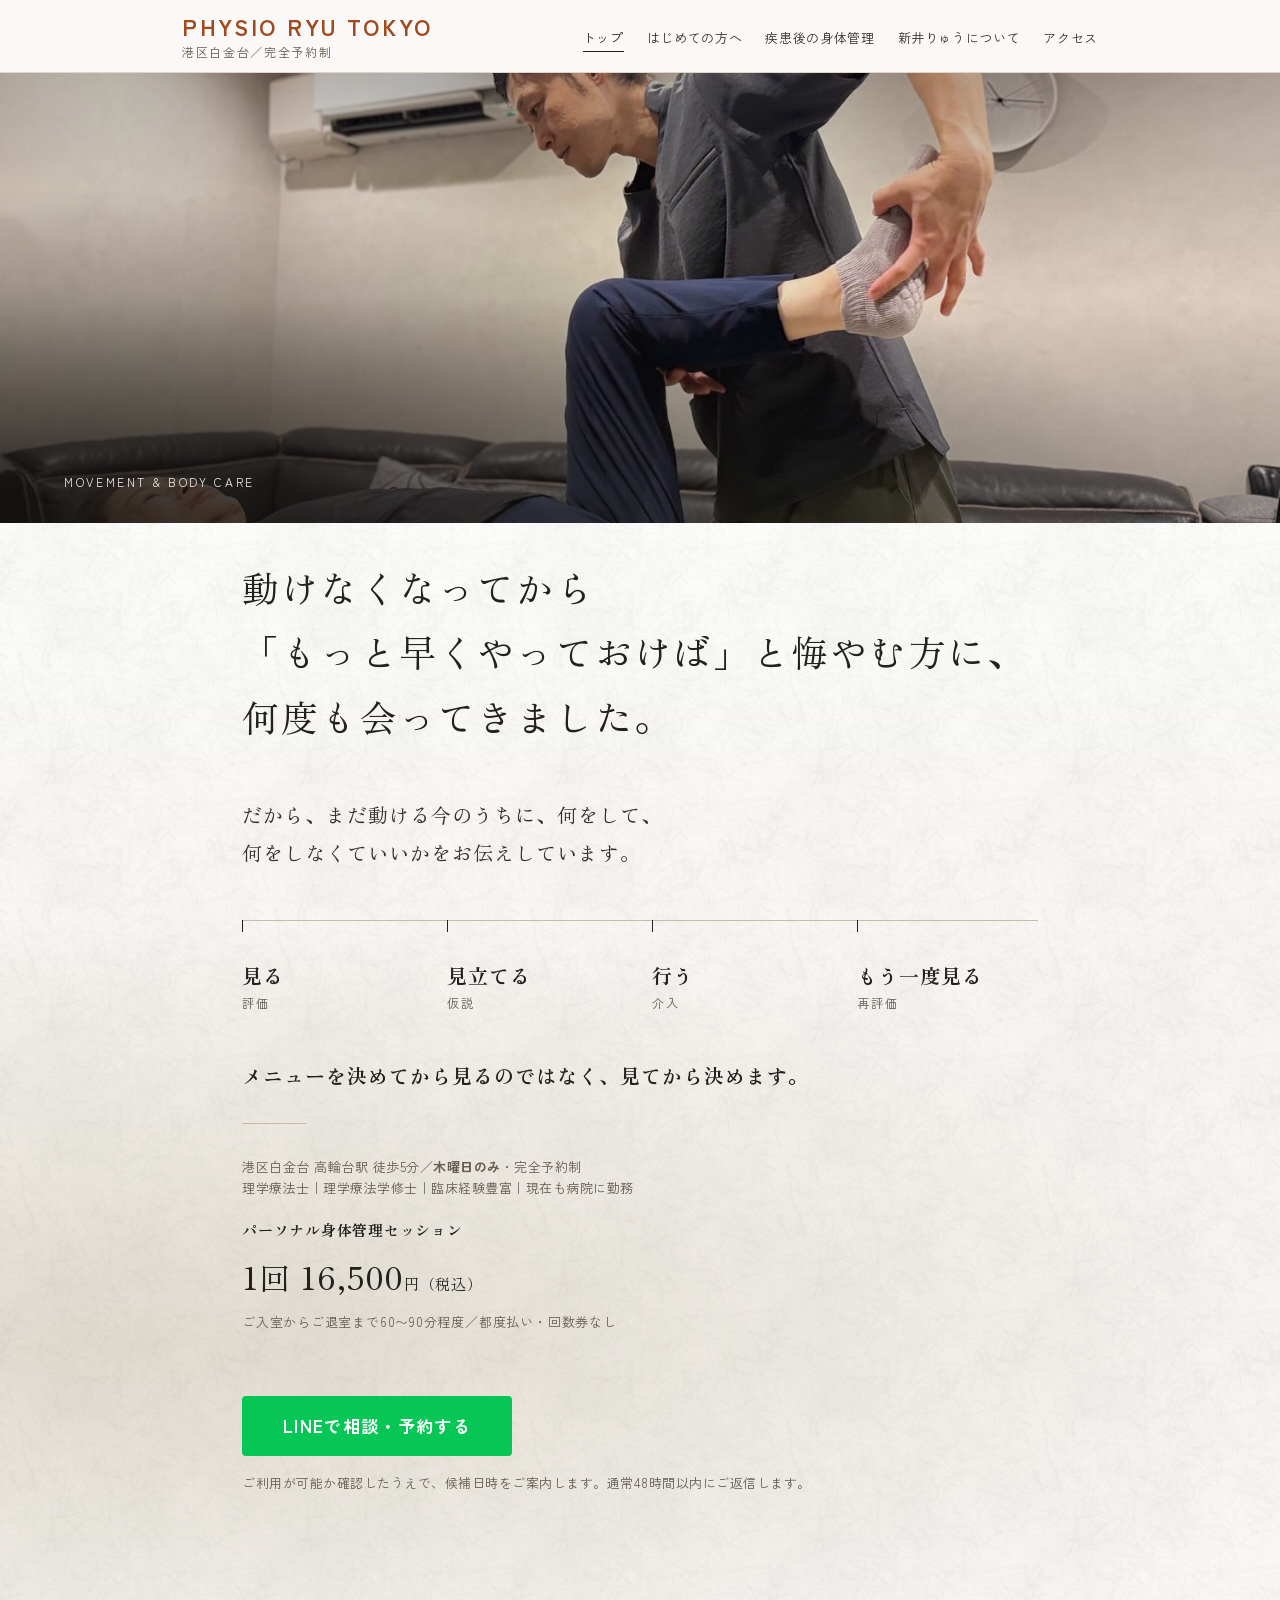
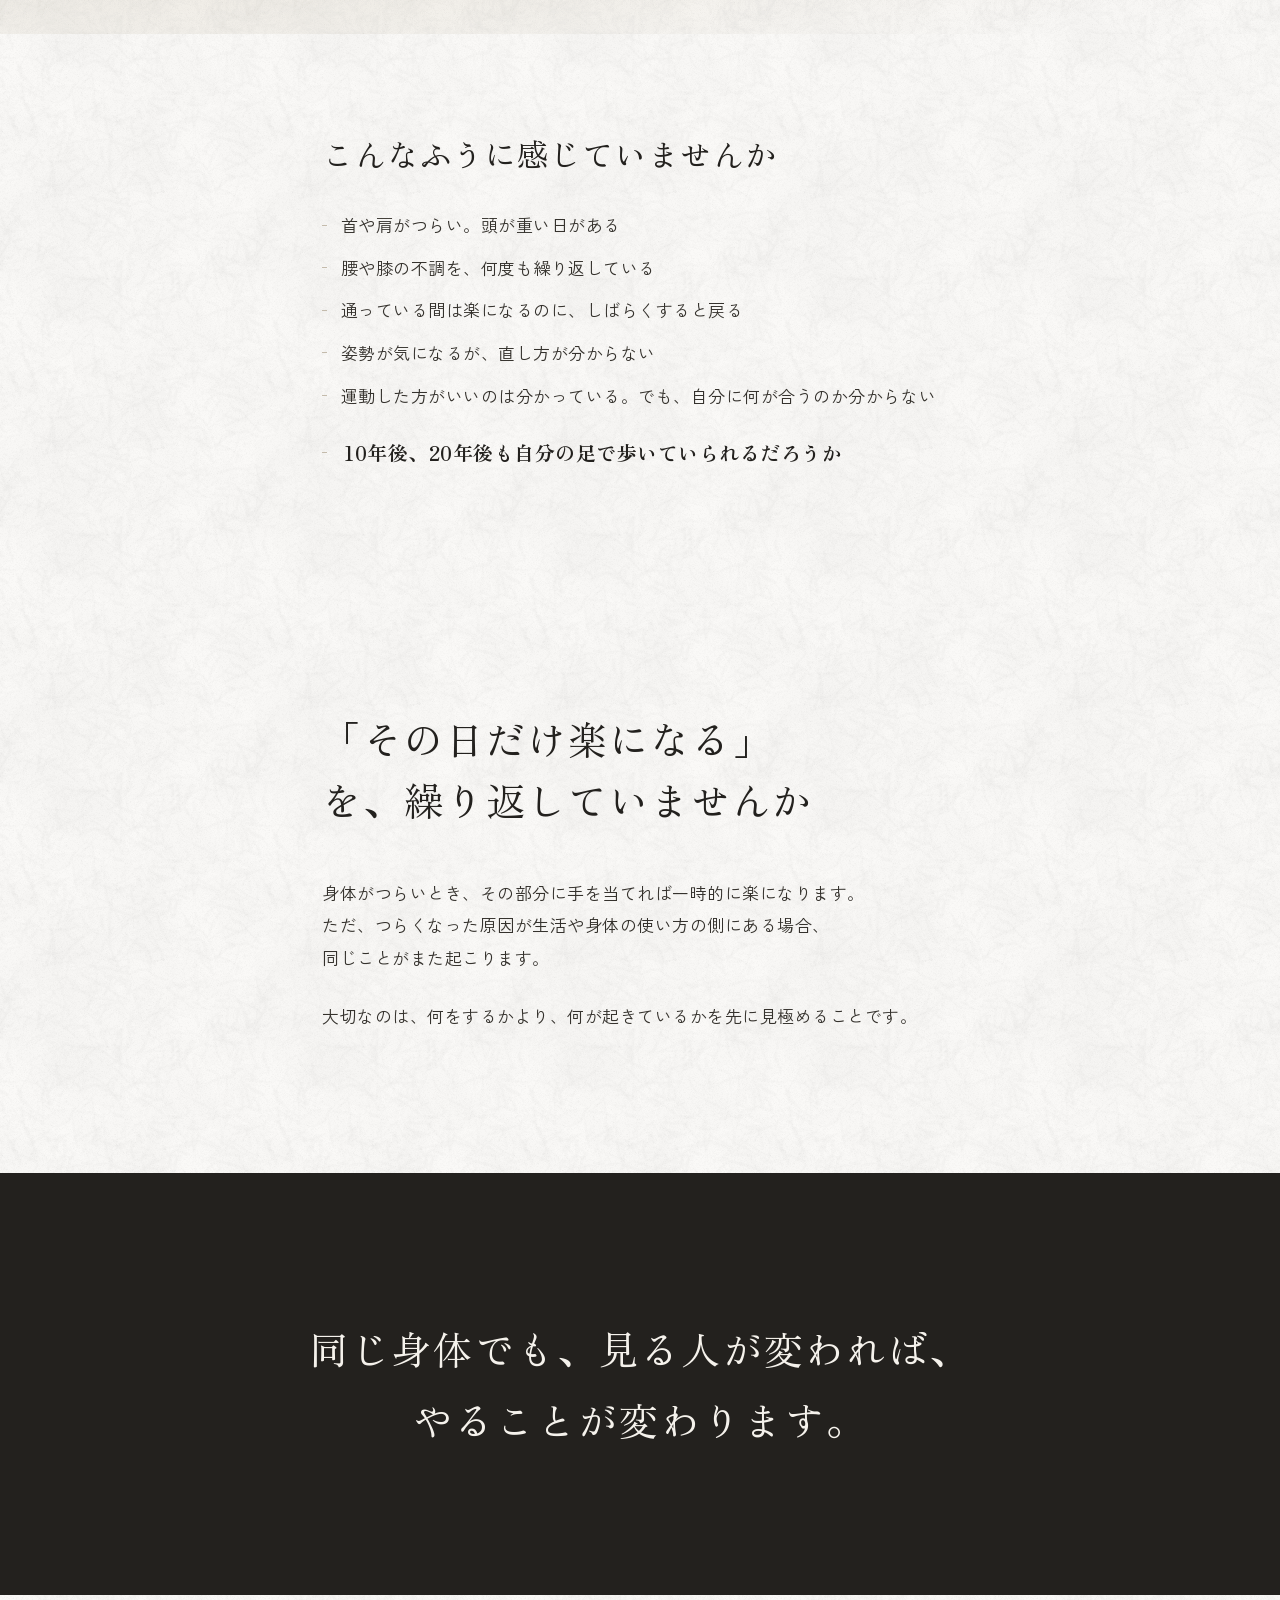
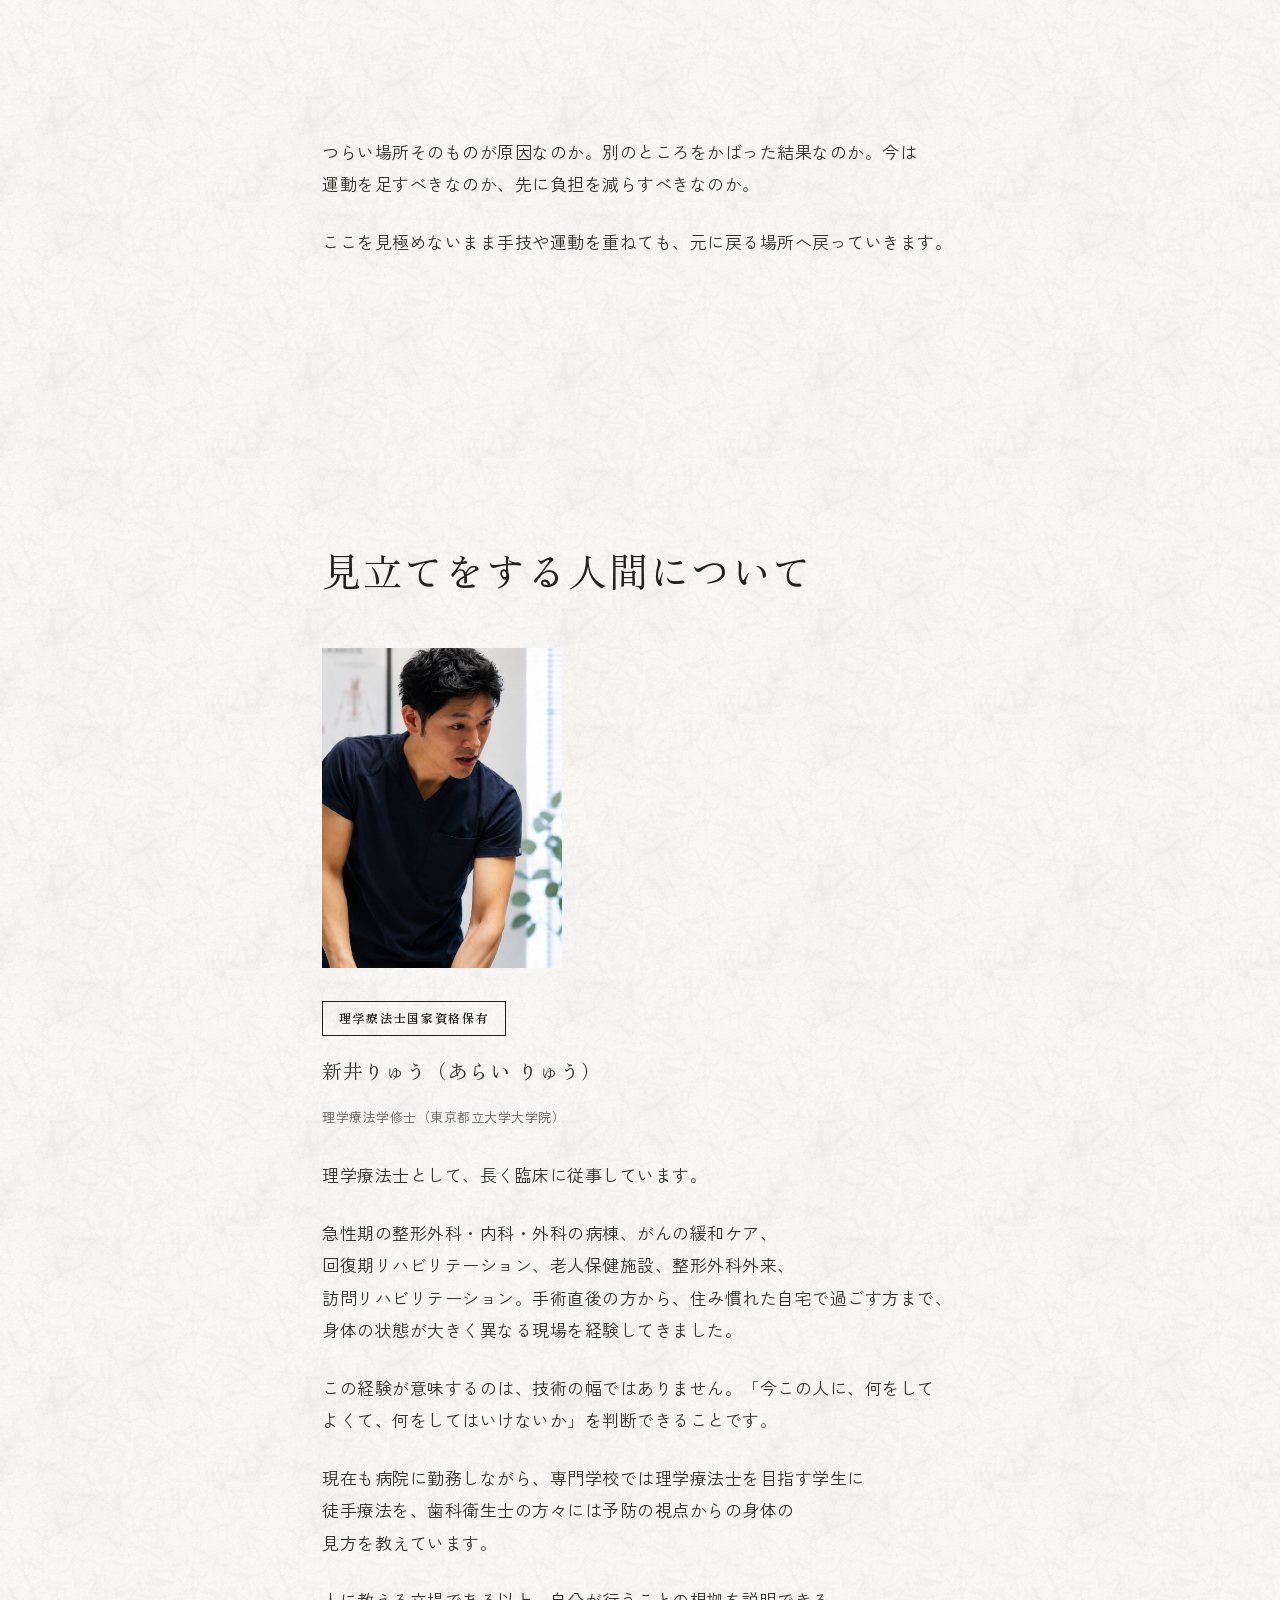
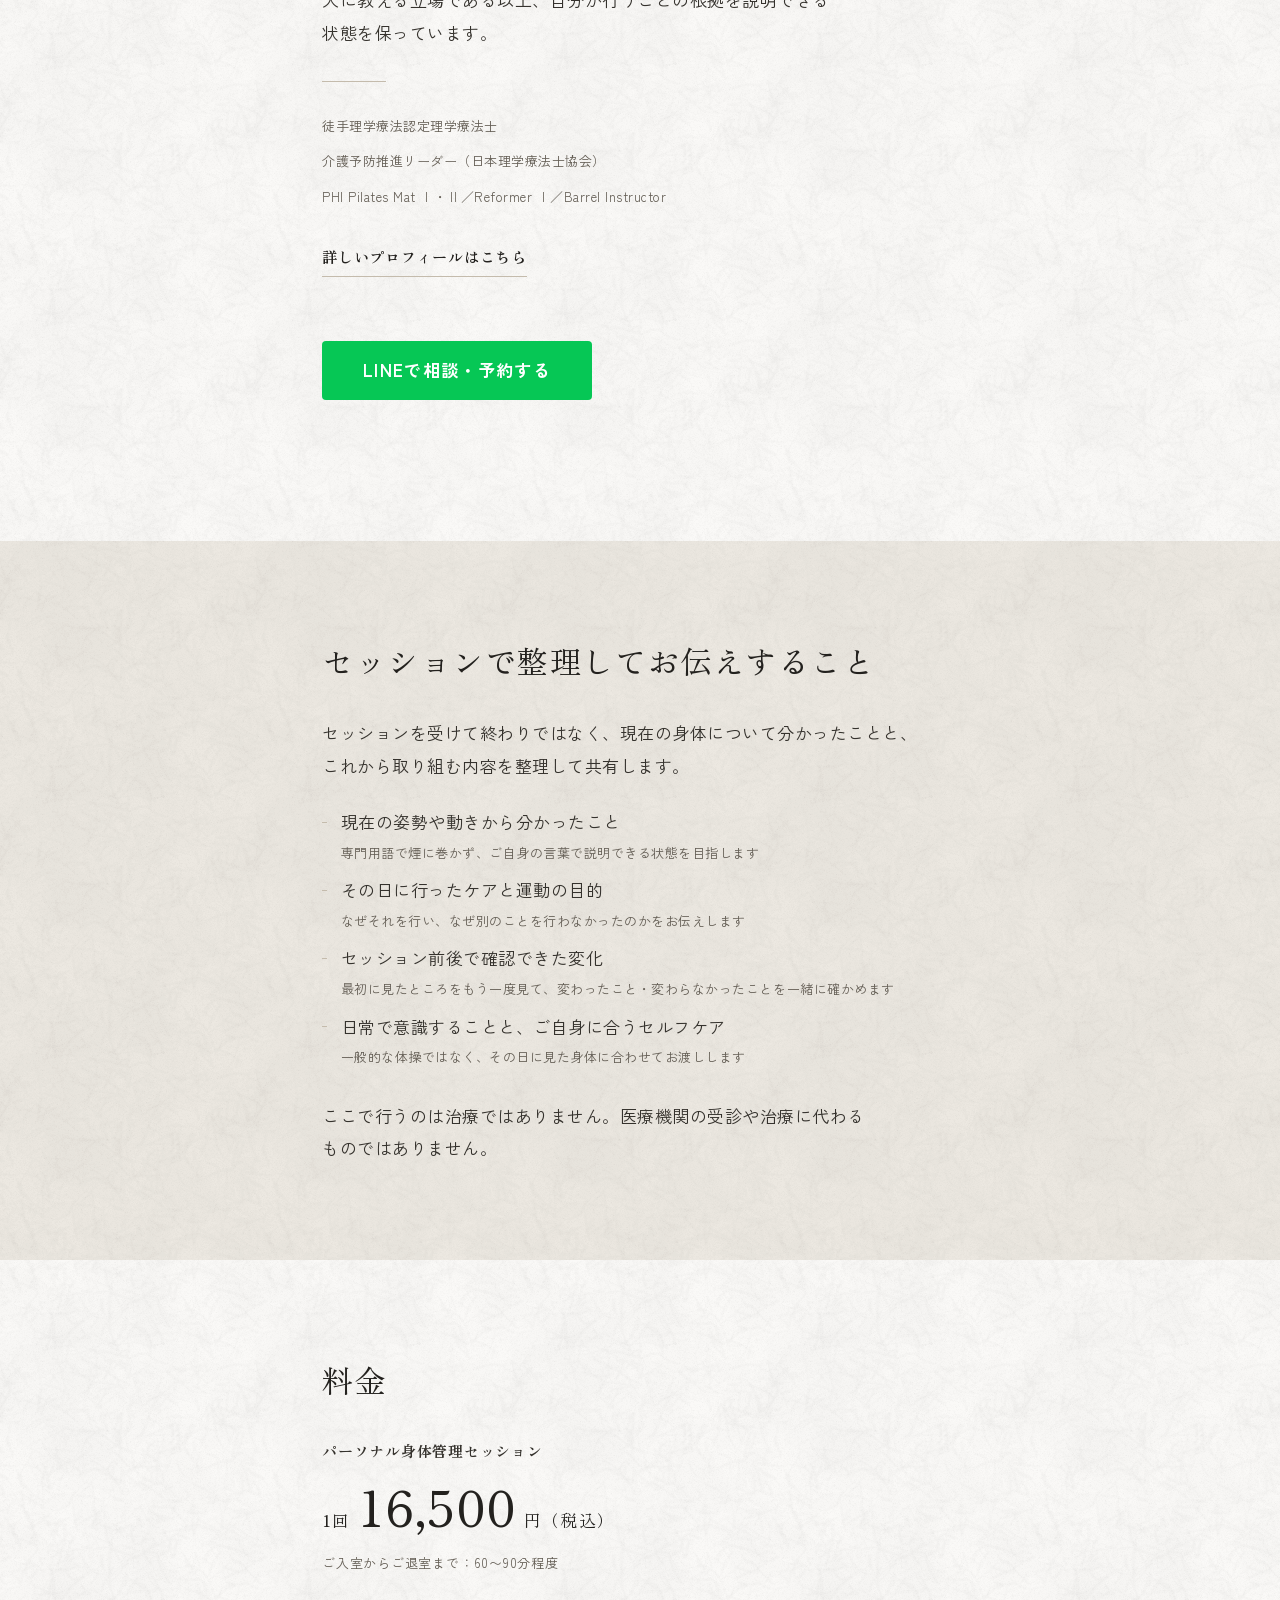
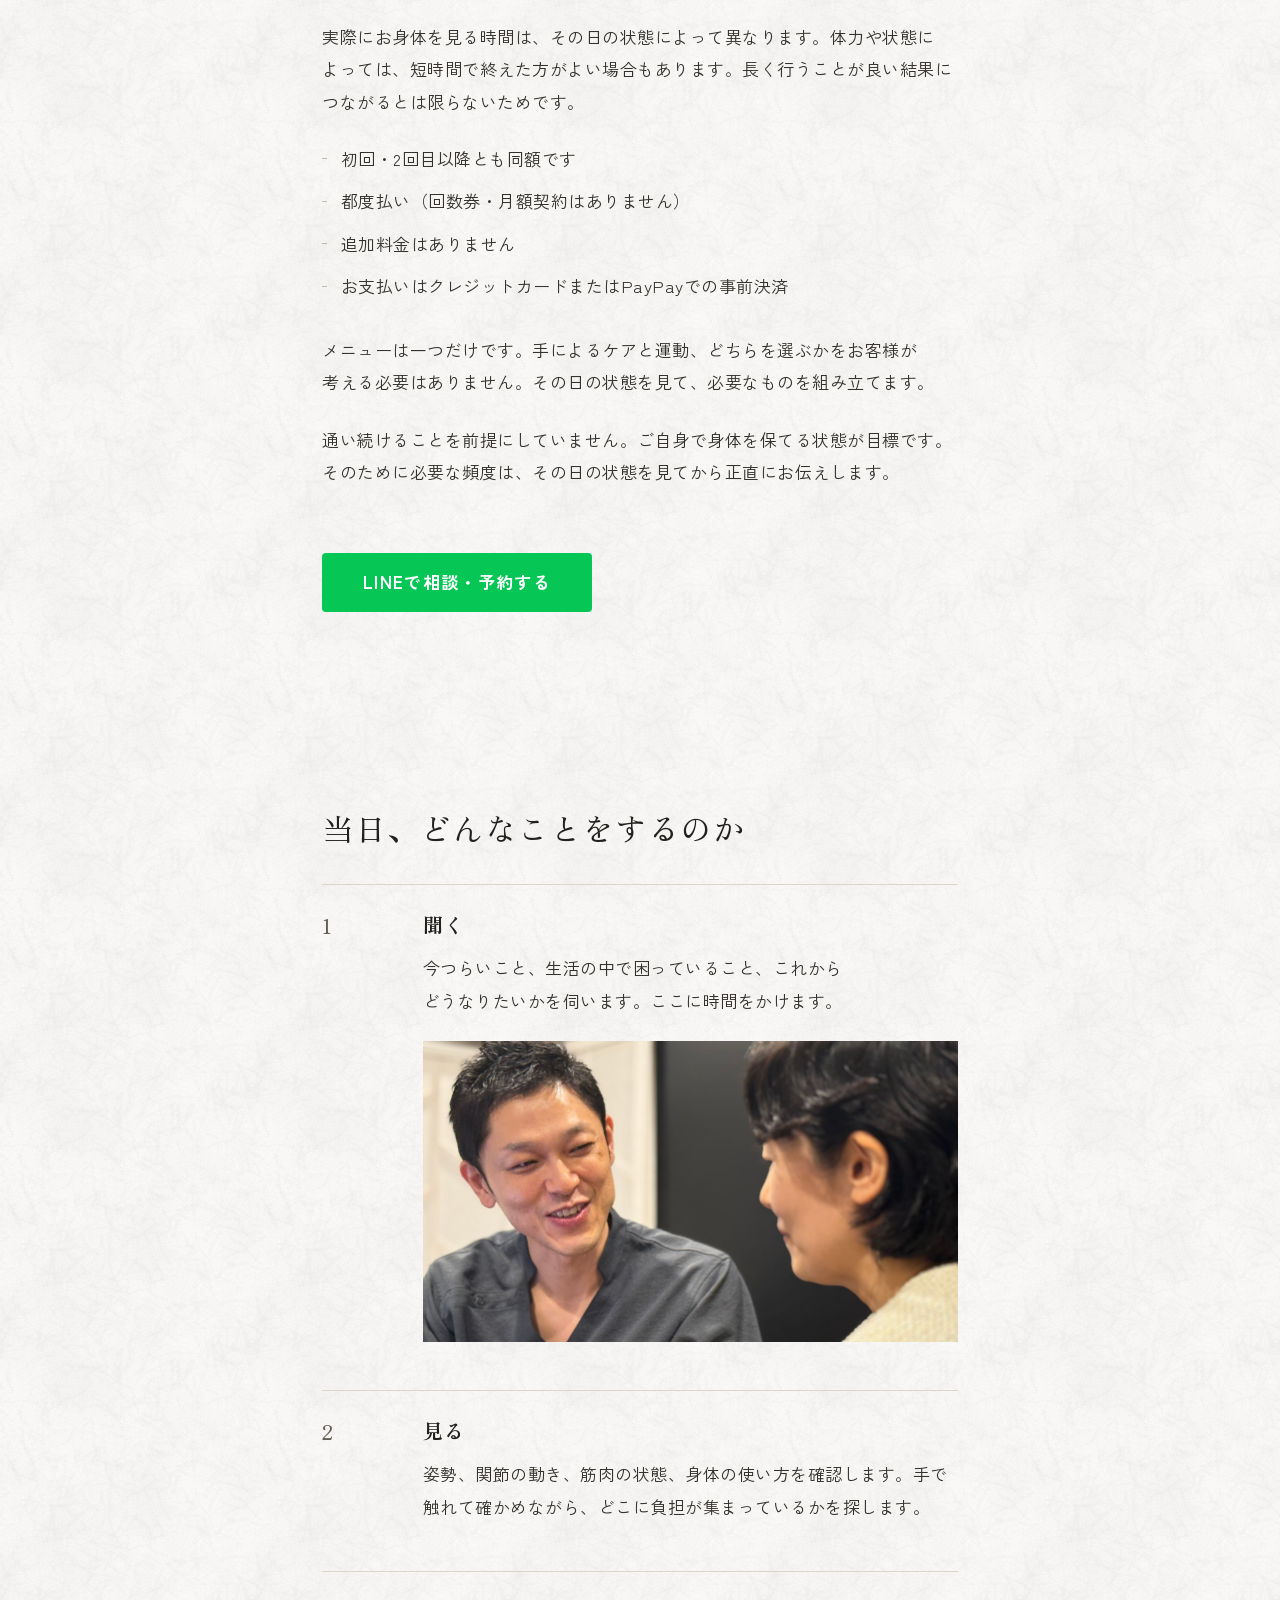
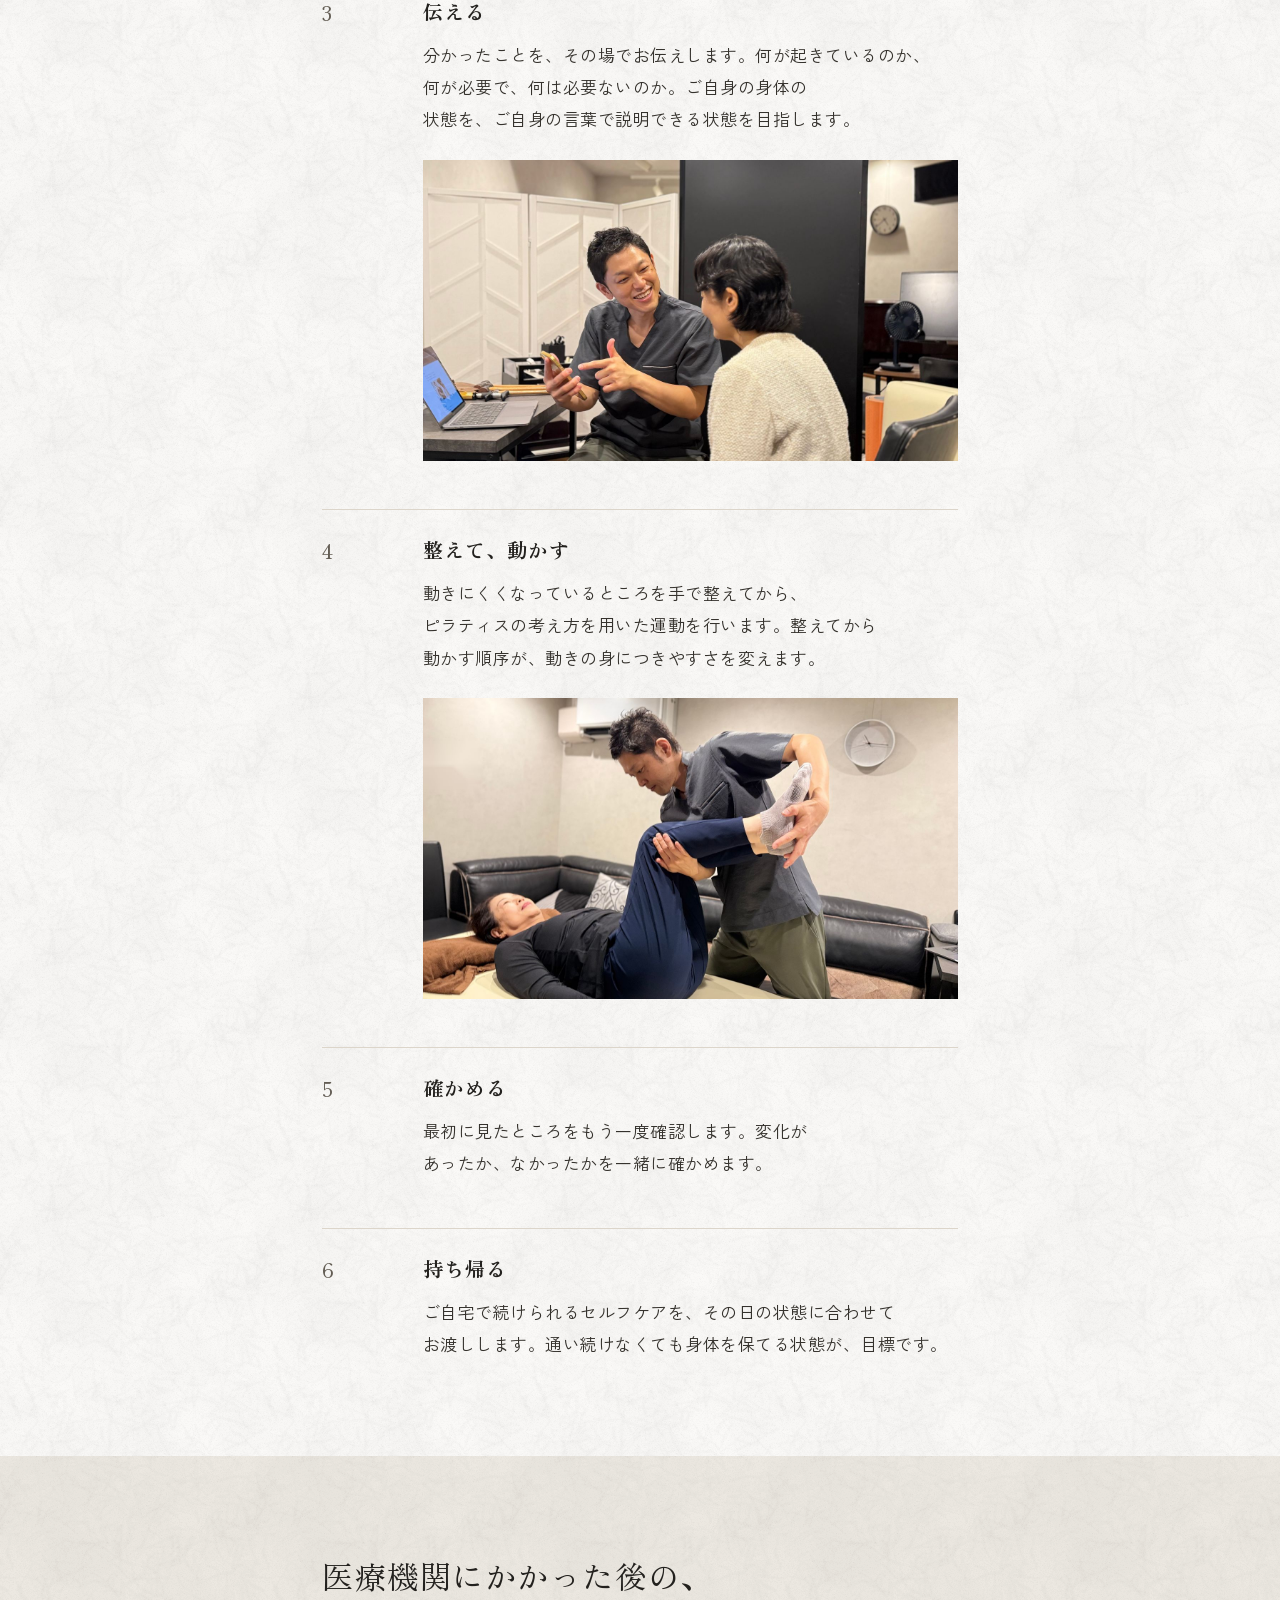
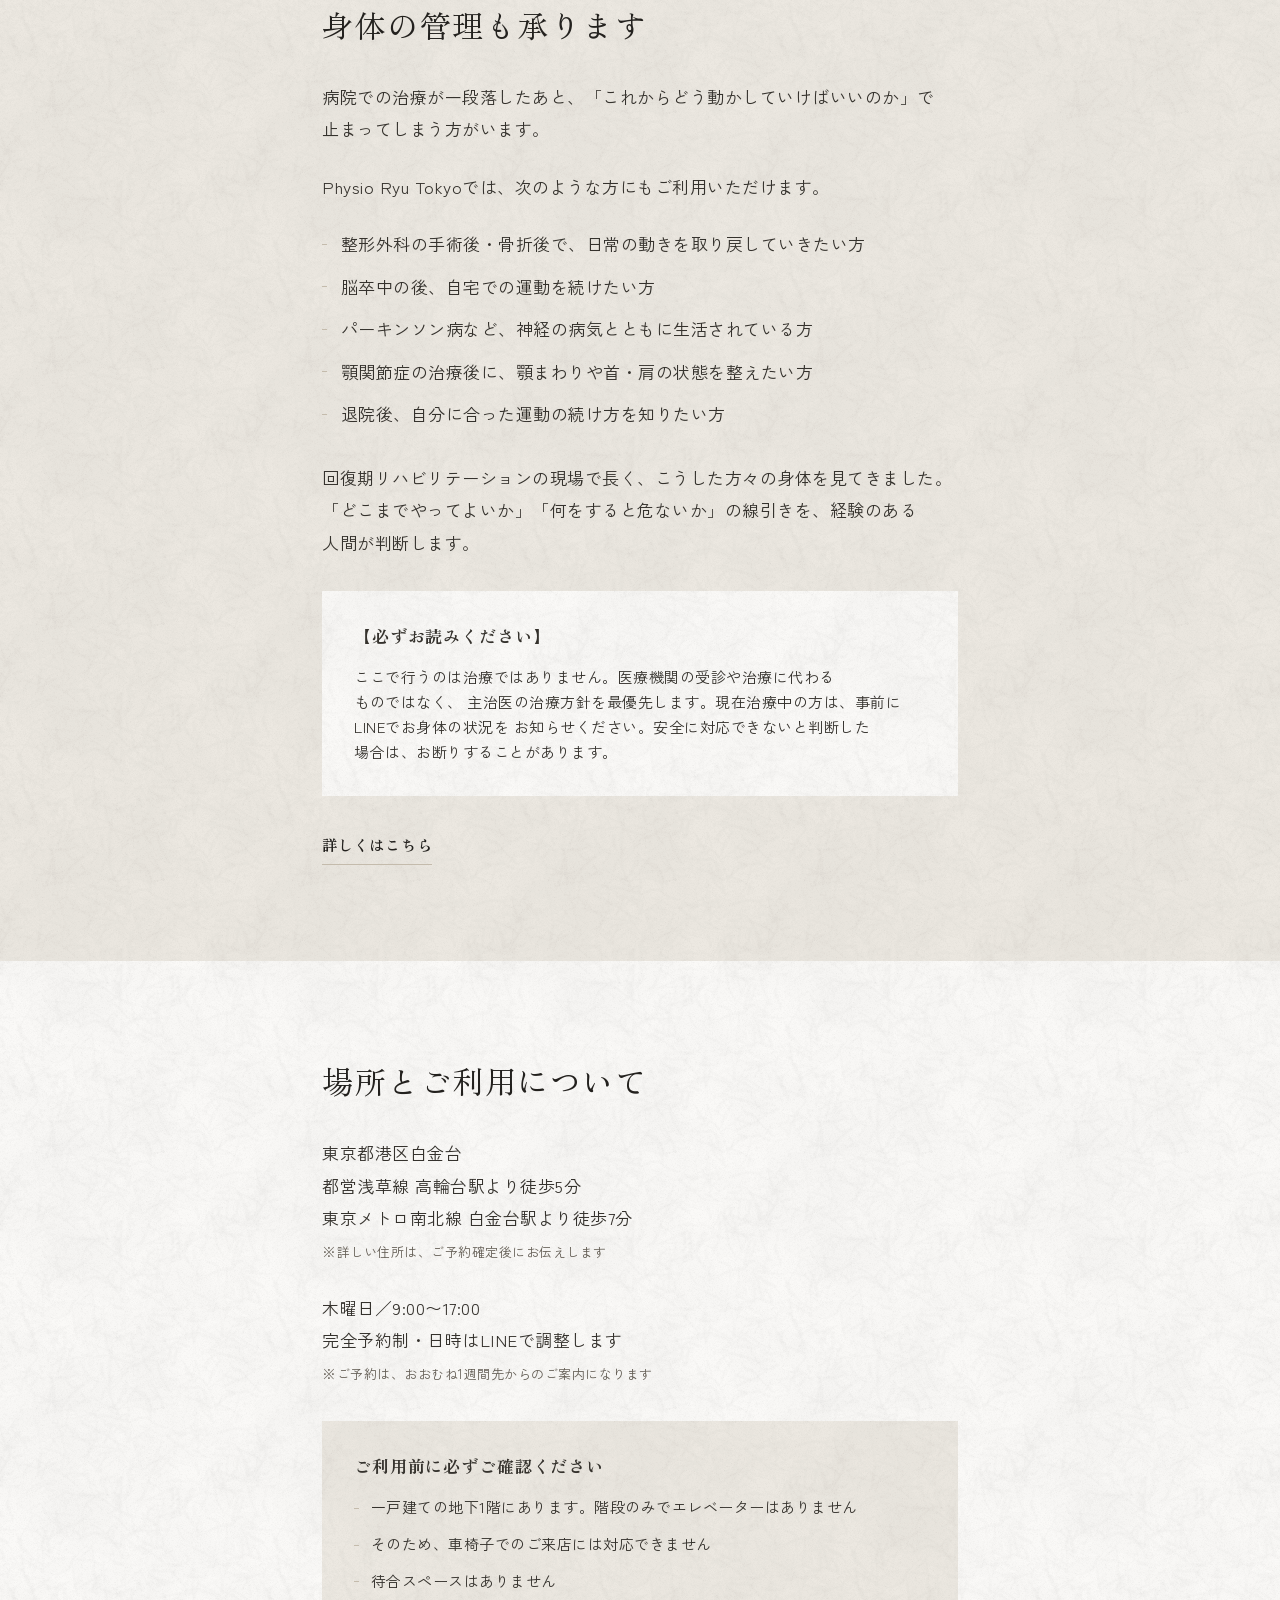
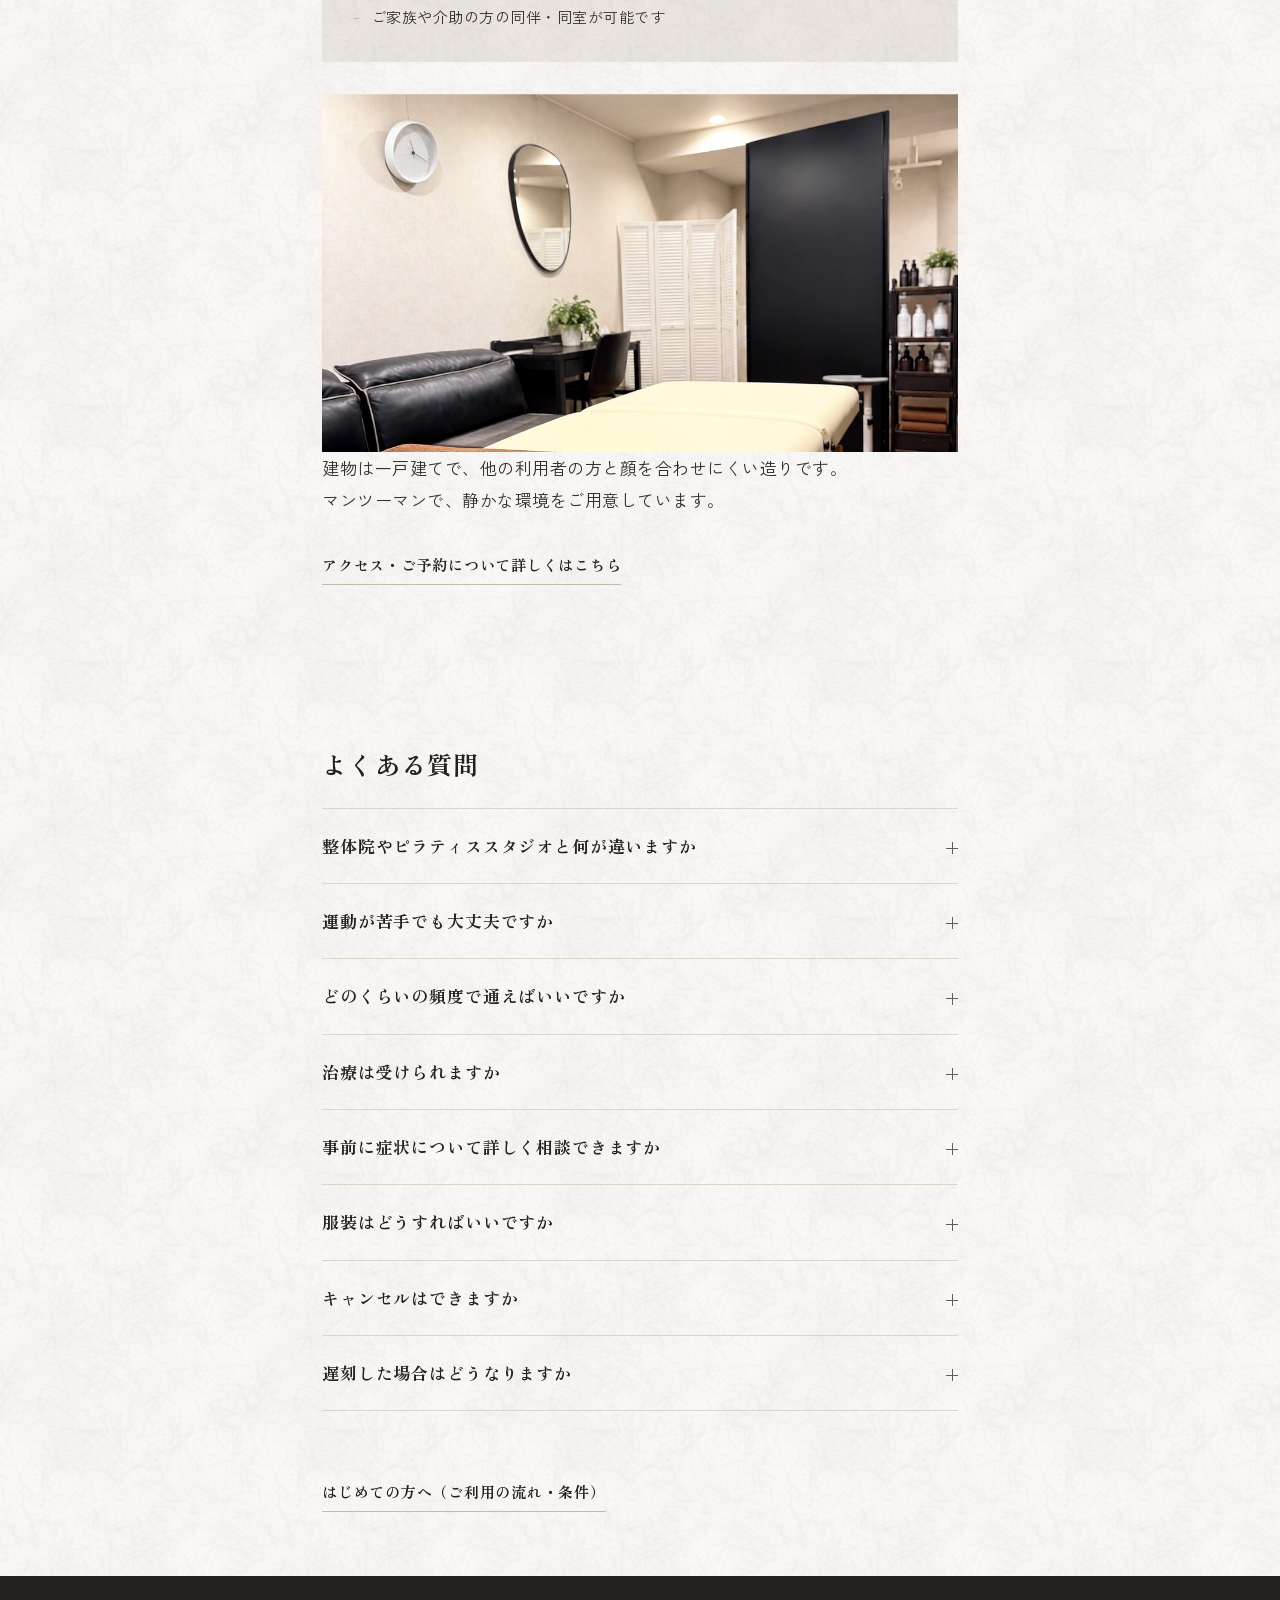
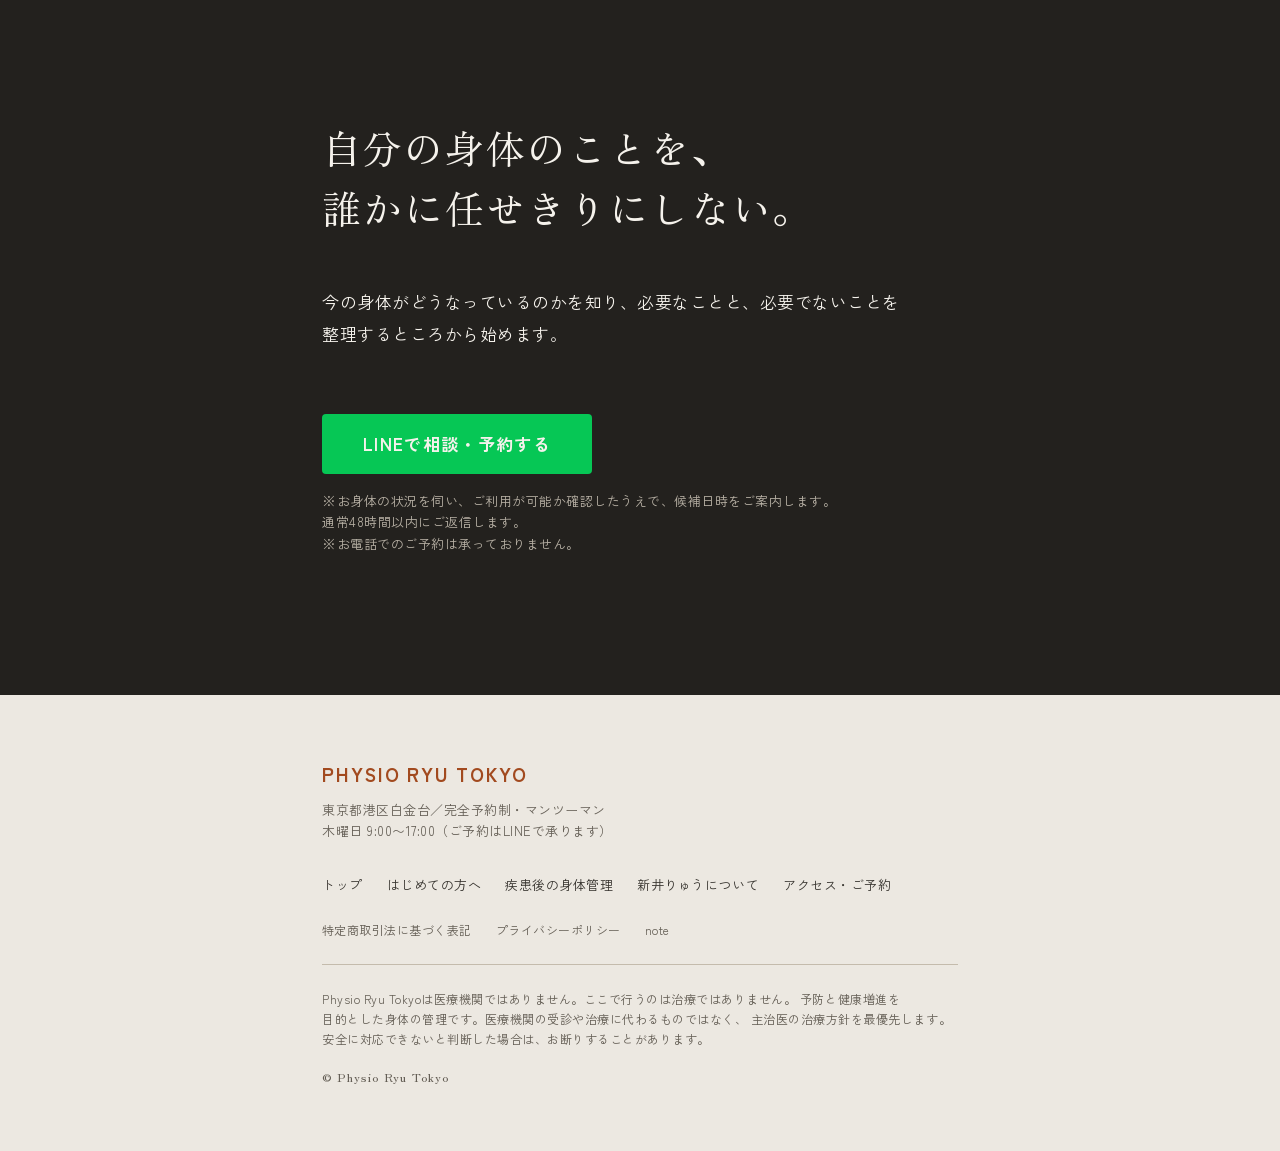
<file: physio-ryu-tokyo/index.html>
<!DOCTYPE html>
<html lang="ja">
<head>
<meta charset="UTF-8">
<meta name="viewport" content="width=device-width, initial-scale=1">

<!-- 公開前は noindex, nofollow のまま。開業時に下の1行を削除する -->
<meta name="robots" content="noindex, nofollow">

<title>Physio Ryu Tokyo｜港区白金台・理学療法士による完全予約制パーソナルスタジオ</title>
<meta name="description" content="港区白金台の完全予約制パーソナルスタジオ。理学療法士免許を持つ経験豊富なトレーナーが、姿勢と動きを評価し、必要なケアと運動を組み立てます。現在も病院に勤務。1回16,500円（税込）・木曜日のみ・マンツーマン。">

<!-- OGP画像は images/ogp.jpg（設置済み）。og:url はドメイン確定後に差し替え -->
<meta property="og:type" content="website">
<meta property="og:site_name" content="Physio Ryu Tokyo">
<meta property="og:locale" content="ja_JP">
<meta property="og:title" content="Physio Ryu Tokyo｜港区白金台・理学療法士による完全予約制パーソナルスタジオ">
<meta property="og:description" content="港区白金台の完全予約制パーソナルスタジオ。理学療法士免許を持つ経験豊富なトレーナーが、姿勢と動きを評価し、必要なケアと運動を組み立てます。1回16,500円（税込）・木曜日のみ・マンツーマン。">
<meta property="og:url" content="">
<meta property="og:image" content="images/ogp.jpg">
<meta name="twitter:card" content="summary_large_image">

<link rel="preconnect" href="https://fonts.googleapis.com">
<link rel="preconnect" href="https://fonts.gstatic.com" crossorigin>
<link href="https://fonts.googleapis.com/css2?family=Zen+Kaku+Gothic+New:wght@400;500;700&amp;family=Zen+Old+Mincho:wght@400;700&amp;display=swap" rel="stylesheet">

<link rel="stylesheet" href="css/style.css">
</head>
<body>

<a class="skip-link" href="#main">本文へスキップ</a>

<!-- ==========================================================================
     共通ヘッダー（下層ページでは href の先頭に ../ を付ける。
     例: index.html → ../index.html ／ first-visit/index.html → ../first-visit/index.html）
========================================================================== -->
<header class="site-header">
  <div class="site-header__inner">
    <a class="brand" href="index.html">
      <span class="brand__name">Physio Ryu Tokyo</span>
      <span class="brand__sub">港区白金台／完全予約制</span>
    </a>

    <button class="nav-toggle" type="button" aria-expanded="false" aria-controls="gnav">
      <span class="nav-toggle__bar" aria-hidden="true"></span>
      <span class="visually-hidden">メニューを開く</span>
    </button>

    <nav class="gnav" id="gnav" aria-label="グローバルナビゲーション">
      <ul class="gnav__list">
        <li><a class="gnav__link is-current" href="index.html" aria-current="page">トップ</a></li>
        <li><a class="gnav__link" href="first-visit/index.html">はじめての方へ</a></li>
        <li><a class="gnav__link" href="after-treatment/index.html">疾患後の身体管理</a></li>
        <li><a class="gnav__link" href="about/index.html">新井りゅうについて</a></li>
        <li><a class="gnav__link" href="access/index.html">アクセス</a></li>
      </ul>
    </nav>
  </div>
</header>

<main id="main">

<!-- ==========================================================================
     ① ファーストビュー
     写真の帯 → 主コピー → 進め方の4工程（Signature Element）→ 意味を言う一文
     → 条件 → 価格 → CTA。
     「メニューを決めてから見るのではない」ことを、読ませずに図で伝えるのが狙い。

     先頭の帯は文章を載せず、写真だけを担当させる。
     全面写真にすると価格と条件が1画面ぶん遠くなり、
     主コピーも短いスローガンに置き換わってしまうため、帯にとどめている。

     帯の写真は「空っぽの部屋」ではなく「一対一で見てもらえる様子」にしている。
     最初は無人の部屋の写真を使っていたが、部屋を大きく見せるほど
     生活感のある物（配線・ポーチなど）まで写り込んでしまい、
     どの角度で撮り直しても解決しなかった。
     一人でやる「見立て」の事業では、主役は部屋ではなく人であるべき、
     という以前の競合分析の結論とも合う。すでに他のページで使っている
     施術写真（after-check.jpg）を、そのままここにも使っている -->
<!-- 写真を差し替えたら、英字のコントラストを測り直すこと
     （覆いの濃さは、いまの写真で実測して決めている） -->
<section class="hero-band" data-cta-hide>
  <img class="hero-band__img" src="images/studio-band.jpg" alt="脚の動く範囲を確かめている場面">
  <div class="hero-band__scrim"></div>
  <p class="hero-band__tag">MOVEMENT &amp; BODY CARE</p>
</section>

<section class="section section--major hero hero--under" data-cta-hide>
  <!-- ヒーローだけは本文の可読幅(700px)から外し、主コピーが指定どおり3行で組める幅にする -->
  <div class="wrap wrap--hero">
    <h1 class="hero__copy">
      動けなくなってから<br>
      <!-- スマホではこの行が1行に収まらない。かぎ括弧の中で切れないよう、
           引用部分だけを折り返し禁止にしておく -->
      <span class="u-nw">「もっと早くやっておけば」</span>と悔やむ方に、<br>
      何度も会ってきました。
    </h1>

    <p class="lead">だから、まだ動ける今のうちに、何をして、何をしなくていいかをお伝えしています。</p>

    <!-- Signature Element：進め方の4工程。
         「メニューを決めてから見る」のではないことを、読ませずに伝えるための図。
         番号は振らない（順序は罫が示している）。矢印・アイコン・色は使わない -->
    <ol class="flow" aria-label="当日の進め方">
      <li class="flow__step">
        <span class="flow__act">見る</span>
        <span class="flow__term">評価</span>
      </li>
      <li class="flow__step">
        <span class="flow__act">見立てる</span>
        <span class="flow__term">仮説</span>
      </li>
      <li class="flow__step">
        <span class="flow__act">行う</span>
        <span class="flow__term">介入</span>
      </li>
      <li class="flow__step">
        <span class="flow__act">もう一度見る</span>
        <span class="flow__term">再評価</span>
      </li>
    </ol>

    <p class="flow-note">メニューを決めてから見るのではなく、見てから決めます。</p>

    <hr class="rule">

    <p class="note-small">
      <!-- 「自分が行ける場所か」を1画面目で判断できるように、駅と徒歩分数をここに出す。
           「マンツーマン」を落としたのは、この一行が390px幅で折り返さない長さに
           収めるため。マンツーマンは「場所とご利用について」で書いている -->
      港区白金台 <span class="u-nw">高輪台駅 徒歩5分</span>／<strong class="u-nw-s">木曜日のみ</strong>・完全予約制<br>
      <!-- 「｜」の直後でしか折り返さないようにする。「現在も／病院に勤務」のように
           語の途中で切れるのと、行頭が「｜」で始まるのを両方防ぐ -->
      <span class="u-nw">理学療法士｜</span><span class="u-nw">理学療法学修士｜</span><span class="u-nw">臨床経験豊富｜</span><span class="u-nw">現在も病院に勤務</span>
    </p>

    <!-- 価格をここに置くのは、合わない方に11画面スクロールさせないため。
         枠が週1日しかない事業なので、来訪者数より適合率を優先する。
         時間は「ご入室からご退室まで」と書くこと。
         実際に身体を見る時間はその日の状態で変わるので、
         「60分の施術」を約束したことにしない -->
    <p class="hero__price">
      <span class="hero__price-name">パーソナル身体管理セッション</span>
      <span class="hero__price-amt">1回 16,500<span class="hero__price-unit">円（税込）</span></span>
      <span class="hero__price-slot">ご入室からご退室まで60〜90分程度／都度払い・回数券なし</span>
    </p>

    <div class="cta-block cta-block--left">
      <a class="btn-line" href="https://lin.ee/6pUFgzJ">LINEで相談・予約する</a>
      <p class="cta-block__note">ご利用が可能か確認したうえで、候補日時をご案内します。通常48時間以内にご返信します。</p>
    </div>

  </div>
</section>
<!-- ==========================================================================
     ② 悩みへの共感
========================================================================== -->
<section class="section" data-cta-hide>
  <div class="wrap reveal">
    <h2 class="section-title">こんなふうに感じていませんか</h2>

    <ul class="list-dot u-mb-0">
      <li>首や肩がつらい。頭が重い日がある</li>
      <li>腰や膝の不調を、何度も繰り返している</li>
      <li>通っている間は楽になるのに、しばらくすると戻る</li>
      <li>姿勢が気になるが、直し方が分からない</li>
      <li>運動した方がいいのは分かっている。でも、自分に何が合うのか分からない</li>
      <li class="list-dot__item--emph">10年後、20年後も自分の足で歩いていられるだろうか</li>
    </ul>
  </div>
</section>
<!-- ==========================================================================
     ③ なぜ、戻るのか
     ※ 指示書原文にあった1語が12章の禁止表現に当たるため、
       趣旨（一時的に楽になるだけ）を保ったまま「その部分に手を当てれば」に置き換えている
========================================================================== -->
<section class="section section--major" data-cta-hide>
  <div class="wrap reveal">
    <h2 class="section-title">「その日だけ楽になる」を、繰り返していませんか</h2>

    <p>
      身体がつらいとき、その部分に手を当てれば一時的に楽になります。ただ、つらくなった原因が生活や身体の使い方の側にある場合、同じことがまた起こります。
    </p>

    <p>大切なのは、何をするかより、何が起きているかを先に見極めることです。</p>
  </div>

  <!-- このページで最も重要な一文。黒い面に載せて、紙 → 黒 → 紙で浮き上がらせる。
       黒い面はサイト全体で2枚まで（もう1枚は⑩の最終CTA）。
       自動折り返しに任せると「やるこ／と」で切れるため、読点で明示的に改行する -->
  <div class="quote-plane">
    <p class="pull-quote">同じ身体でも、<br class="u-br-sp">見る人が変われば、<br>やることが変わります。</p>
  </div>

  <div class="wrap">
    <p>
      つらい場所そのものが原因なのか。別のところをかばった結果なのか。今は運動を足すべきなのか、先に負担を減らすべきなのか。
    </p>

    <p>
      ここを見極めないまま手技や運動を重ねても、元に戻る場所へ戻っていきます。
    </p>

  </div>
</section>
<!-- ==========================================================================
     ④ 誰が見るのか（プロフィール）
========================================================================== -->
<section class="section section--major" data-cta-hide>
  <div class="wrap reveal">
    <h2 class="section-title">見立てをする人間について</h2>

    <figure class="ph ph--portrait ph-face">
      <img class="ph__img" src="images/tmp-face.jpg" alt="新井りゅう">
    </figure>

    <p class="credential">理学療法士国家資格保有</p>

    <p class="lead u-mb-s">新井りゅう（あらい りゅう）</p>
    <p class="note-small u-mb-m">理学療法学修士（東京都立大学大学院）</p>

    <p>理学療法士として、長く臨床に従事しています。</p>

    <p>
      急性期の整形外科・内科・外科の病棟、がんの緩和ケア、回復期リハビリテーション、老人保健施設、整形外科外来、訪問リハビリテーション。手術直後の方から、住み慣れた自宅で過ごす方まで、身体の状態が大きく異なる現場を経験してきました。
    </p>

    <p>
      この経験が意味するのは、技術の幅ではありません。「今この人に、何をしてよくて、何をしてはいけないか」を判断できることです。
    </p>

    <p>
      現在も病院に勤務しながら、専門学校では理学療法士を目指す学生に徒手療法を、歯科衛生士の方々には予防の視点からの身体の見方を教えています。
    </p>

    <p>
      人に教える立場である以上、自分が行うことの根拠を説明できる状態を保っています。
    </p>

    <hr class="rule">

    <!-- 資格はトップでは3つだけ。全リストは about ページに置く -->
    <ul class="list-plain note-small u-mb-m">
      <li>徒手理学療法認定理学療法士</li>
      <li>介護予防推進リーダー（日本理学療法士協会）</li>
      <li>PHI Pilates Mat Ⅰ・Ⅱ／Reformer Ⅰ／Barrel Instructor</li>
    </ul>

    <p class="u-mb-0"><a class="link-more" href="about/index.html">詳しいプロフィールはこちら</a></p>

    <div class="cta-block" data-cta-hide>
      <a class="btn-line" href="https://lin.ee/6pUFgzJ">LINEで相談・予約する</a>
    </div>
  </div>
</section>
<!-- ==========================================================================
     ⑤ セッションで整理してお伝えすること
     ---------------------------------------------------------------------------
     16,500円の対価を、成果物として書く章。プロフィール（根拠）と料金（価格）の
     あいだに置くことに意味がある。順序を変えないこと。

     効果を断定しない。ここに書いてよいのは「こちらが行うこと」だけで、
     「こうなります」は書けない。文末はすべて「お伝えします／整理します」で止める。
========================================================================== -->
<section class="section section--plane">
  <div class="wrap reveal">
    <h2 class="section-title">セッションで整理してお伝えすること</h2>

    <p>
      セッションを受けて終わりではなく、現在の身体について分かったことと、これから取り組む内容を整理して共有します。
    </p>

    <ul class="list-dot">
      <li>
        現在の姿勢や動きから分かったこと
        <span class="list-dot__note">専門用語で煙に巻かず、ご自身の言葉で説明できる状態を目指します</span>
      </li>
      <li>
        その日に行ったケアと運動の目的
        <span class="list-dot__note">なぜそれを行い、なぜ別のことを行わなかったのかをお伝えします</span>
      </li>
      <li>
        セッション前後で確認できた変化
        <span class="list-dot__note">最初に見たところをもう一度見て、変わったこと・変わらなかったことを一緒に確かめます</span>
      </li>
      <li>
        日常で意識することと、ご自身に合うセルフケア
        <span class="list-dot__note">一般的な体操ではなく、その日に見た身体に合わせてお渡しします</span>
      </li>
    </ul>

    <p class="u-mb-0">
      ここで行うのは治療ではありません。医療機関の受診や治療に代わるものではありません。
    </p>
  </div>
</section>
<!-- ==========================================================================
     ⑥ 料金と時間 ─ 価格を主表示、時間は補足情報
========================================================================== -->
<section class="section">
  <div class="wrap reveal">
    <h2 class="section-title">料金</h2>

    <div class="price">
      <p class="price__name">パーソナル身体管理セッション</p>
      <p class="price__amount">
        <span class="price__times">1回</span>16,500<span class="price__unit">円（税込）</span>
      </p>
      <p class="price__slot">ご入室からご退室まで：60〜90分程度</p>
    </div>

    <p>
      実際にお身体を見る時間は、その日の状態によって異なります。体力や状態によっては、短時間で終えた方がよい場合もあります。長く行うことが良い結果につながるとは限らないためです。
    </p>

    <ul class="list-dot">
      <li>初回・2回目以降とも同額です</li>
      <li>都度払い（回数券・月額契約はありません）</li>
      <li>追加料金はありません</li>
      <li>お支払いはクレジットカードまたはPayPayでの事前決済</li>
    </ul>

    <p>
      メニューは一つだけです。手によるケアと運動、どちらを選ぶかをお客様が考える必要はありません。その日の状態を見て、必要なものを組み立てます。
    </p>

    <!-- 「何回必要か」への答え。競合はここで回数や期間を約束するが、
         このサイトの答えは「通わせない」。約束できる事業にしか書けない一文なので、
         下層ページに置かずトップの料金に出す -->
    <p class="u-mb-0">
      通い続けることを前提にしていません。ご自身で身体を保てる状態が目標です。そのために必要な頻度は、その日の状態を見てから正直にお伝えします。
    </p>

    <div class="cta-block" data-cta-hide>
      <a class="btn-line" href="https://lin.ee/6pUFgzJ">LINEで相談・予約する</a>
    </div>
  </div>
</section>
<!-- ==========================================================================
     ⑦ セッションの流れ
     写真は「聞く」と「伝える」の2枚だけにしてある。
     6工程すべてに写真を入れると、この章だけでスマホ3画面を超える。
     ここは読ませる章なので、写真を増やすと前後の余白の落差が消える。
========================================================================== -->
<section class="section">
  <div class="wrap reveal">
    <h2 class="section-title">当日、どんなことをするのか</h2>

    <ol class="steps">
      <li class="step">
        <span class="step__num" aria-hidden="true">1</span>
        <h3 class="step__title">聞く</h3>
        <div class="step__body">
          <p>
            今つらいこと、生活の中で困っていること、これからどうなりたいかを伺います。ここに時間をかけます。
          </p>
        </div>
        <figure class="ph ph--wide step__figure"><img class="ph__img" src="images/session-listen.jpg" alt="向かい合って話を聞いている場面"></figure>
      </li>

      <li class="step">
        <span class="step__num" aria-hidden="true">2</span>
        <h3 class="step__title">見る</h3>
        <div class="step__body">
          <p>
            姿勢、関節の動き、筋肉の状態、身体の使い方を確認します。手で触れて確かめながら、どこに負担が集まっているかを探します。
          </p>
        </div>
      </li>

      <li class="step">
        <span class="step__num" aria-hidden="true">3</span>
        <h3 class="step__title">伝える</h3>
        <div class="step__body">
          <p>
            分かったことを、その場でお伝えします。何が起きているのか、何が必要で、何は必要ないのか。ご自身の身体の状態を、ご自身の言葉で説明できる状態を目指します。
          </p>
        </div>
        <figure class="ph ph--wide step__figure"><img class="ph__img" src="images/session-explain.jpg" alt="画面を示しながら説明している場面"></figure>
      </li>

      <li class="step">
        <span class="step__num" aria-hidden="true">4</span>
        <h3 class="step__title">整えて、動かす</h3>
        <div class="step__body">
          <p>
            動きにくくなっているところを手で整えてから、ピラティスの考え方を用いた運動を行います。整えてから動かす順序が、動きの身につきやすさを変えます。
          </p>
        </div>
        <!-- この章で写真が2枚（聞く・伝える）しかなく、
             肝心の「行う」場面が1枚も出ていなかった。
             6工程すべてに入れると章だけで3画面を超えるので、3枚までにとどめる -->
        <figure class="ph ph--wide step__figure"><img class="ph__img" src="images/session-treat.jpg" alt="仰向けの方の脚を支えて動かしている場面"></figure>
      </li>

      <li class="step">
        <span class="step__num" aria-hidden="true">5</span>
        <h3 class="step__title">確かめる</h3>
        <div class="step__body">
          <p>
            最初に見たところをもう一度確認します。変化があったか、なかったかを一緒に確かめます。
          </p>
        </div>
      </li>

      <li class="step">
        <span class="step__num" aria-hidden="true">6</span>
        <h3 class="step__title">持ち帰る</h3>
        <div class="step__body">
          <p>
            ご自宅で続けられるセルフケアを、その日の状態に合わせてお渡しします。通い続けなくても身体を保てる状態が、目標です。
          </p>
        </div>
      </li>
    </ol>
  </div>
</section>
<!-- ==========================================================================
     ⑧ 疾患後の身体管理
========================================================================== -->
<section class="section section--plane">
  <div class="wrap reveal">
    <h2 class="section-title">医療機関にかかった後の、身体の管理も承ります</h2>

    <p>
      病院での治療が一段落したあと、「これからどう動かしていけばいいのか」で止まってしまう方がいます。
    </p>

    <p>Physio Ryu Tokyoでは、次のような方にもご利用いただけます。</p>

    <ul class="list-dot">
      <li>整形外科の手術後・骨折後で、日常の動きを取り戻していきたい方</li>
      <li>脳卒中の後、自宅での運動を続けたい方</li>
      <li>パーキンソン病など、神経の病気とともに生活されている方</li>
      <li>顎関節症の治療後に、顎まわりや首・肩の状態を整えたい方</li>
      <li>退院後、自分に合った運動の続け方を知りたい方</li>
    </ul>

    <p>
      回復期リハビリテーションの現場で長く、こうした方々の身体を見てきました。「どこまでやってよいか」「何をすると危ないか」の線引きを、経験のある人間が判断します。
    </p>

    <div class="notice">
      <p class="notice__title">【必ずお読みください】</p>
      <p>
        ここで行うのは治療ではありません。医療機関の受診や治療に代わるものではなく、
        主治医の治療方針を最優先します。現在治療中の方は、事前にLINEでお身体の状況を
        お知らせください。安全に対応できないと判断した場合は、お断りすることがあります。
      </p>
    </div>

    <p class="u-mb-0"><a class="link-more" href="after-treatment/index.html">詳しくはこちら</a></p>
  </div>
</section>
<!-- ==========================================================================
     ⑨ 場所・営業
     ---------------------------------------------------------------------------
     ここはアクセスページの要約に留める。写真と当日の流れはアクセスページにあり、
     トップで繰り返すと同じ内容で1.9画面を使うことになる。
     残すのは「行けるかどうか」を判断するための情報だけ。
========================================================================== -->
<section class="section">
  <div class="wrap reveal">
    <h2 class="section-title">場所とご利用について</h2>

    <p>
      東京都港区白金台<br>
      都営浅草線 高輪台駅より徒歩5分<br>
      東京メトロ南北線 白金台駅より徒歩7分<br>
      <span class="note-small">※詳しい住所は、ご予約確定後にお伝えします</span>
    </p>

    <p>
      木曜日／9:00〜17:00<br>
      完全予約制・日時はLINEで調整します<br>
      <!-- 「いつ行けるのか」への答え。週1日しか枠がないので、
           前日に思い立って来られる事業ではないことを先に書いておく -->
      <span class="note-small">※ご予約は、おおむね1週間先からのご案内になります</span>
    </p>

    <div class="notice">
      <p class="notice__title">ご利用前に必ずご確認ください</p>
      <ul class="list-dot">
        <li>一戸建ての地下1階にあります。階段のみでエレベーターはありません</li>
        <li>そのため、車椅子でのご来店には対応できません</li>
        <li>待合スペースはありません</li>
        <li>ご家族や介助の方の同伴・同室が可能です</li>
      </ul>
    </div>

    <figure class="ph ph--wide">
      <img class="ph__img" src="images/top-place.jpg" alt="施術スペース">
    </figure>

    <p class="u-mb-0">
      建物は一戸建てで、他の利用者の方と顔を合わせにくい造りです。マンツーマンで、静かな環境をご用意しています。
    </p>

    <p class="u-mt-m u-mb-0"><a class="link-more" href="access/index.html">アクセス・ご予約について詳しくはこちら</a></p>
  </div>
</section>
<!-- ==========================================================================
     ⑩ よくある質問（details / summary のアコーディオン）
========================================================================== -->
<section class="section section--minor">
  <div class="wrap reveal">
    <h2 class="section-title">よくある質問</h2>

    <div class="faq">
      <details class="faq__item">
        <summary class="faq__q">整体院やピラティススタジオと何が違いますか</summary>
        <div class="faq__a">
          <div>
            <p>
              どちらか一方を選ぶ必要がないことです。身体の状態を見たうえで、手によるケアが必要か、
              運動が必要か、どの順序で行うかを判断します。
              判断する人間が、そのまま最後まで担当します。
            </p>
          </div>
        </div>
      </details>

      <details class="faq__item">
        <summary class="faq__q">運動が苦手でも大丈夫ですか</summary>
        <div class="faq__a">
          <div>
            <p>大丈夫です。今の状態に合わせて内容を決めますので、事前の運動経験は問いません。</p>
          </div>
        </div>
      </details>

      <details class="faq__item">
        <summary class="faq__q">どのくらいの頻度で通えばいいですか</summary>
        <div class="faq__a">
          <div>
            <p>
              状態によって異なります。初回に現在の状態をお伝えしたうえで、必要な頻度をご提案します。
              通い続けることを前提にはしていません。
            </p>
          </div>
        </div>
      </details>

      <details class="faq__item">
        <summary class="faq__q">治療は受けられますか</summary>
        <div class="faq__a">
          <div>
            <p>
              いいえ。ここで行うのは治療ではありません。予防と健康増進を目的とした身体の管理です。
              痛みが強い場合や、原因がはっきりしない症状がある場合は、
              まず医療機関の受診をおすすめします。
            </p>
          </div>
        </div>
      </details>

      <details class="faq__item">
        <summary class="faq__q">事前に症状について詳しく相談できますか</summary>
        <div class="faq__a">
          <div>
            <p>
              ご予約前の確認事項についてはLINEでお答えします。
              ただしお身体の状態については、実際に拝見しないと正確なことをお伝えできません。
              文面のやりとりだけで判断すると、かえって誤ったご案内になる可能性があります。
              詳しくお伝えするのは、当日お会いしてからとさせてください。
            </p>
          </div>
        </div>
      </details>

      <details class="faq__item">
        <summary class="faq__q">服装はどうすればいいですか</summary>
        <div class="faq__a">
          <div>
            <p>動きやすい服装をお持ちください。着替えのスペースがあります。</p>
          </div>
        </div>
      </details>

      <details class="faq__item">
        <summary class="faq__q">キャンセルはできますか</summary>
        <div class="faq__a">
          <div>
            <p>
              ご予約日の2日前まで無料です。前日・当日のキャンセルおよび無断キャンセルは
              料金の100％を申し受けます。日時の変更も同様の扱いとなります。
              発熱や体調不良の場合は無理をせず、LINEでご連絡ください。
              安全を優先して個別に対応します。
            </p>
          </div>
        </div>
      </details>

      <details class="faq__item">
        <summary class="faq__q">遅刻した場合はどうなりますか</summary>
        <div class="faq__a">
          <div>
            <p>終了時刻は延長できません。15分以上遅れる場合は、LINEでご連絡をお願いします。</p>
          </div>
        </div>
      </details>
    </div>

    <p class="u-mt-l u-mb-0"><a class="link-more" href="first-visit/index.html">はじめての方へ（ご利用の流れ・条件）</a></p>
  </div>
</section>
<!-- ==========================================================================
     ⑪ 最終CTA ─ 背景色を変えて他セクションと差をつける
========================================================================== -->
<section class="section section--ink">
  <div class="wrap reveal">
    <!-- 中央揃えはページ内で pull-quote 1箇所だけに限る。
         ここは左揃えに統一して、見出し・本文・ボタンの左端を揃える -->
    <h2 class="section-title section-title--lg">
      自分の身体のことを、<br class="u-br-pc">
      誰かに任せきりにしない。
    </h2>

    <p class="u-mb-0">
      今の身体がどうなっているのかを知り、必要なことと、必要でないことを整理するところから始めます。
    </p>

    <div class="cta-block" data-cta-hide>
      <a class="btn-line" href="https://lin.ee/6pUFgzJ">LINEで相談・予約する</a>
      <p class="cta-block__note">
        ※お身体の状況を伺い、ご利用が可能か確認したうえで、候補日時をご案内します。<span class="u-nw">通常48時間以内</span>にご返信します。<br>
        ※お電話でのご予約は承っておりません。
      </p>
    </div>
  </div>
</section>

</main>

<!-- ==========================================================================
     共通フッター（下層ページでは href の先頭に ../ を付ける）
========================================================================== -->
<footer class="site-footer">
  <div class="site-footer__inner">
    <p class="site-footer__brand">Physio Ryu Tokyo</p>
    <address class="site-footer__addr">
      東京都港区白金台／完全予約制・マンツーマン<br>
      木曜日 9:00〜17:00（ご予約はLINEで承ります）
    </address>

    <nav class="footer-nav" aria-label="フッターナビゲーション">
      <ul class="footer-nav__list">
        <li><a href="index.html">トップ</a></li>
        <li><a href="first-visit/index.html">はじめての方へ</a></li>
        <li><a href="after-treatment/index.html">疾患後の身体管理</a></li>
        <li><a href="about/index.html">新井りゅうについて</a></li>
        <li><a href="access/index.html">アクセス・ご予約</a></li>
      </ul>
    </nav>

    <nav class="footer-links" aria-label="規約・外部リンク">
      <ul class="footer-links__list">
        <li><a href="legal/index.html">特定商取引法に基づく表記</a></li>
        <li><a href="privacy/index.html">プライバシーポリシー</a></li>
        <!-- note URL 未確定：確定後に href を差し替える -->
        <li><a href="#" target="_blank" rel="noopener">note</a></li>
      </ul>
    </nav>

    <p class="site-footer__note">
      Physio Ryu Tokyoは医療機関ではありません。ここで行うのは治療ではありません。
      予防と健康増進を目的とした身体の管理です。医療機関の受診や治療に代わるものではなく、
      主治医の治療方針を最優先します。安全に対応できないと判断した場合は、お断りすることがあります。
    </p>

    <p class="site-footer__copy">&copy; Physio Ryu Tokyo</p>
  </div>
</footer>

<!-- スマホ画面下部の固定CTA（全ページ共通） -->
<div class="fixed-cta">
  <a class="btn-line btn-line--block" href="https://lin.ee/6pUFgzJ">LINEで相談・予約する</a>
</div>

<script src="js/site.js" defer></script>
</body>
</html>
</file>
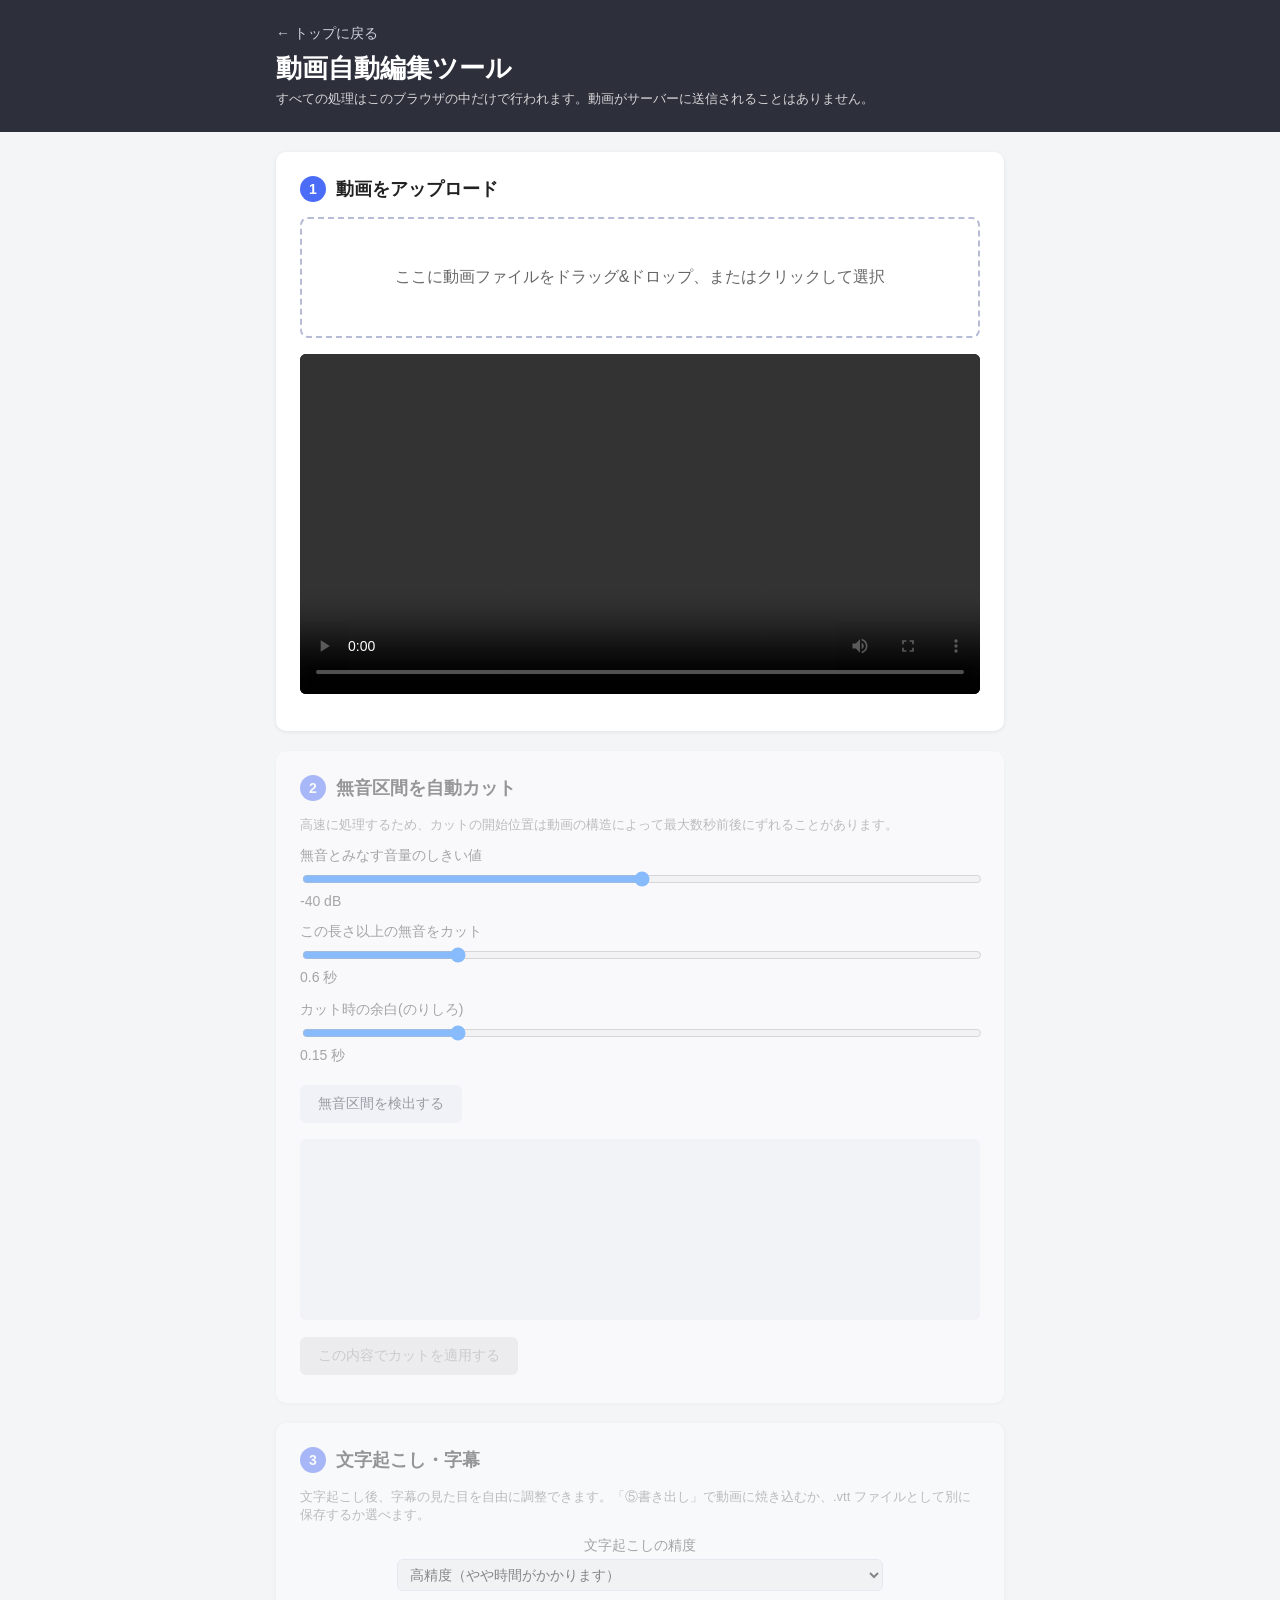
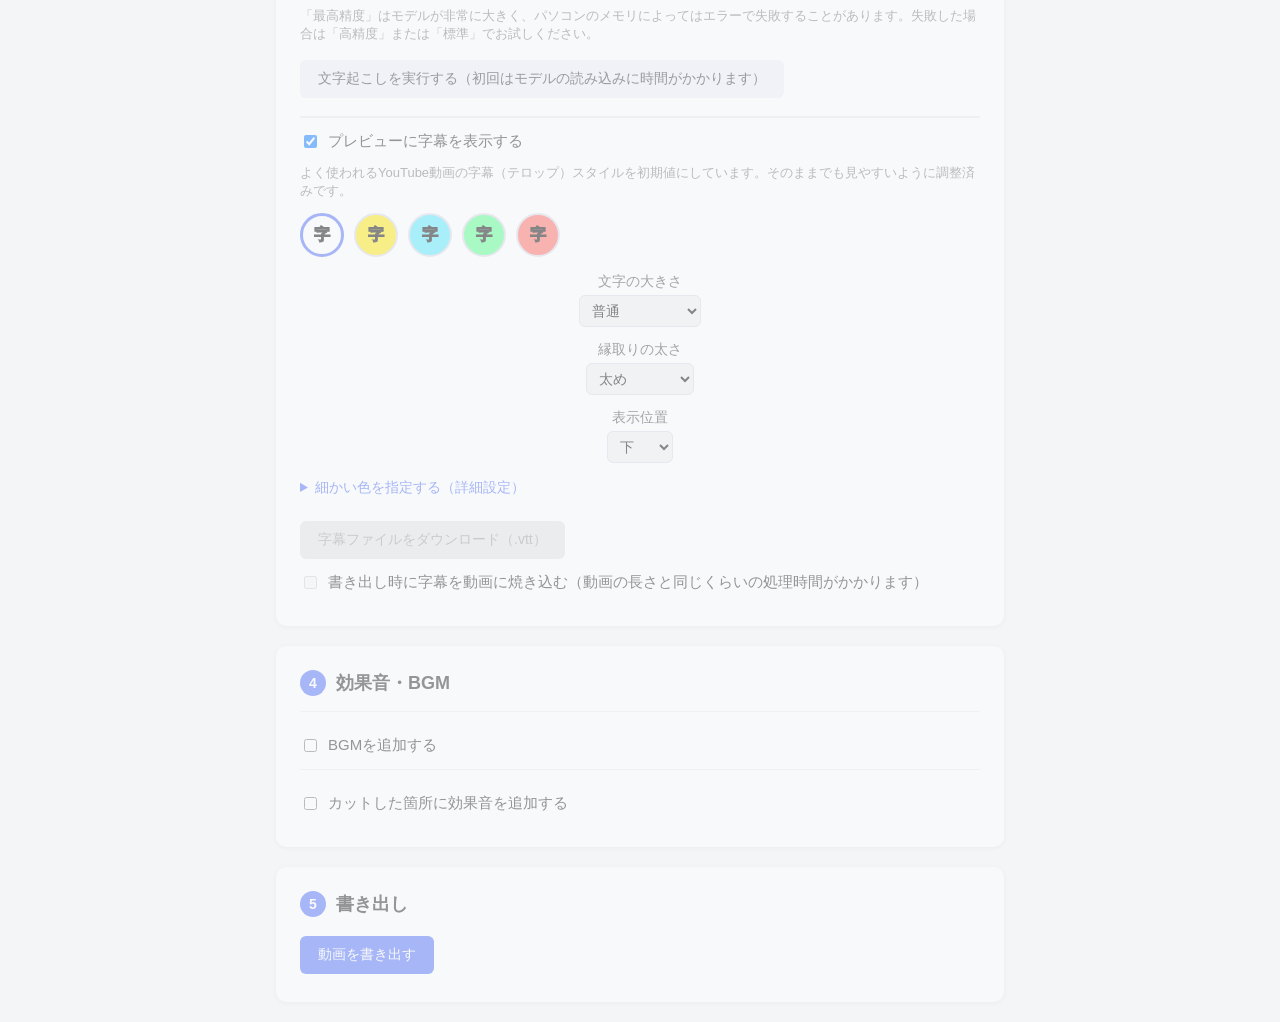
<file: video-editor/index.html>
<!DOCTYPE html>
<html lang="ja">
<head>
<meta charset="utf-8">
<meta name="viewport" content="width=device-width, initial-scale=1.0">
<title>動画自動編集ツール</title>
<link rel="stylesheet" href="style.css?v=5">
</head>
<body>
<header class="page-header">
  <div class="container">
    <a class="back-link" href="../index.html">&larr; トップに戻る</a>
    <h1>動画自動編集ツール</h1>
    <p class="subtitle">すべての処理はこのブラウザの中だけで行われます。動画がサーバーに送信されることはありません。</p>
  </div>
</header>

<main class="container">

  <section class="step" id="step-upload">
    <h2><span class="step-badge">1</span>動画をアップロード</h2>
    <div class="dropzone" id="dropzone">
      <p>ここに動画ファイルをドラッグ&ドロップ、またはクリックして選択</p>
      <input type="file" id="file-input" accept="video/*">
    </div>
    <div class="preview-wrap">
      <video id="preview-video" controls></video>
      <div id="subtitle-overlay" class="subtitle-overlay"></div>
    </div>
    <p class="hint" id="upload-info"></p>

    <div id="split-suggestion" class="split-panel" hidden>
      <p class="hint">この動画は長いため（<span id="split-duration-text"></span>）、15分ごとに分割して処理することをおすすめします。分割すると、各パートを個別に処理・ダウンロードできるので、途中で失敗しにくくなります。</p>
      <button id="split-btn" class="btn primary" type="button">15分ごとに分割する</button>
      <button id="split-skip-btn" class="btn" type="button">分割せずこのまま処理する</button>
      <div class="progress-wrap" id="split-progress-wrap" hidden>
        <div class="progress-bar"><div class="progress-fill" id="split-progress-fill"></div></div>
        <p id="split-progress-text"></p>
      </div>
    </div>

    <div id="chunk-list-wrap" hidden>
      <h3>パート一覧</h3>
      <p class="hint">パートを選んで①〜⑤の処理を行い、書き出したら次のパートに進んでください。</p>
      <div id="chunk-list" class="chunk-list"></div>
    </div>
  </section>

  <section class="step" id="step-cut" data-disabled="true">
    <h2><span class="step-badge">2</span>無音区間を自動カット</h2>
    <p class="hint">高速に処理するため、カットの開始位置は動画の構造によって最大数秒前後にずれることがあります。</p>
    <div class="controls-grid">
      <label>無音とみなす音量のしきい値
        <input type="range" id="threshold-slider" min="-60" max="-20" step="1" value="-40">
        <span id="threshold-value">-40 dB</span>
      </label>
      <label>この長さ以上の無音をカット
        <input type="range" id="min-silence-slider" min="0.2" max="2" step="0.1" value="0.6">
        <span id="min-silence-value">0.6 秒</span>
      </label>
      <label>カット時の余白(のりしろ)
        <input type="range" id="padding-slider" min="0.05" max="0.5" step="0.05" value="0.15">
        <span id="padding-value">0.15 秒</span>
      </label>
    </div>
    <button id="analyze-btn" class="btn">無音区間を検出する</button>
    <canvas id="waveform-canvas" height="80"></canvas>
    <p class="hint" id="analyze-info"></p>
    <button id="apply-cut-btn" class="btn primary" disabled>この内容でカットを適用する</button>
    <div class="progress-wrap" id="cut-progress-wrap" hidden>
      <div class="progress-bar"><div class="progress-fill" id="cut-progress-fill"></div></div>
      <p id="cut-progress-text"></p>
    </div>
  </section>

  <section class="step" id="step-subtitle" data-disabled="true">
    <h2><span class="step-badge">3</span>文字起こし・字幕</h2>
    <p class="hint">文字起こし後、字幕の見た目を自由に調整できます。「⑤書き出し」で動画に焼き込むか、.vtt ファイルとして別に保存するか選べます。</p>
    <div class="controls-grid subtitle-style-grid">
      <label>文字起こしの精度
        <select id="transcribe-model-select">
          <option value="Xenova/whisper-base">標準（速い）</option>
          <option value="Xenova/whisper-small" selected>高精度（やや時間がかかります）</option>
          <option value="Xenova/whisper-medium">最高精度（かなり重く、環境によってはエラーになる場合があります）</option>
        </select>
      </label>
    </div>
    <p class="hint">「最高精度」はモデルが非常に大きく、パソコンのメモリによってはエラーで失敗することがあります。失敗した場合は「高精度」または「標準」でお試しください。</p>
    <button id="transcribe-btn" class="btn">文字起こしを実行する（初回はモデルの読み込みに時間がかかります）</button>
    <div class="progress-wrap" id="model-progress-wrap" hidden>
      <div class="progress-bar"><div class="progress-fill" id="model-progress-fill"></div></div>
      <p id="model-progress-text"></p>
    </div>
    <div id="transcript-list" class="transcript-list"></div>
    <label class="checkbox-line">
      <input type="checkbox" id="show-subtitle-checkbox" checked>
      プレビューに字幕を表示する
    </label>

    <p class="hint">よく使われるYouTube動画の字幕（テロップ）スタイルを初期値にしています。そのままでも見やすいように調整済みです。</p>

    <div class="subtitle-color-presets" id="subtitle-color-presets"></div>

    <div class="controls-grid subtitle-style-grid">
      <label>文字の大きさ
        <select id="subtitle-font-size">
          <option value="4">小さめ</option>
          <option value="6" selected>普通</option>
          <option value="8">大きめ</option>
          <option value="10">かなり大きめ</option>
        </select>
      </label>
      <label>縁取りの太さ
        <select id="subtitle-stroke-width">
          <option value="0">なし</option>
          <option value="0.08">普通</option>
          <option value="0.15" selected>太め</option>
          <option value="0.22">かなり太め</option>
        </select>
      </label>
      <label>表示位置
        <select id="subtitle-position">
          <option value="bottom" selected>下</option>
          <option value="center">中央</option>
          <option value="top">上</option>
        </select>
      </label>
    </div>

    <details class="subtitle-advanced">
      <summary>細かい色を指定する（詳細設定）</summary>
      <div class="controls-grid subtitle-style-grid">
        <label>文字の色
          <input type="color" id="subtitle-color" value="#ffffff">
        </label>
        <label>縁取りの色
          <input type="color" id="subtitle-stroke-color" value="#000000">
        </label>
      </div>
      <label class="checkbox-line">
        <input type="checkbox" id="subtitle-bg-enable">
        文字の背景をつける
      </label>
      <div class="controls-grid subtitle-style-grid" id="subtitle-bg-options" hidden>
        <label>背景の色
          <input type="color" id="subtitle-bg-color" value="#000000">
        </label>
        <label>背景の濃さ
          <input type="range" id="subtitle-bg-opacity" min="0" max="1" step="0.05" value="0.5">
        </label>
      </div>
    </details>

    <button id="download-vtt-btn" class="btn" disabled>字幕ファイルをダウンロード（.vtt）</button>
    <label class="checkbox-line">
      <input type="checkbox" id="burn-subtitle-checkbox" disabled>
      書き出し時に字幕を動画に焼き込む（動画の長さと同じくらいの処理時間がかかります）
    </label>
  </section>

  <section class="step" id="step-audio" data-disabled="true">
    <h2><span class="step-badge">4</span>効果音・BGM</h2>

    <div class="audio-block">
      <label class="checkbox-line">
        <input type="checkbox" id="bgm-enable-checkbox">
        BGMを追加する
      </label>
      <div class="audio-options" id="bgm-options" hidden>
        <div class="radio-group" id="bgm-source-group">
          <label><input type="radio" name="bgm-source" value="preset" checked> 用意されたBGMから選ぶ（著作権フリー）</label>
          <label><input type="radio" name="bgm-source" value="upload"> 自分の音楽ファイルをアップロードする</label>
        </div>
        <div id="bgm-preset-wrap">
          <select id="bgm-preset-select"></select>
          <button id="bgm-preview-btn" class="btn small" type="button">試聴</button>
        </div>
        <div id="bgm-upload-wrap" hidden>
          <input type="file" id="bgm-file-input" accept="audio/*">
        </div>
        <label>BGMの音量
          <input type="range" id="bgm-volume-slider" min="0" max="1" step="0.05" value="0.2">
        </label>
      </div>
    </div>

    <div class="audio-block">
      <label class="checkbox-line">
        <input type="checkbox" id="sfx-enable-checkbox">
        カットした箇所に効果音を追加する
      </label>
      <div class="audio-options" id="sfx-options" hidden>
        <select id="sfx-preset-select"></select>
        <button id="sfx-preview-btn" class="btn small" type="button">試聴</button>
        <p class="hint">全部につける必要はありません。プレビューの「▶」でその場面を確認しながら、つけたい箇所だけチェックしてください（反映されるのは最大20箇所までです）。</p>
        <div class="cutpoint-toolbar">
          <button id="sfx-select-all-btn" class="btn small" type="button">すべて選択</button>
          <button id="sfx-select-none-btn" class="btn small" type="button">すべて解除</button>
        </div>
        <div id="cutpoint-list" class="cutpoint-list"></div>
      </div>
    </div>
  </section>

  <section class="step" id="step-export" data-disabled="true">
    <h2><span class="step-badge">5</span>書き出し</h2>
    <button id="export-btn" class="btn primary">動画を書き出す</button>
    <div class="progress-wrap" id="export-progress-wrap" hidden>
      <div class="progress-bar"><div class="progress-fill" id="export-progress-fill"></div></div>
      <p id="export-progress-text"></p>
    </div>
    <div id="export-result" hidden>
      <video id="result-video" controls></video>
      <a id="download-video-link" class="btn primary" download="edited-video.mp4">動画をダウンロード</a>
    </div>
  </section>

</main>

<script type="module" src="app.js?v=5"></script>
</body>
</html>
</file>
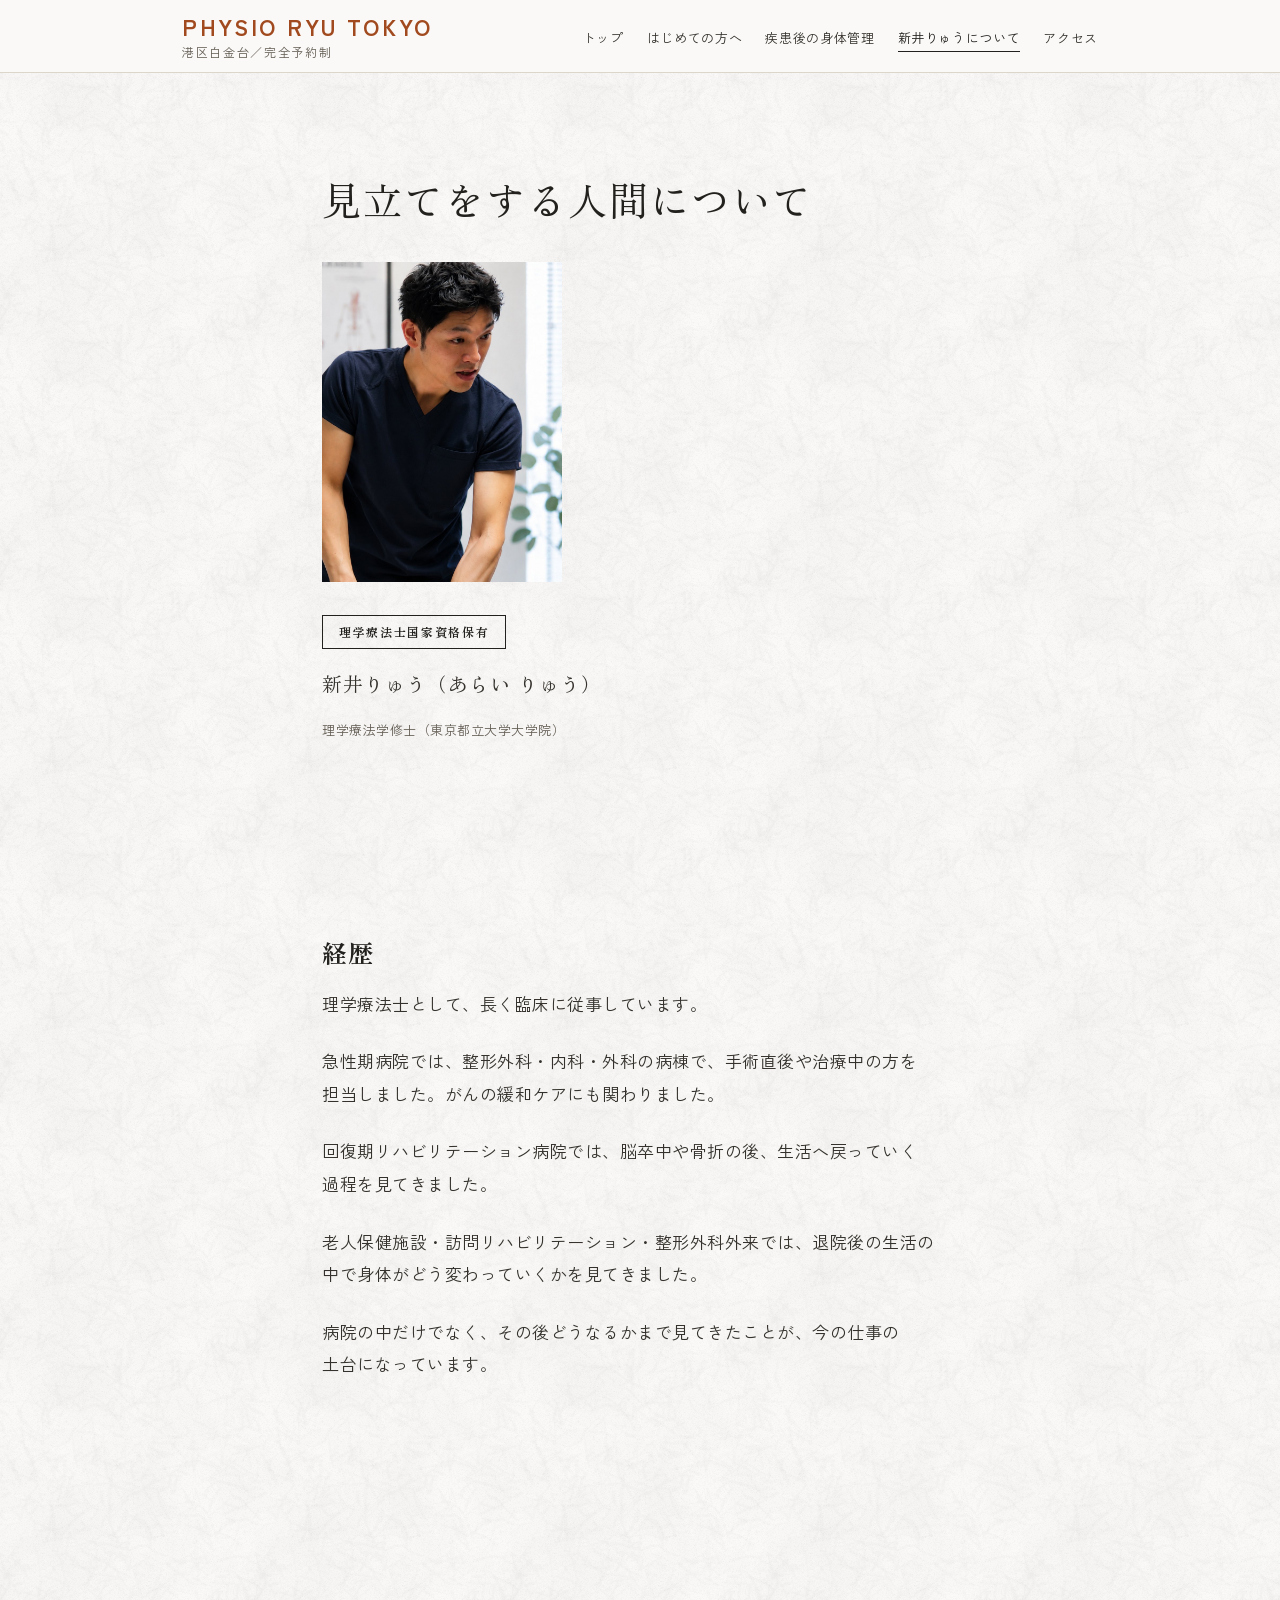
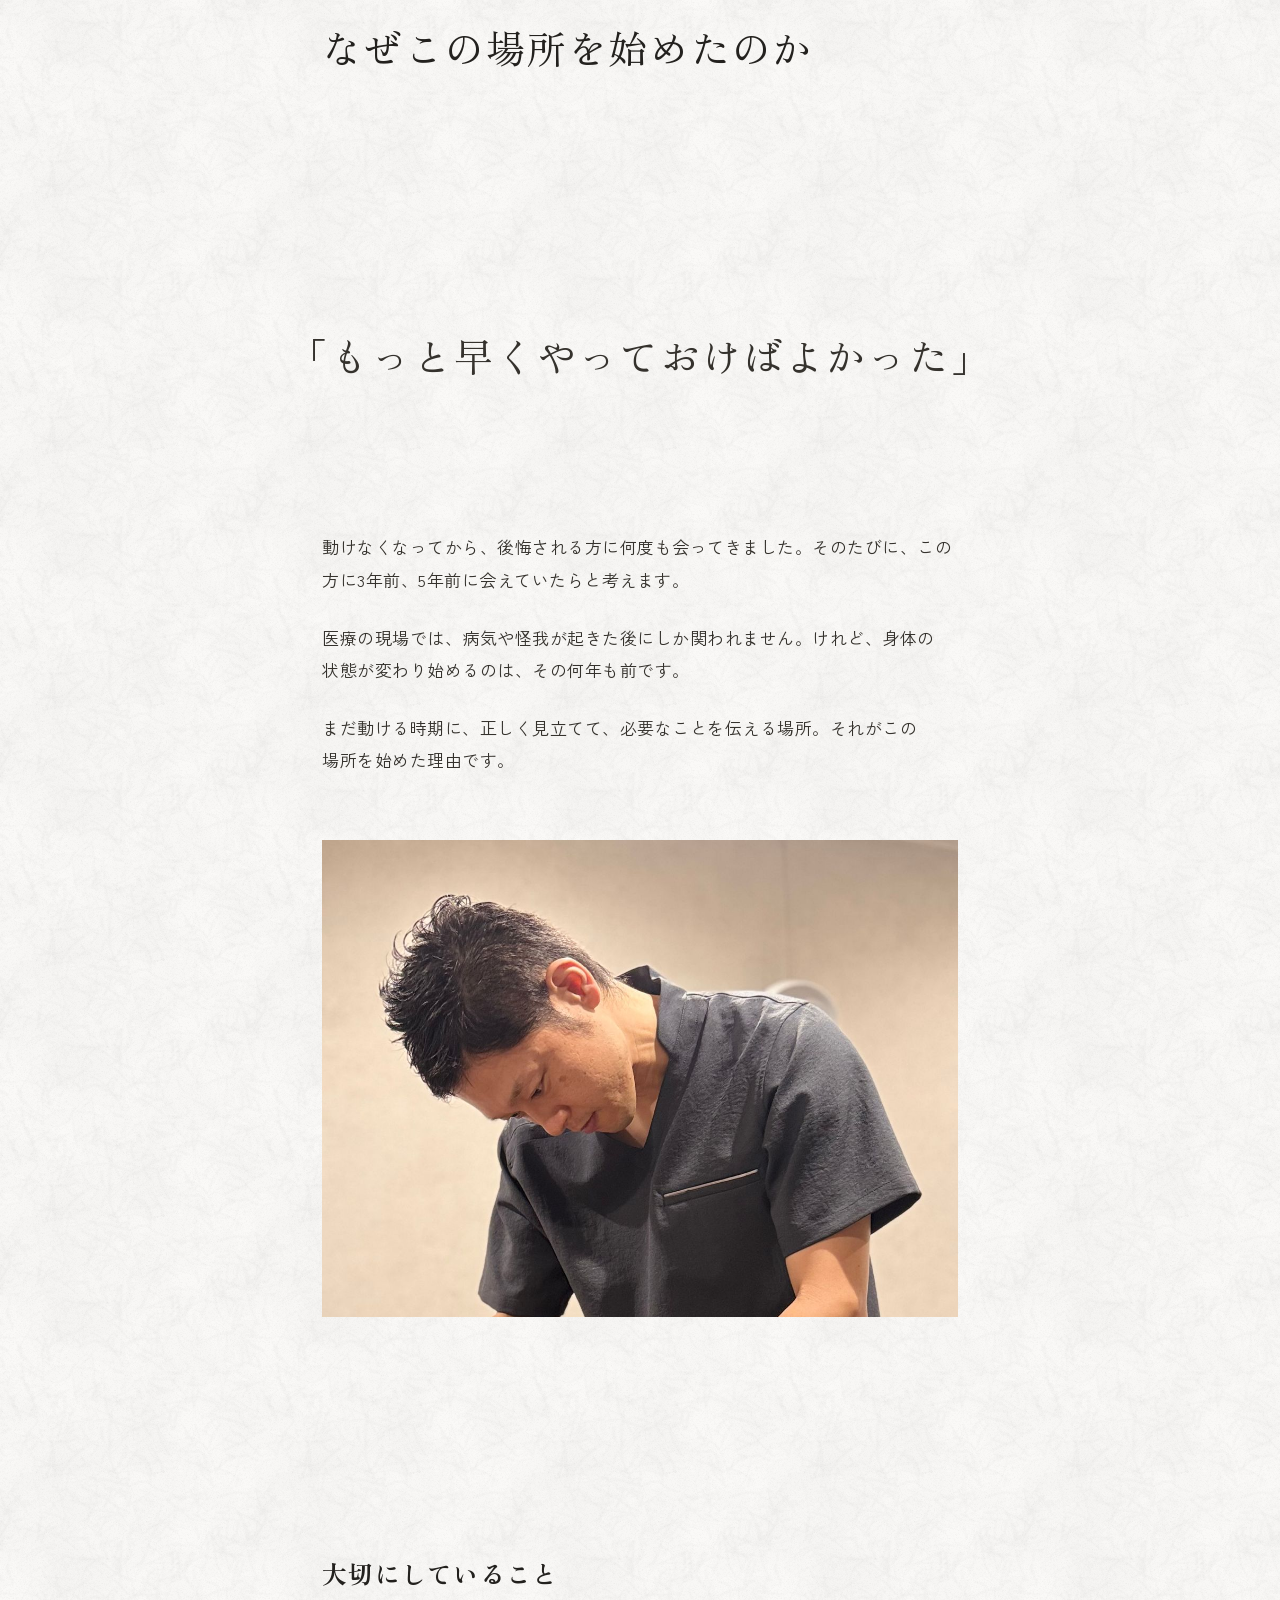
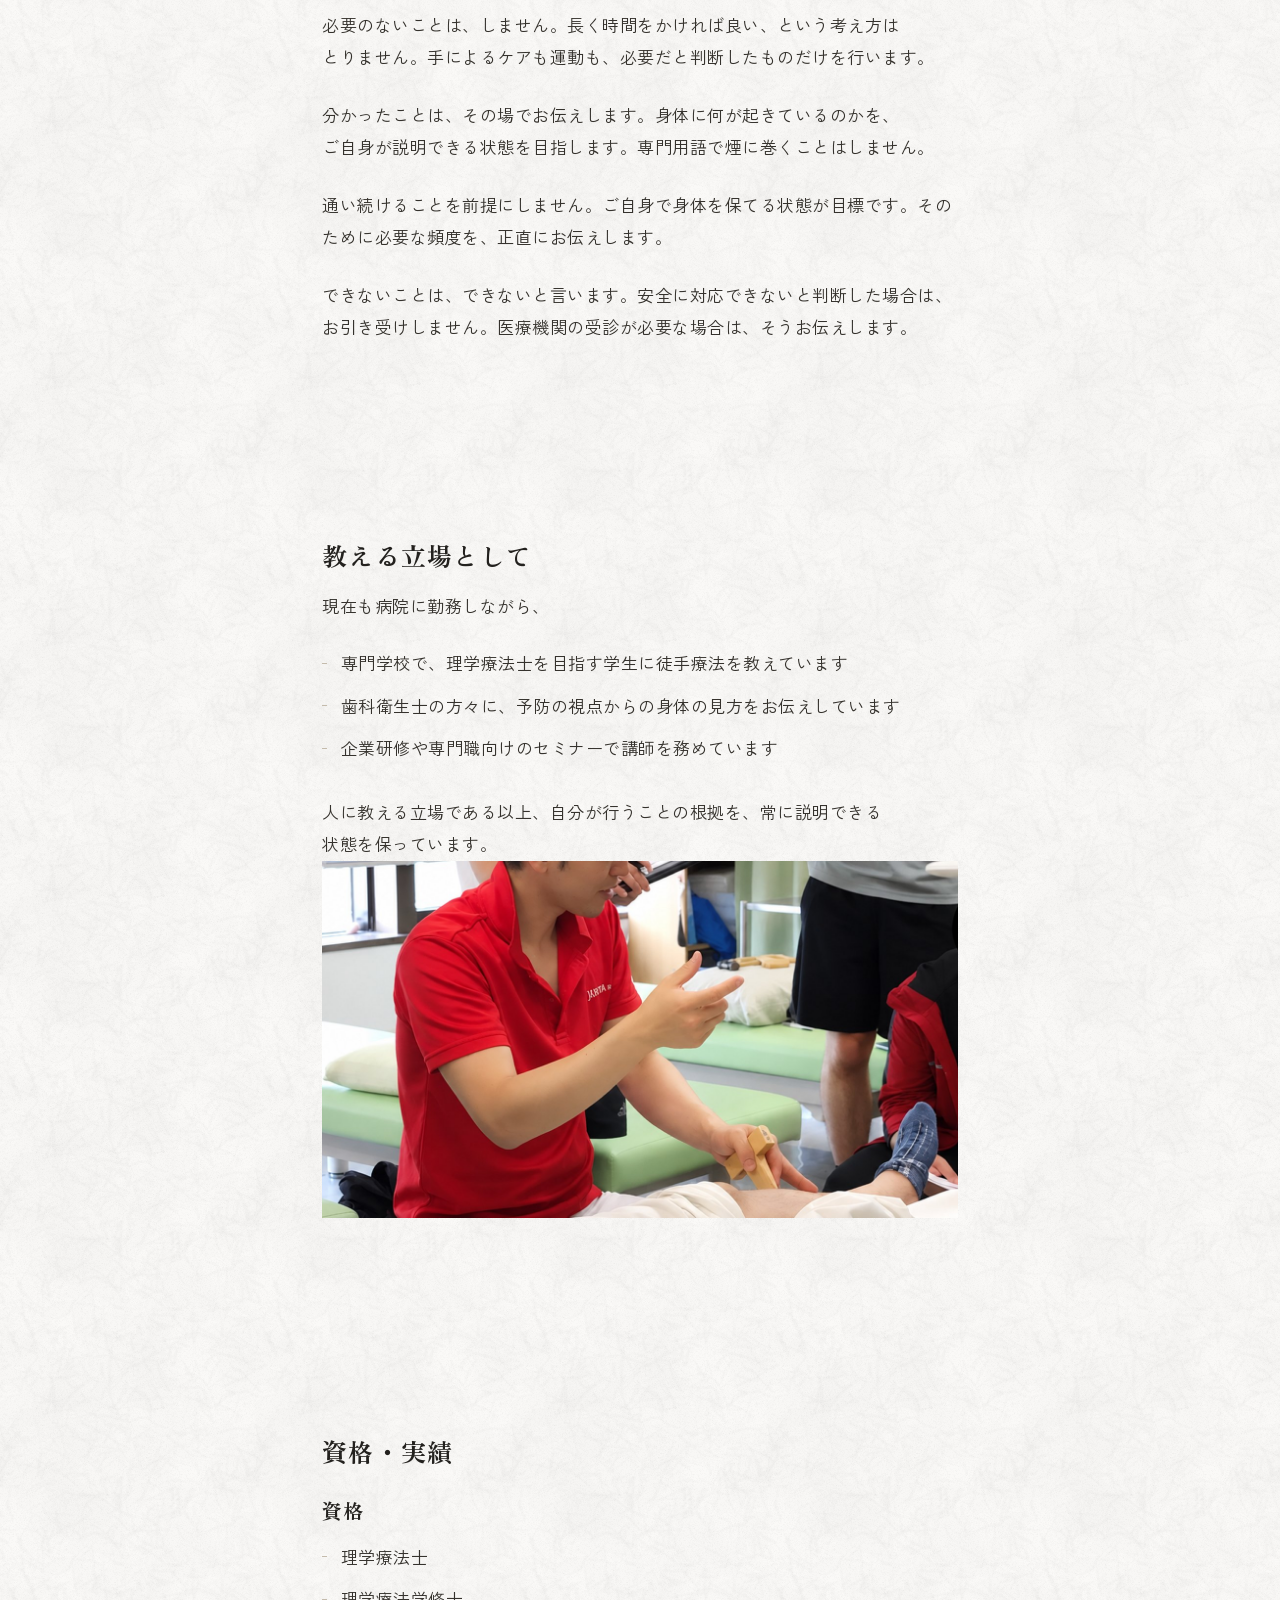
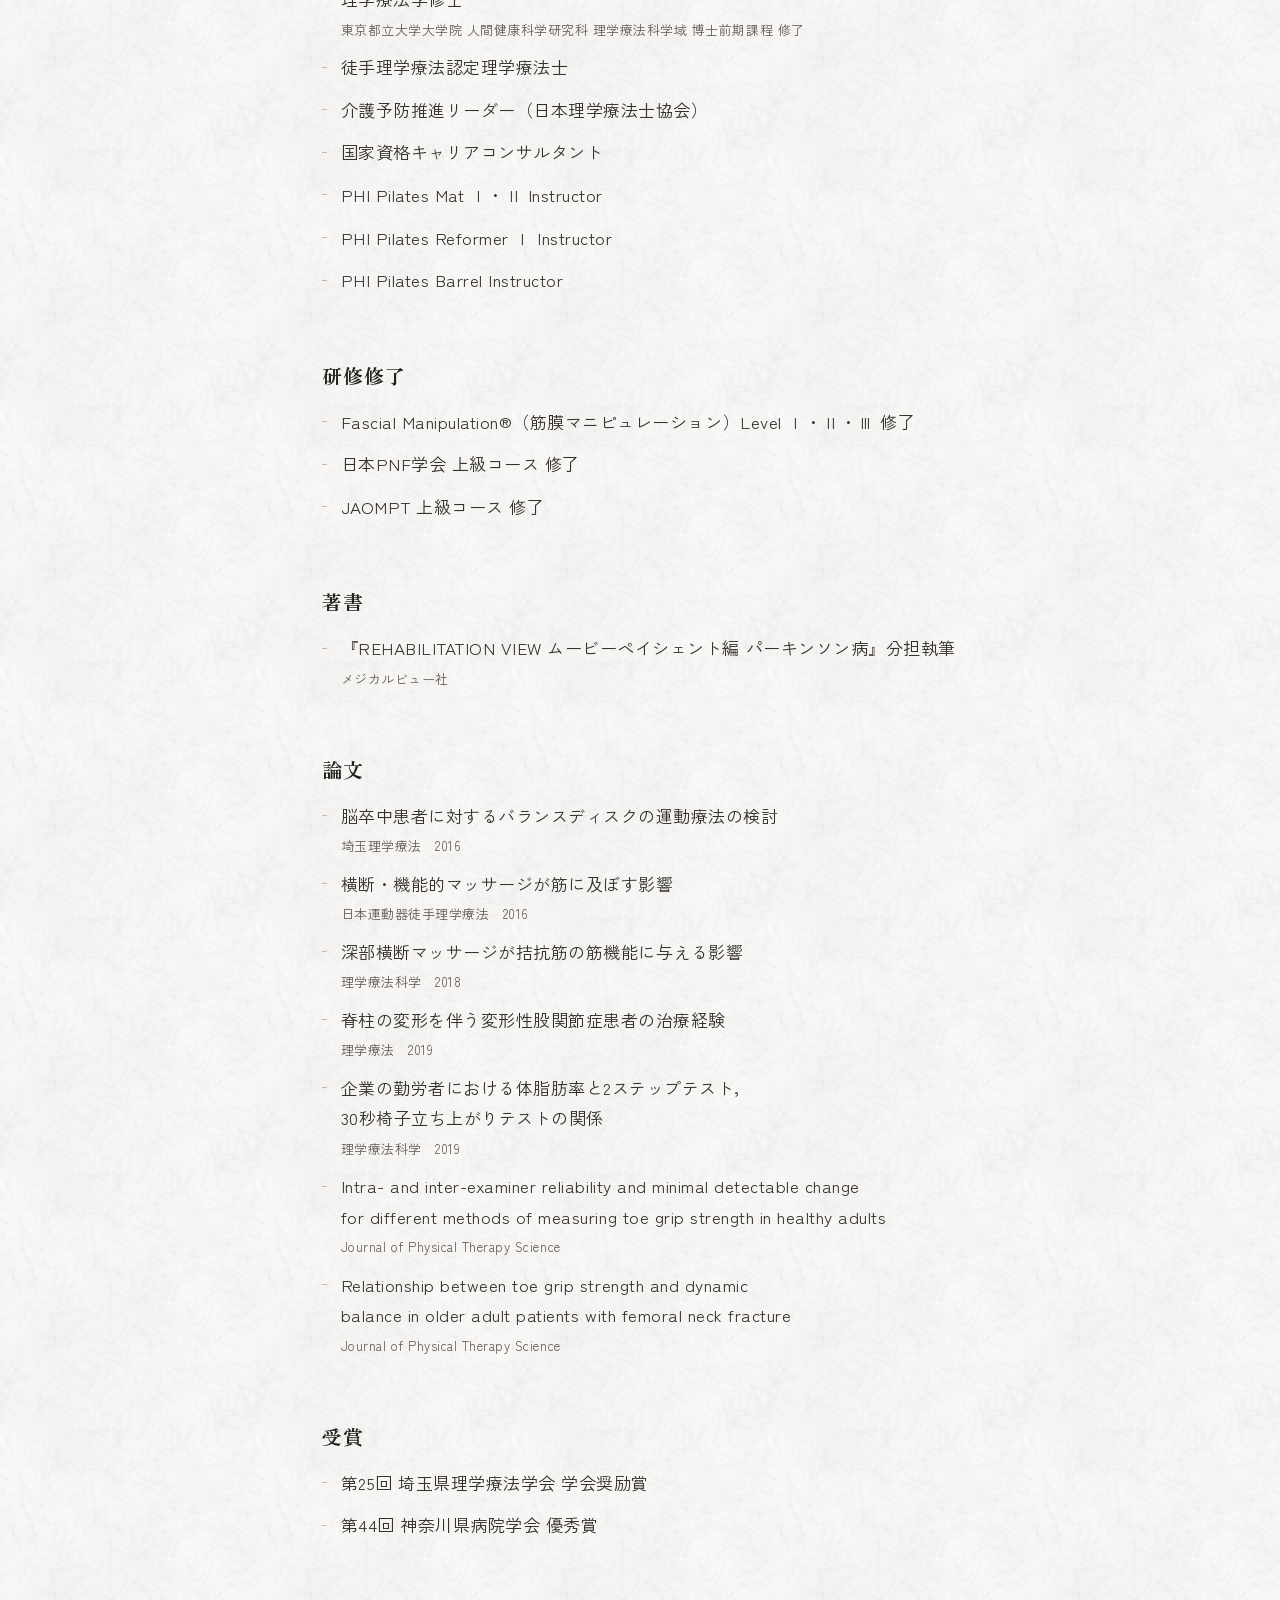
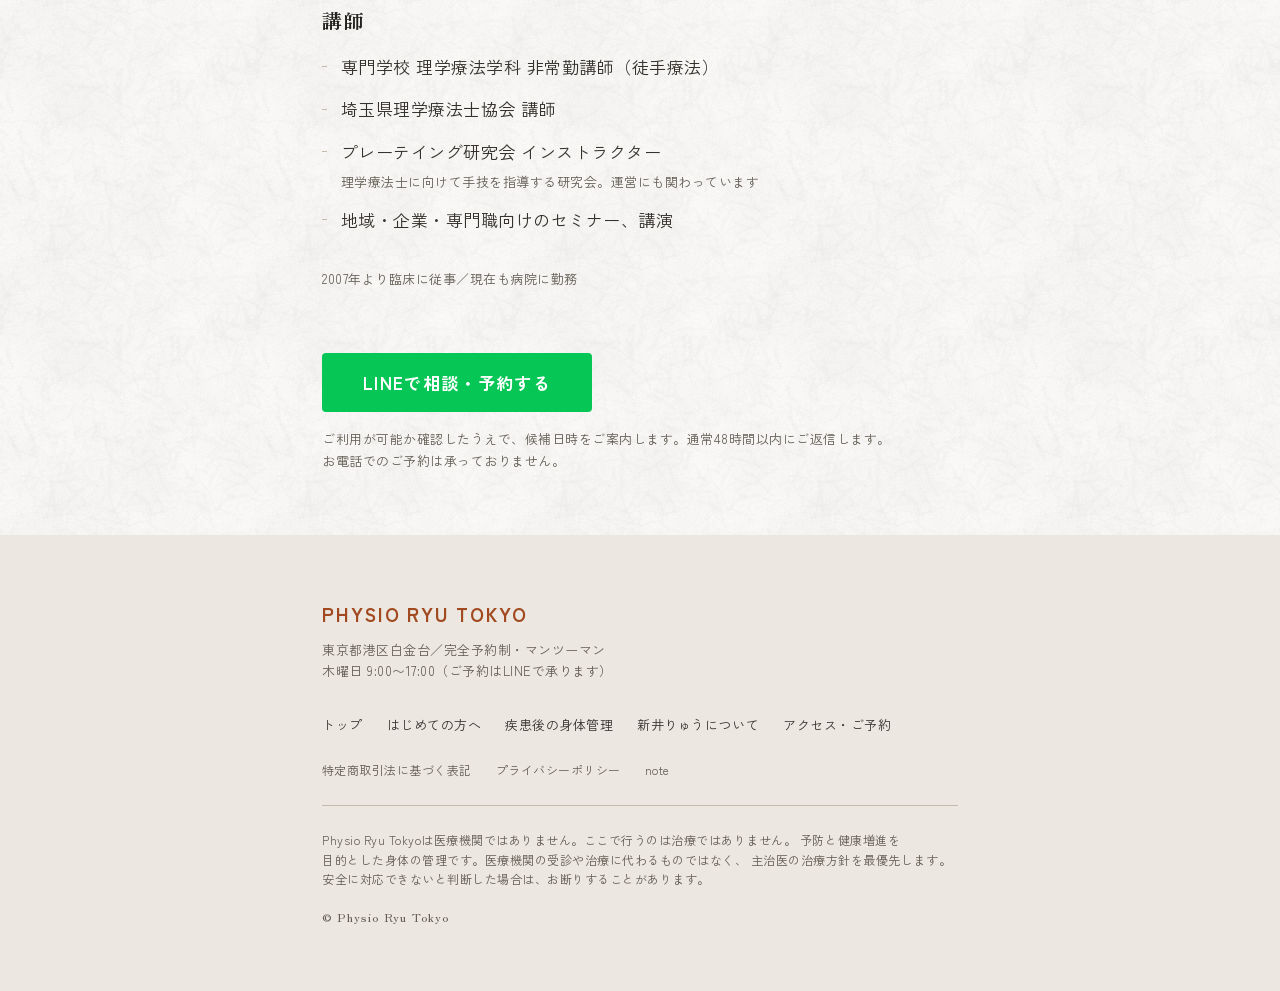
<file: physio-ryu-tokyo/about/index.html>
<!DOCTYPE html>
<html lang="ja">
<head>
<meta charset="UTF-8">
<meta name="viewport" content="width=device-width, initial-scale=1">

<!-- 公開前は noindex, nofollow のまま。開業時に下の1行を削除する -->
<meta name="robots" content="noindex, nofollow">

<title>新井りゅうについて｜Physio Ryu Tokyo</title>
<meta name="description" content="Physio Ryu Tokyoで見立てをする新井りゅう（理学療法士／理学療法学修士）の経歴と考え方。急性期・回復期・在宅の現場に長く従事し、現在も病院に勤務しながら専門学校で徒手療法を教えています。">

<!-- OGP画像は images/ogp.jpg（設置済み）。og:url はドメイン確定後に差し替え -->
<meta property="og:type" content="profile">
<meta property="og:site_name" content="Physio Ryu Tokyo">
<meta property="og:locale" content="ja_JP">
<meta property="og:title" content="新井りゅうについて｜Physio Ryu Tokyo">
<meta property="og:description" content="理学療法士／理学療法学修士。急性期・回復期・在宅の現場に長く従事し、現在も病院に勤務しながら専門学校で徒手療法を教えています。">
<meta property="og:url" content="">
<meta property="og:image" content="../images/ogp.jpg">
<meta name="twitter:card" content="summary_large_image">

<link rel="preconnect" href="https://fonts.googleapis.com">
<link rel="preconnect" href="https://fonts.gstatic.com" crossorigin>
<link href="https://fonts.googleapis.com/css2?family=Zen+Kaku+Gothic+New:wght@400;500;700&amp;family=Zen+Old+Mincho:wght@400;700&amp;display=swap" rel="stylesheet">

<link rel="stylesheet" href="../css/style.css">
</head>
<body>

<a class="skip-link" href="#main">本文へスキップ</a>

<!-- ==========================================================================
     共通ヘッダー（下層ページなので href の先頭に ../ を付ける）
========================================================================== -->
<header class="site-header">
  <div class="site-header__inner">
    <a class="brand" href="../index.html">
      <span class="brand__name">Physio Ryu Tokyo</span>
      <span class="brand__sub">港区白金台／完全予約制</span>
    </a>

    <button class="nav-toggle" type="button" aria-expanded="false" aria-controls="gnav">
      <span class="nav-toggle__bar" aria-hidden="true"></span>
      <span class="visually-hidden">メニューを開く</span>
    </button>

    <nav class="gnav" id="gnav" aria-label="グローバルナビゲーション">
      <ul class="gnav__list">
        <li><a class="gnav__link" href="../index.html">トップ</a></li>
        <li><a class="gnav__link" href="../first-visit/index.html">はじめての方へ</a></li>
        <li><a class="gnav__link" href="../after-treatment/index.html">疾患後の身体管理</a></li>
        <li><a class="gnav__link is-current" href="../about/index.html" aria-current="page">新井りゅうについて</a></li>
        <li><a class="gnav__link" href="../access/index.html">アクセス</a></li>
      </ul>
    </nav>
  </div>
</header>

<main id="main">

<!-- ==========================================================================
     ページ見出し ＋ 顔写真
========================================================================== -->
<section class="section" data-cta-hide>
  <div class="wrap">
    <h1 class="page-title">見立てをする人間について</h1>

    <figure class="ph ph--portrait ph-face">
      <img class="ph__img" src="../images/tmp-face.jpg" alt="新井りゅう">
    </figure>

    <p class="credential">理学療法士国家資格保有</p>

    <p class="lead u-mb-s">新井りゅう（あらい りゅう）</p>
    <p class="note-small u-mb-0">理学療法学修士（東京都立大学大学院）</p>
  </div>
</section>

<!-- ==========================================================================
     経歴
========================================================================== -->
<section class="section">
  <div class="wrap reveal">
    <div class="prose">
      <h2>経歴</h2>

      <p>理学療法士として、長く臨床に従事しています。</p>

      <p>
        急性期病院では、整形外科・内科・外科の病棟で、手術直後や治療中の方を担当しました。がんの緩和ケアにも関わりました。
      </p>

      <p>
        回復期リハビリテーション病院では、脳卒中や骨折の後、生活へ戻っていく過程を見てきました。
      </p>

      <p>
        老人保健施設・訪問リハビリテーション・整形外科外来では、退院後の生活の中で身体がどう変わっていくかを見てきました。
      </p>

      <p class="u-mb-0">
        病院の中だけでなく、その後どうなるかまで見てきたことが、今の仕事の土台になっています。
      </p>
    </div>
  </div>
</section>

<!-- ==========================================================================
     なぜこの場所を始めたのか
     ── このページの核。最も読ませたい部分なので、余白を大きく取る。
        「もっと早くやっておけばよかった」は .pull-quote で独立させる
========================================================================== -->
<section class="section section--major">
  <div class="wrap reveal">
    <h2 class="section-title u-mb-l">なぜこの場所を始めたのか</h2>

    <p class="lead u-mb-0">長く現場にいると、同じ言葉を何度も聞きます。</p>
  </div>

  <p class="pull-quote">「もっと早くやっておけばよかった」</p>

  <div class="wrap">
    <div class="prose">
      <p>
        動けなくなってから、後悔される方に何度も会ってきました。そのたびに、この方に3年前、5年前に会えていたらと考えます。
      </p>

      <p>
        医療の現場では、病気や怪我が起きた後にしか関われません。けれど、身体の状態が変わり始めるのは、その何年も前です。
      </p>

      <p class="u-mb-0">
        まだ動ける時期に、正しく見立てて、必要なことを伝える場所。それがこの場所を始めた理由です。
      </p>
    </div>

    <!-- この章は内省的な文章なので、写真も静かなものを置く。
         正面を向いた顔写真はトップ④と「新井りゅうについて」の冒頭にあり、
         ここで繰り返すと同じ情報が3回出る。伏し目の横位置を選んでいる。

         以前ここに置いていた profile-side.jpg は、解像度が低く、
         背景が白飛びし、顔が画面の下で切れていたため差し替えた。
         いまの1枚は、実際に身体を見ているときの横顔。
         ポーズを取った写真ではなく「見立てている顔」であることが、
         この章の文章と合っている -->
    <figure class="ph ph--photo43 u-mt-l">
      <img class="ph__img" src="../images/profile-work.jpg" alt="身体を見ているときの新井りゅうの横顔">
    </figure>

  </div>
</section>

<!-- ==========================================================================
     大切にしていること
========================================================================== -->
<section class="section">
  <div class="wrap reveal">
    <div class="prose">
      <h2>大切にしていること</h2>

      <p>
        必要のないことは、しません。長く時間をかければ良い、という考え方はとりません。手によるケアも運動も、必要だと判断したものだけを行います。
      </p>

      <p>
        分かったことは、その場でお伝えします。身体に何が起きているのかを、ご自身が説明できる状態を目指します。専門用語で煙に巻くことはしません。
      </p>

      <p>
        通い続けることを前提にしません。ご自身で身体を保てる状態が目標です。そのために必要な頻度を、正直にお伝えします。
      </p>

      <p class="u-mb-0">
        できないことは、できないと言います。安全に対応できないと判断した場合は、お引き受けしません。医療機関の受診が必要な場合は、そうお伝えします。
      </p>
    </div>
  </div>
</section>

<!-- ==========================================================================
     教える立場として
========================================================================== -->
<section class="section">
  <div class="wrap reveal">
    <div class="prose">
      <h2>教える立場として</h2>

      <p>現在も病院に勤務しながら、</p>

      <ul class="list-dot">
        <li>専門学校で、理学療法士を目指す学生に徒手療法を教えています</li>
        <li>歯科衛生士の方々に、予防の視点からの身体の見方をお伝えしています</li>
        <li>企業研修や専門職向けのセミナーで講師を務めています</li>
      </ul>

      <p>
        人に教える立場である以上、自分が行うことの根拠を、常に説明できる状態を保っています。
      </p>
    </div>

    <!-- 実際のセミナーの記録。受講者の顔は、ご本人の特定を避けるため隠してあります。
         この2枚は仮置きではなく本物です -->
    <figure class="ph ph--wide">
      <img class="ph__img" src="../images/seminar-01.jpg" alt="セミナーで手技を指導している場面">
    </figure>
    <p class="note-small u-mt-m u-mb-0">
      プレーテイング研究会のセミナーで指導している様子。
    </p>
  </div>
</section>

<!-- ==========================================================================
     資格・実績（最後に置く。読みたい人だけが読む構造）＋ CTA
========================================================================== -->
<section class="section section--minor">
  <div class="wrap reveal">
    <h2 class="section-title">資格・実績</h2>

    <!-- 項目数が多いので分類する。ここでの小見出しは、
         セクション見出しの言い換えではなく、内容の種類が実際に違うもの -->
    <h3 class="subhead u-mt-0">資格</h3>

    <ul class="list-dot">
      <li>理学療法士</li>
      <li>理学療法学修士
        <span class="list-dot__note">東京都立大学大学院 人間健康科学研究科 理学療法科学域 博士前期課程 修了</span>
      </li>
      <li>徒手理学療法認定理学療法士</li>
      <li>介護予防推進リーダー（日本理学療法士協会）</li>
      <li>国家資格キャリアコンサルタント</li>
      <li>PHI Pilates Mat Ⅰ・Ⅱ Instructor</li>
      <li>PHI Pilates Reformer Ⅰ Instructor</li>
      <li>PHI Pilates Barrel Instructor</li>
    </ul>

    <h3 class="subhead">研修修了</h3>

    <ul class="list-dot">
      <li>Fascial Manipulation&reg;（筋膜マニピュレーション）<span class="u-nw">Level Ⅰ・Ⅱ・Ⅲ</span> 修了</li>
      <li>日本PNF学会 上級コース 修了</li>
      <li>JAOMPT 上級コース 修了</li>
    </ul>

    <h3 class="subhead">著書</h3>

    <ul class="list-dot">
      <li>『REHABILITATION VIEW ムービーペイシェント編 パーキンソン病』分担執筆
        <span class="list-dot__note">メジカルビュー社</span>
      </li>
    </ul>

    <!-- 論文タイトルは正式名称なので原文どおり記載する。
         2本のタイトルに「マッサージ」が含まれるが、これは研究業績の引用であり、
         提供するサービスの説明ではない（サービス側では引き続きこの語を使わないこと） -->
    <h3 class="subhead">論文</h3>

    <ul class="list-dot">
      <li>脳卒中患者に対するバランスディスクの運動療法の検討
        <span class="list-dot__note">埼玉理学療法　2016</span>
      </li>
      <li>横断・機能的マッサージが筋に及ぼす影響
        <span class="list-dot__note">日本運動器徒手理学療法　2016</span>
      </li>
      <li>深部横断マッサージが拮抗筋の筋機能に与える影響
        <span class="list-dot__note">理学療法科学　2018</span>
      </li>
      <li>脊柱の変形を伴う変形性股関節症患者の治療経験
        <span class="list-dot__note">理学療法　2019</span>
      </li>
      <li>企業の勤労者における体脂肪率と2ステップテスト，30秒椅子立ち上がりテストの関係
        <span class="list-dot__note">理学療法科学　2019</span>
      </li>
      <li>Intra- and inter-examiner reliability and minimal detectable change for different methods of measuring toe grip strength in healthy adults
        <span class="list-dot__note">Journal of Physical Therapy Science</span>
      </li>
      <li>Relationship between toe grip strength and dynamic balance in older adult patients with femoral neck fracture
        <span class="list-dot__note">Journal of Physical Therapy Science</span>
      </li>
    </ul>

    <h3 class="subhead">受賞</h3>

    <ul class="list-dot">
      <li>第25回 埼玉県理学療法学会 学会奨励賞</li>
      <li>第44回 神奈川県病院学会 優秀賞</li>
    </ul>

    <h3 class="subhead">講師</h3>

    <ul class="list-dot">
      <li>専門学校 理学療法学科 非常勤講師（徒手療法）</li>
      <li>埼玉県理学療法士協会 講師</li>
      <!-- 表記は公式サイト（plating-physical-therapy.jimdofree.com）の
           サイト名と口座名義に合わせて「プレーテイング研究会」。
           「プレーティング」「協会」ではない。
           資格の欄ではなく講師の欄に置いているのは、認定を受けた側ではなく
           教える側だから。写真（seminar-01.jpg）がこの活動の記録。
           公式サイトへのリンクは張っていない。理学療法士向けの内容で、
           主軸のお客様には「整体の団体」に見える恐れがあるため。
           他の経歴（論文・受賞・著書）にもリンクは張っておらず、扱いをそろえている -->
      <li>プレーテイング研究会 インストラクター
        <span class="list-dot__note">理学療法士に向けて手技を指導する研究会。運営にも関わっています</span>
      </li>
      <li>地域・企業・専門職向けのセミナー、講演</li>
    </ul>

    <p class="note-small u-mt-m">2007年より臨床に従事／現在も病院に勤務</p>

    <div class="cta-block" data-cta-hide>
      <a class="btn-line" href="https://lin.ee/6pUFgzJ">LINEで相談・予約する</a>
      <p class="cta-block__note">ご利用が可能か確認したうえで、候補日時をご案内します。通常48時間以内にご返信します。<br>お電話でのご予約は承っておりません。</p>
    </div>
  </div>
</section>

</main>

<!-- ==========================================================================
     共通フッター（下層ページなので href の先頭に ../ を付ける）
========================================================================== -->
<footer class="site-footer">
  <div class="site-footer__inner">
    <p class="site-footer__brand">Physio Ryu Tokyo</p>
    <address class="site-footer__addr">
      東京都港区白金台／完全予約制・マンツーマン<br>
      木曜日 9:00〜17:00（ご予約はLINEで承ります）
    </address>

    <nav class="footer-nav" aria-label="フッターナビゲーション">
      <ul class="footer-nav__list">
        <li><a href="../index.html">トップ</a></li>
        <li><a href="../first-visit/index.html">はじめての方へ</a></li>
        <li><a href="../after-treatment/index.html">疾患後の身体管理</a></li>
        <li><a href="../about/index.html">新井りゅうについて</a></li>
        <li><a href="../access/index.html">アクセス・ご予約</a></li>
      </ul>
    </nav>

    <nav class="footer-links" aria-label="規約・外部リンク">
      <ul class="footer-links__list">
        <li><a href="../legal/index.html">特定商取引法に基づく表記</a></li>
        <li><a href="../privacy/index.html">プライバシーポリシー</a></li>
        <!-- note URL 未確定：確定後に href を差し替える -->
        <li><a href="#" target="_blank" rel="noopener">note</a></li>
      </ul>
    </nav>

    <p class="site-footer__note">
      Physio Ryu Tokyoは医療機関ではありません。ここで行うのは治療ではありません。
      予防と健康増進を目的とした身体の管理です。医療機関の受診や治療に代わるものではなく、
      主治医の治療方針を最優先します。安全に対応できないと判断した場合は、お断りすることがあります。
    </p>

    <p class="site-footer__copy">&copy; Physio Ryu Tokyo</p>
  </div>
</footer>

<!-- スマホ画面下部の固定CTA（全ページ共通） -->
<div class="fixed-cta">
  <a class="btn-line btn-line--block" href="https://lin.ee/6pUFgzJ">LINEで相談・予約する</a>
</div>

<script src="../js/site.js" defer></script>
</body>
</html>
</file>
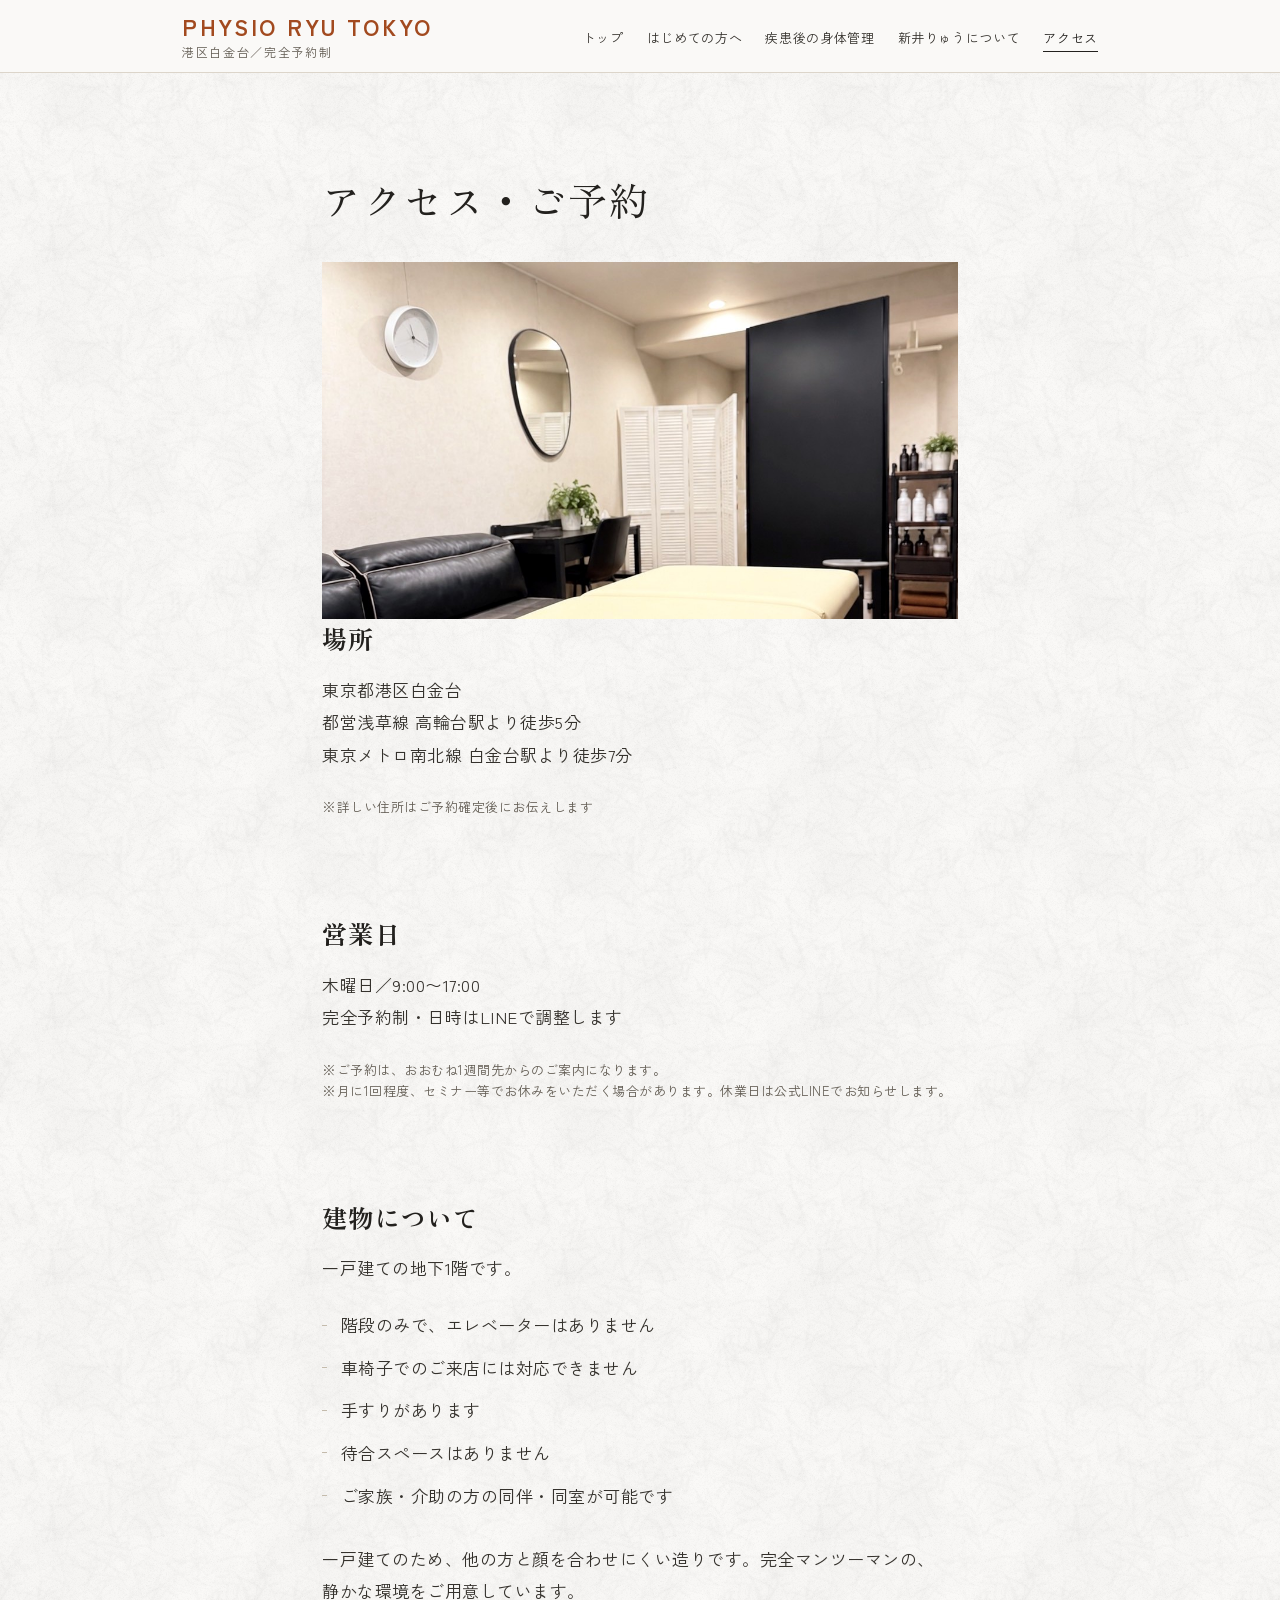
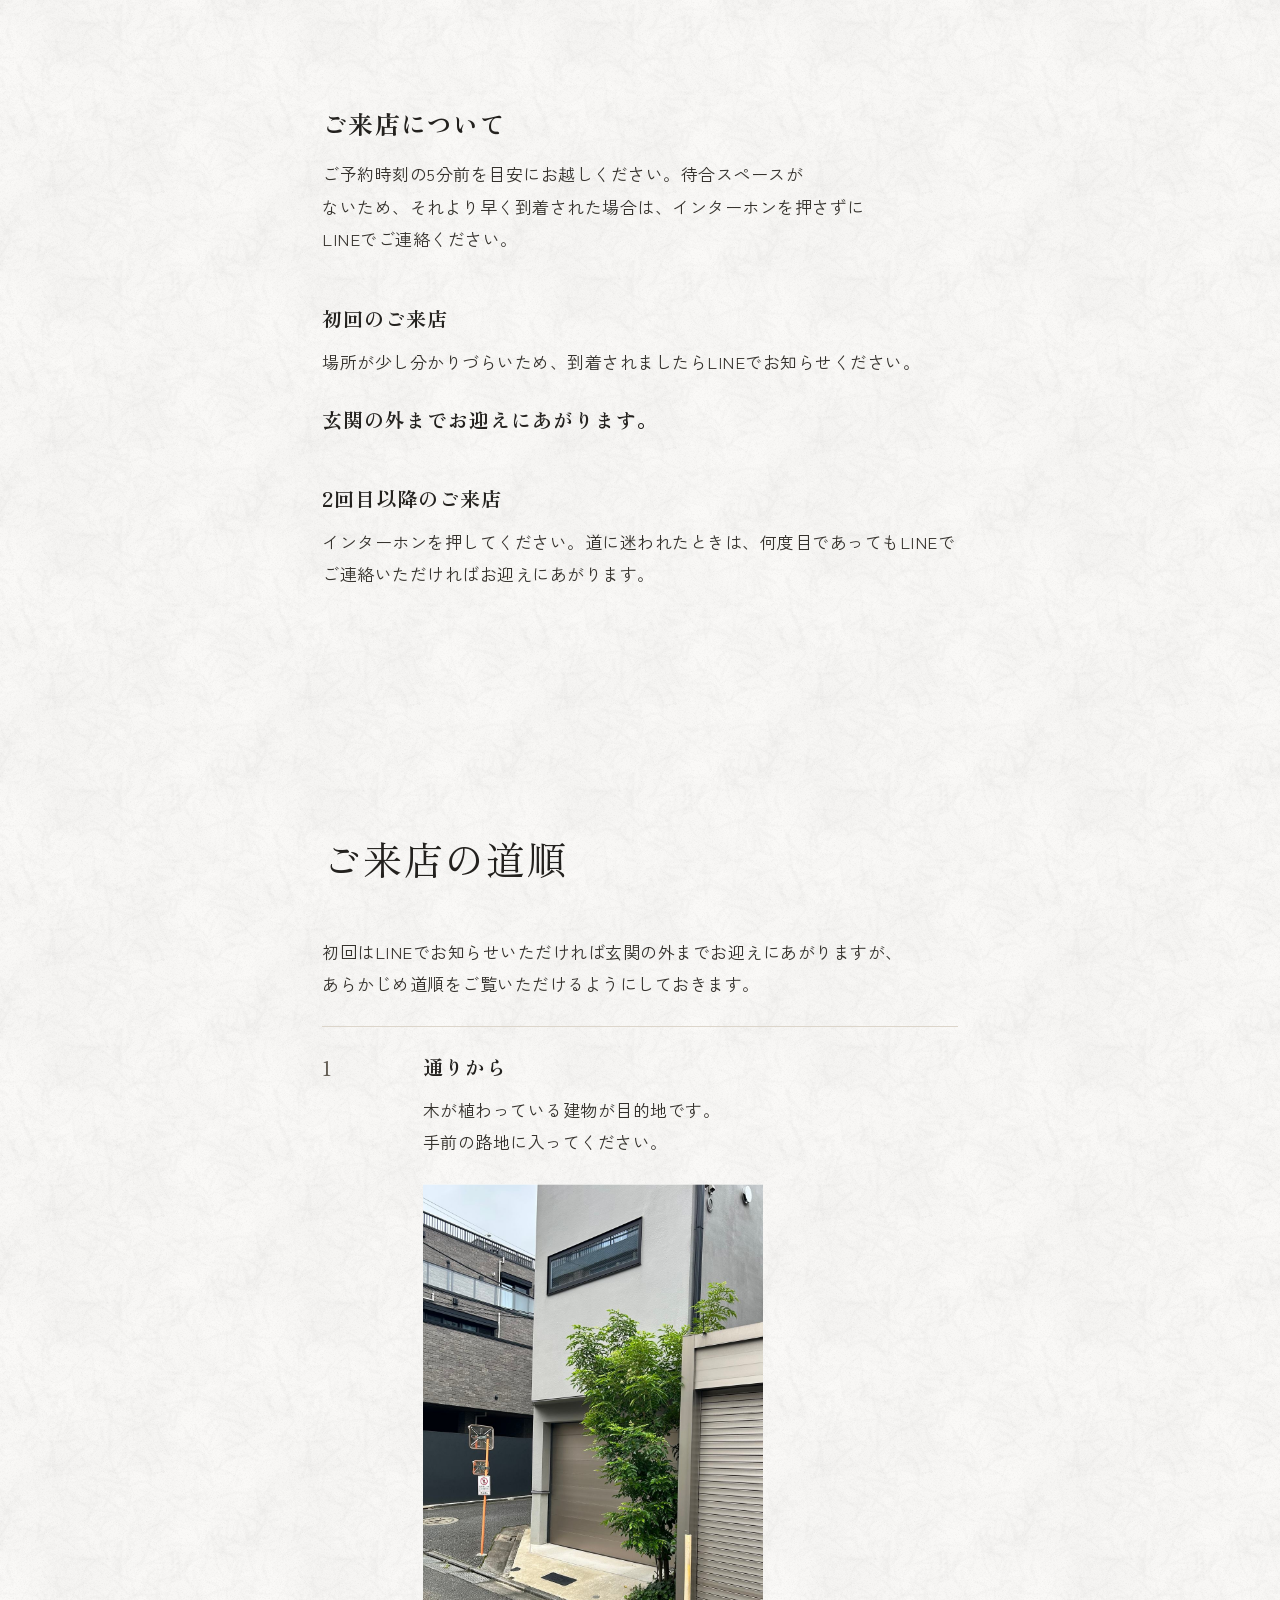
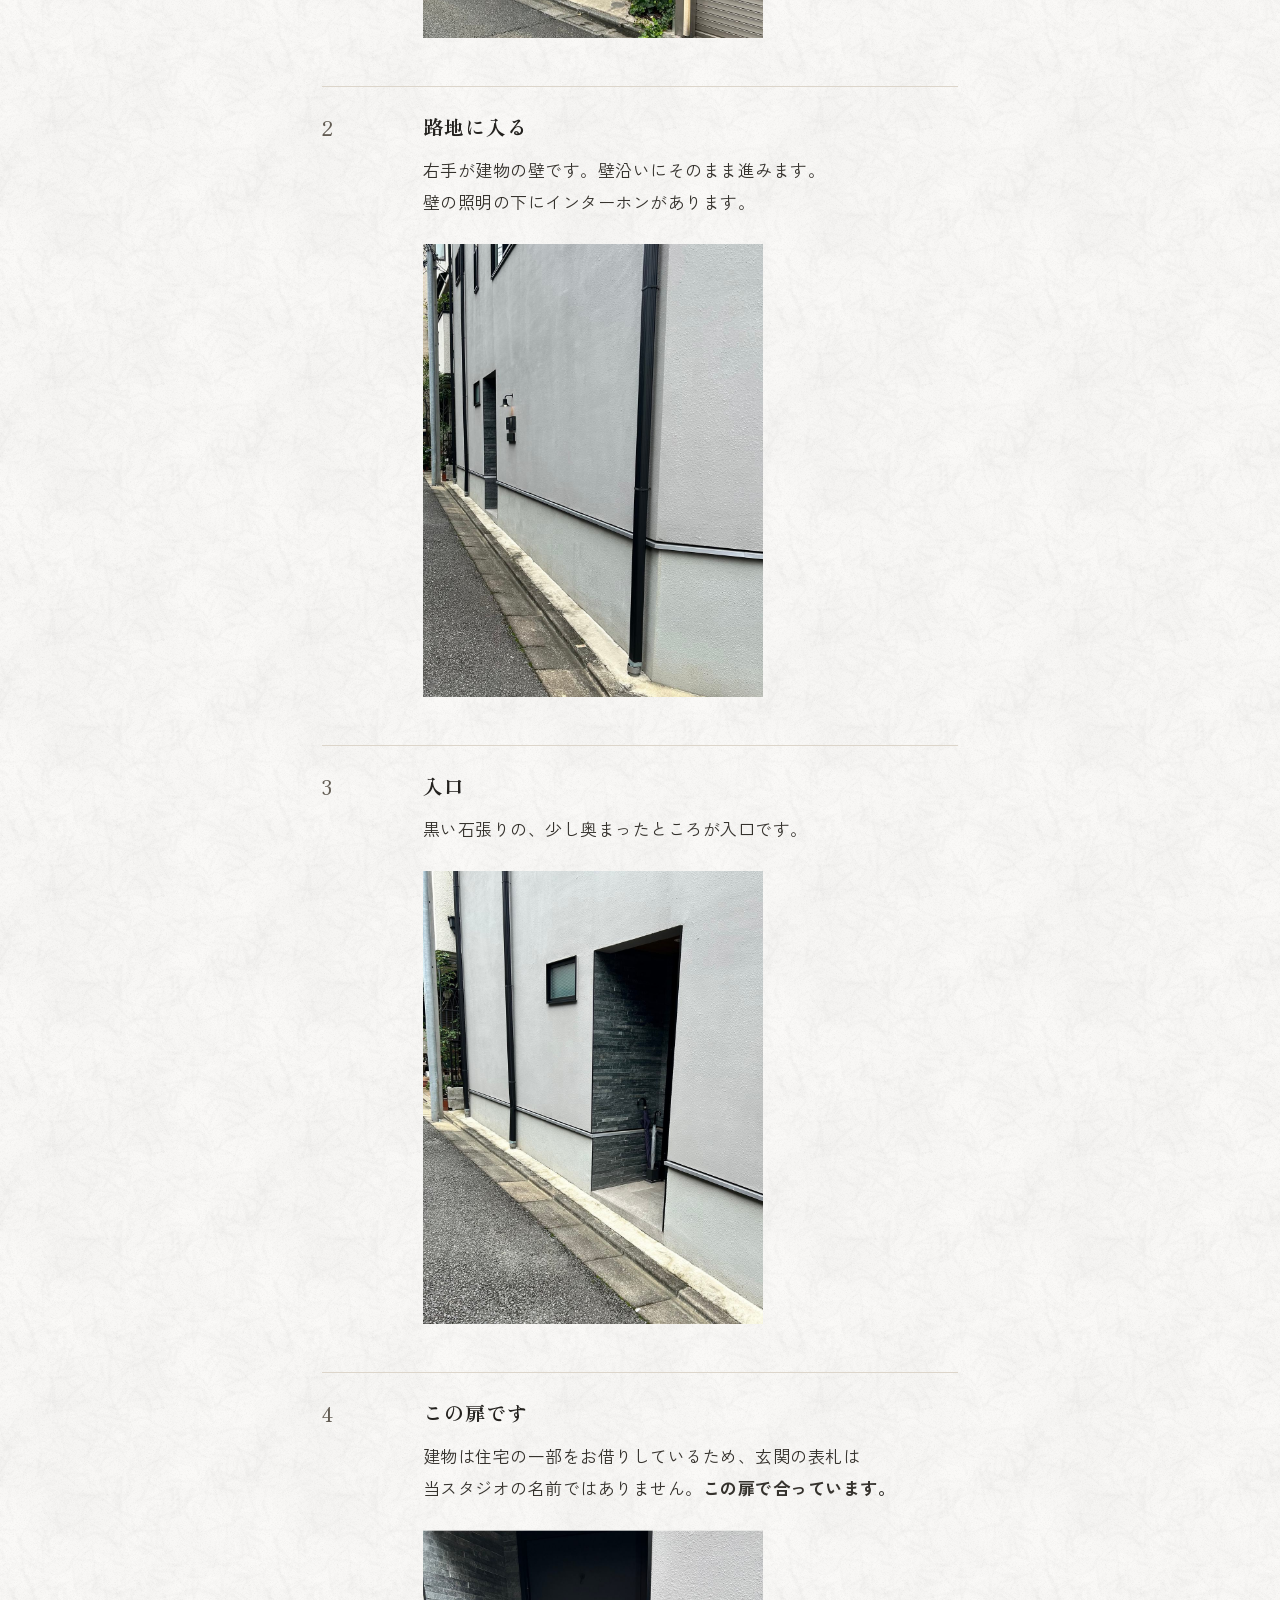
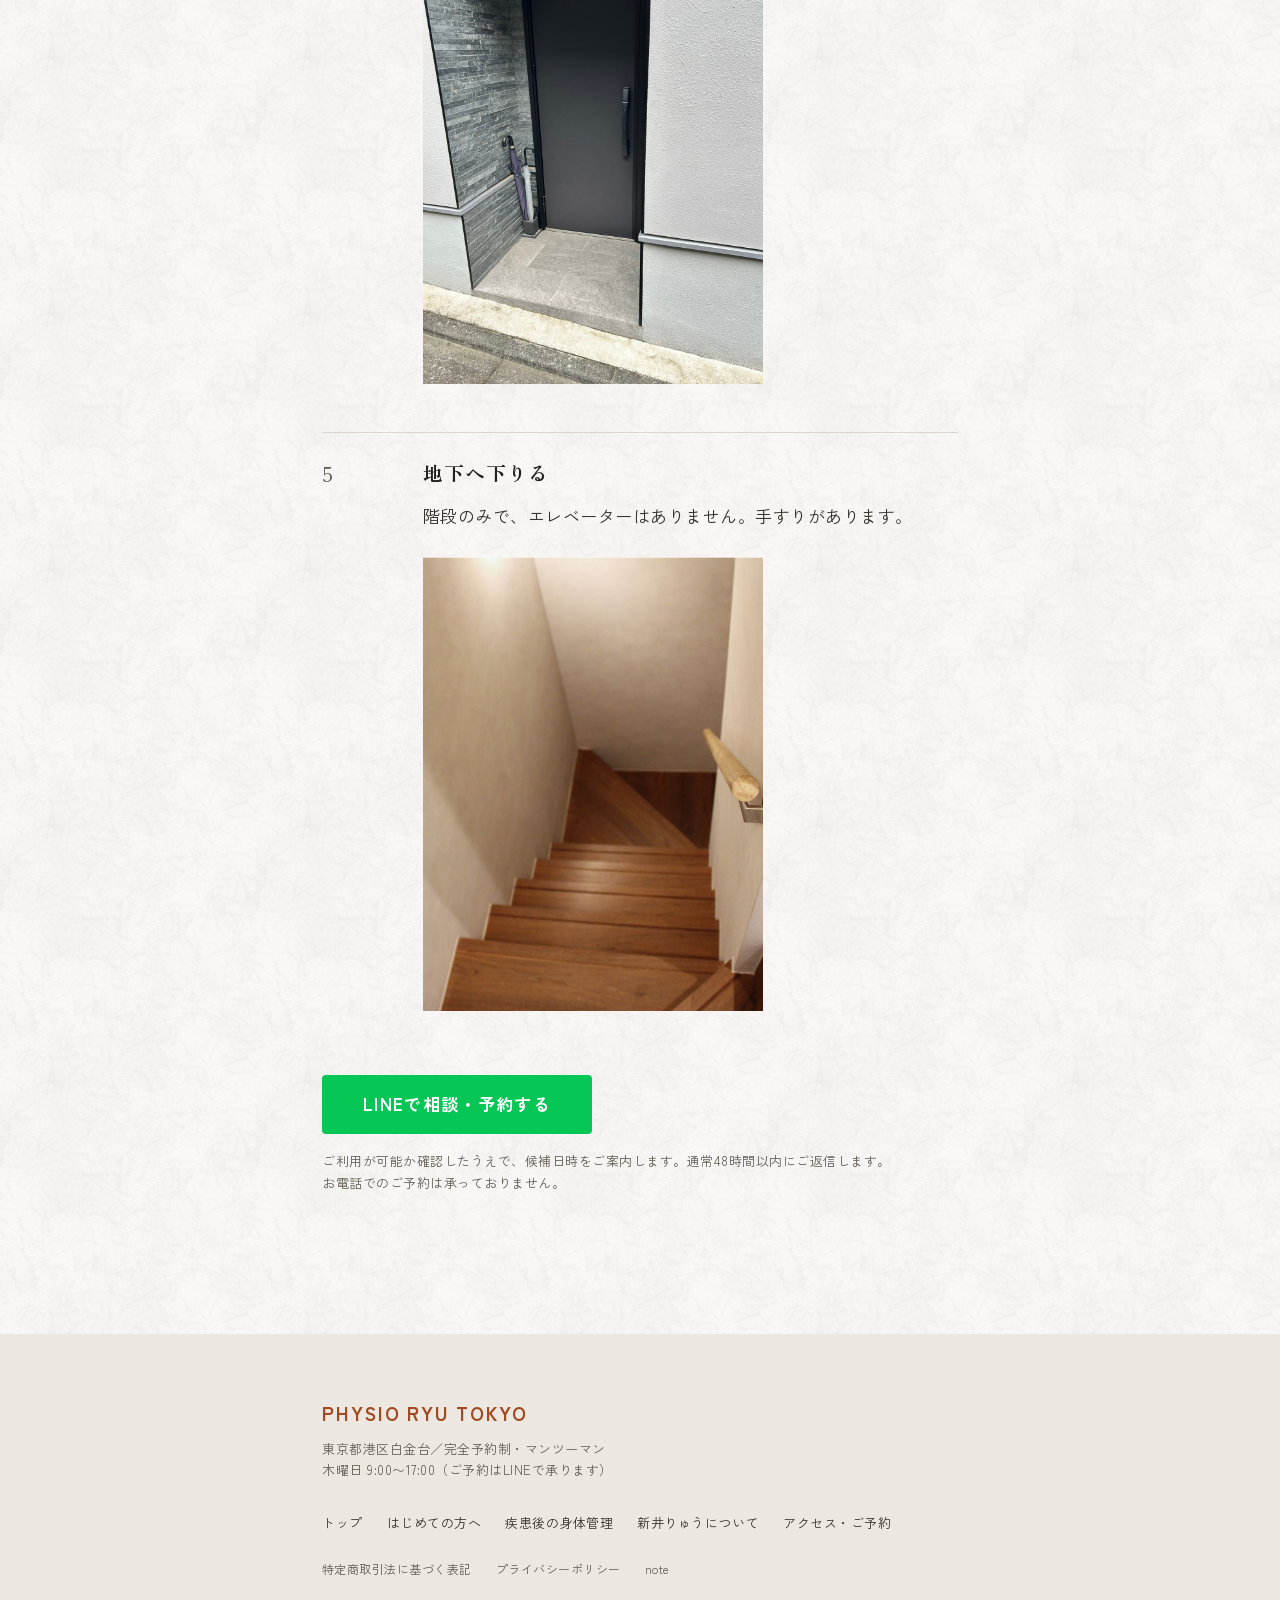
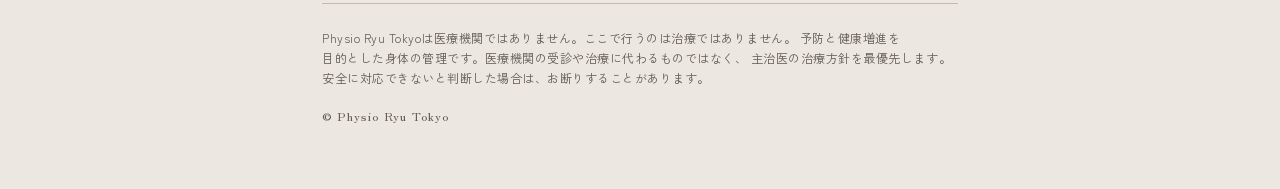
<file: physio-ryu-tokyo/access/index.html>
<!DOCTYPE html>
<html lang="ja">
<head>
<meta charset="UTF-8">
<meta name="viewport" content="width=device-width, initial-scale=1">

<!-- 公開前は noindex, nofollow のまま。開業時に下の1行を削除する -->
<meta name="robots" content="noindex, nofollow">

<title>アクセス・ご予約｜Physio Ryu Tokyo</title>
<meta name="description" content="港区白金台／都営浅草線 高輪台駅より徒歩5分、東京メトロ南北線 白金台駅より徒歩7分。木曜日9:00〜17:00の完全予約制。一戸建ての地下1階・階段のみの建物についてと、ご来店の流れをご案内します。詳しい住所はご予約確定後にお伝えします。">

<!-- OGP画像は images/ogp.jpg（設置済み）。og:url はドメイン確定後に差し替え -->
<meta property="og:type" content="article">
<meta property="og:site_name" content="Physio Ryu Tokyo">
<meta property="og:locale" content="ja_JP">
<meta property="og:title" content="アクセス・ご予約｜Physio Ryu Tokyo">
<meta property="og:description" content="港区白金台／高輪台駅より徒歩5分、白金台駅より徒歩7分。木曜日9:00〜17:00の完全予約制。建物とご来店についてご案内します。">
<meta property="og:url" content="">
<meta property="og:image" content="../images/ogp.jpg">
<meta name="twitter:card" content="summary_large_image">

<link rel="preconnect" href="https://fonts.googleapis.com">
<link rel="preconnect" href="https://fonts.gstatic.com" crossorigin>
<link href="https://fonts.googleapis.com/css2?family=Zen+Kaku+Gothic+New:wght@400;500;700&amp;family=Zen+Old+Mincho:wght@400;700&amp;display=swap" rel="stylesheet">

<link rel="stylesheet" href="../css/style.css">
</head>
<body>

<a class="skip-link" href="#main">本文へスキップ</a>

<!-- ==========================================================================
     共通ヘッダー（下層ページなので href の先頭に ../ を付けている）
========================================================================== -->
<header class="site-header">
  <div class="site-header__inner">
    <a class="brand" href="../index.html">
      <span class="brand__name">Physio Ryu Tokyo</span>
      <span class="brand__sub">港区白金台／完全予約制</span>
    </a>

    <button class="nav-toggle" type="button" aria-expanded="false" aria-controls="gnav">
      <span class="nav-toggle__bar" aria-hidden="true"></span>
      <span class="visually-hidden">メニューを開く</span>
    </button>

    <nav class="gnav" id="gnav" aria-label="グローバルナビゲーション">
      <ul class="gnav__list">
        <li><a class="gnav__link" href="../index.html">トップ</a></li>
        <li><a class="gnav__link" href="../first-visit/index.html">はじめての方へ</a></li>
        <li><a class="gnav__link" href="../after-treatment/index.html">疾患後の身体管理</a></li>
        <li><a class="gnav__link" href="../about/index.html">新井りゅうについて</a></li>
        <li><a class="gnav__link is-current" href="index.html" aria-current="page">アクセス</a></li>
      </ul>
    </nav>
  </div>
</header>

<main id="main">

<section class="section">
  <div class="wrap">
    <h1 class="page-title">アクセス・ご予約</h1>

    <!-- 建物の写真は、ここに並べるのをやめて「ご来店の道順」に移した。
         4枚を格子に並べても、どれがどの順に現れるのかは伝わらない。
         初めての方が実際に必要としているのは、通りから扉までの順番。
         ここは室内の1枚だけにして、ページの入り口の絵として使う -->
    <figure class="ph ph--wide">
      <img class="ph__img" src="../images/access-room.jpg" alt="施術スペース">
    </figure>

    <div class="prose reveal">

      <h2>場所</h2>

      <p>
        東京都港区白金台<br>
        都営浅草線 高輪台駅より徒歩5分<br>
        東京メトロ南北線 白金台駅より徒歩7分
      </p>

      <p class="note-small">※詳しい住所はご予約確定後にお伝えします</p>

      <!-- ======================================================================
           Googleマップの埋め込み位置（現時点では入れない）
           住所非公開の方針のため、開業後に住所を公開すると決めた場合のみ、
           この位置に <iframe> を差し込む。それまでは空のままにしておくこと。
      ====================================================================== -->

      <h2>営業日</h2>

      <p>
        木曜日／9:00〜17:00<br>
        完全予約制・日時はLINEで調整します
      </p>

      <p class="note-small">
        ※ご予約は、おおむね1週間先からのご案内になります。<br>
        ※月に1回程度、セミナー等でお休みをいただく場合があります。休業日は<span class="u-nw-s">公式LINE</span>でお知らせします。
      </p>

      <h2>建物について</h2>

      <p>一戸建ての地下1階です。</p>

      <ul class="list-dot">
        <li>階段のみで、エレベーターはありません</li>
        <li>車椅子でのご来店には対応できません</li>
        <li>手すりがあります</li>
        <li>待合スペースはありません</li>
        <li>ご家族・介助の方の同伴・同室が可能です</li>
      </ul>

      <p>
        一戸建てのため、他の方と顔を合わせにくい造りです。完全マンツーマンの、静かな環境をご用意しています。
      </p>

      <h2>ご来店について</h2>

      <p>
        ご予約時刻の5分前を目安にお越しください。待合スペースがないため、それより早く到着された場合は、インターホンを押さずにLINEでご連絡ください。
      </p>

      <!-- 初回と2回目以降を分けて書く。初回のお迎えは不安を消すための一番強い一文だが、
           毎回お迎えに出ると書くと、通うたびに気を使わせることになる。
           2回目以降は自分で入っていただく前提にして、
           そのうえで「迷ったらLINE」の逃げ道だけ残しておく -->
      <h3>初回のご来店</h3>

      <p>場所が少し分かりづらいため、到着されましたらLINEでお知らせください。</p>

      <!-- 不安を消す最も強い一文。目立たせる（.standout） -->
      <p class="standout">玄関の外までお迎えにあがります。</p>

      <h3>2回目以降のご来店</h3>

      <p>
        インターホンを押してください。道に迷われたときは、何度目であってもLINEでご連絡いただければお迎えにあがります。
      </p>

    </div>
  </div>
</section>

<!-- ==========================================================================
     ご来店の道順
     ---------------------------------------------------------------------------
     写真を格子に並べるのではなく、通りから扉までを順番に見せる。
     地下1階で、しかも路地の奥にある入口なので、
     「どの建物か」「どこで曲がるか」「どの扉か」は別々の情報になる。
     1枚にまとめようとすると、どれも中途半端になる。

     写真はすべて縦位置。奥行き（道路 → 路地 → 壁沿い → 扉）が主題なので、
     横位置に切ると、その奥行きが失われる。
========================================================================== -->
<section class="section section--major">
  <div class="wrap reveal">
    <h2 class="section-title">ご来店の道順</h2>

    <p>
      初回はLINEでお知らせいただければ玄関の外までお迎えにあがりますが、
      あらかじめ道順をご覧いただけるようにしておきます。
    </p>

    <ol class="steps">
      <li class="step">
        <span class="step__num" aria-hidden="true">1</span>
        <h3 class="step__title">通りから</h3>
        <div class="step__body">
          <p>木が植わっている建物が目的地です。手前の路地に入ってください。</p>
          <figure class="ph ph--portrait step__figure step__figure--route"><img class="ph__img" src="../images/route-01-street.jpg" alt="通りから見た建物。手前に木が植わっている"></figure>
        </div>
      </li>

      <li class="step">
        <span class="step__num" aria-hidden="true">2</span>
        <h3 class="step__title">路地に入る</h3>
        <div class="step__body">
          <p>
            右手が建物の壁です。壁沿いにそのまま進みます。壁の照明の下にインターホンがあります。
          </p>
          <figure class="ph ph--portrait step__figure step__figure--route"><img class="ph__img" src="../images/route-02-alley.jpg" alt="路地から見た建物の壁。奥に入口と、壁の照明とインターホン"></figure>
        </div>
      </li>

      <li class="step">
        <span class="step__num" aria-hidden="true">3</span>
        <h3 class="step__title">入口</h3>
        <div class="step__body">
          <p>黒い石張りの、少し奥まったところが入口です。</p>
          <figure class="ph ph--portrait step__figure step__figure--route"><img class="ph__img" src="../images/route-03-entrance.jpg" alt="白い壁の途中にある、黒い石張りの奥まった入口"></figure>
        </div>
      </li>

      <li class="step">
        <span class="step__num" aria-hidden="true">4</span>
        <h3 class="step__title">この扉です</h3>
        <div class="step__body">
          <!-- 表札は建物の所有者のお名前で、当スタジオの名前ではない。
               書いておかないと、扉の前まで来た方が「違う家に来た」と思って引き返す。
               所有者のお名前は出さない（サイトに他人の氏名を載せない） -->
          <p>
            建物は住宅の一部をお借りしているため、玄関の表札は当スタジオの名前ではありません。<strong>この扉で合っています。</strong>
          </p>
          <figure class="ph ph--portrait step__figure step__figure--route"><img class="ph__img" src="../images/route-04-door.jpg" alt="黒い扉。これがスタジオの入口"></figure>
        </div>
      </li>

      <li class="step">
        <span class="step__num" aria-hidden="true">5</span>
        <h3 class="step__title">地下へ下りる</h3>
        <div class="step__body">
          <p>階段のみで、エレベーターはありません。手すりがあります。</p>
          <!-- この1枚だけ明るさを持ち上げていない。
               階段を下りられるかを判断していただくための写真なので、
               実際より明るく見せると現地で困ることになる -->
          <figure class="ph ph--portrait step__figure step__figure--route"><img class="ph__img" src="../images/route-05-stairs.jpg" alt="地下へ下りる階段。右手に手すりがある"></figure>
        </div>
      </li>
    </ol>

    <div class="cta-block" data-cta-hide>
      <a class="btn-line" href="https://lin.ee/6pUFgzJ">LINEで相談・予約する</a>
      <p class="cta-block__note">ご利用が可能か確認したうえで、候補日時をご案内します。通常48時間以内にご返信します。<br>お電話でのご予約は承っておりません。</p>
    </div>
  </div>
</section>

</main>

<!-- ==========================================================================
     共通フッター（下層ページなので href の先頭に ../ を付けている）
========================================================================== -->
<footer class="site-footer">
  <div class="site-footer__inner">
    <p class="site-footer__brand">Physio Ryu Tokyo</p>
    <address class="site-footer__addr">
      東京都港区白金台／完全予約制・マンツーマン<br>
      木曜日 9:00〜17:00（ご予約はLINEで承ります）
    </address>

    <nav class="footer-nav" aria-label="フッターナビゲーション">
      <ul class="footer-nav__list">
        <li><a href="../index.html">トップ</a></li>
        <li><a href="../first-visit/index.html">はじめての方へ</a></li>
        <li><a href="../after-treatment/index.html">疾患後の身体管理</a></li>
        <li><a href="../about/index.html">新井りゅうについて</a></li>
        <li><a href="index.html">アクセス・ご予約</a></li>
      </ul>
    </nav>

    <nav class="footer-links" aria-label="規約・外部リンク">
      <ul class="footer-links__list">
        <li><a href="../legal/index.html">特定商取引法に基づく表記</a></li>
        <li><a href="../privacy/index.html">プライバシーポリシー</a></li>
        <!-- note URL 未確定：確定後に href を差し替える -->
        <li><a href="#" target="_blank" rel="noopener">note</a></li>
      </ul>
    </nav>

    <p class="site-footer__note">
      Physio Ryu Tokyoは医療機関ではありません。ここで行うのは治療ではありません。
      予防と健康増進を目的とした身体の管理です。医療機関の受診や治療に代わるものではなく、
      主治医の治療方針を最優先します。安全に対応できないと判断した場合は、お断りすることがあります。
    </p>

    <p class="site-footer__copy">&copy; Physio Ryu Tokyo</p>
  </div>
</footer>

<!-- スマホ画面下部の固定CTA（全ページ共通） -->
<div class="fixed-cta">
  <a class="btn-line btn-line--block" href="https://lin.ee/6pUFgzJ">LINEで相談・予約する</a>
</div>

<script src="../js/site.js" defer></script>
</body>
</html>
</file>
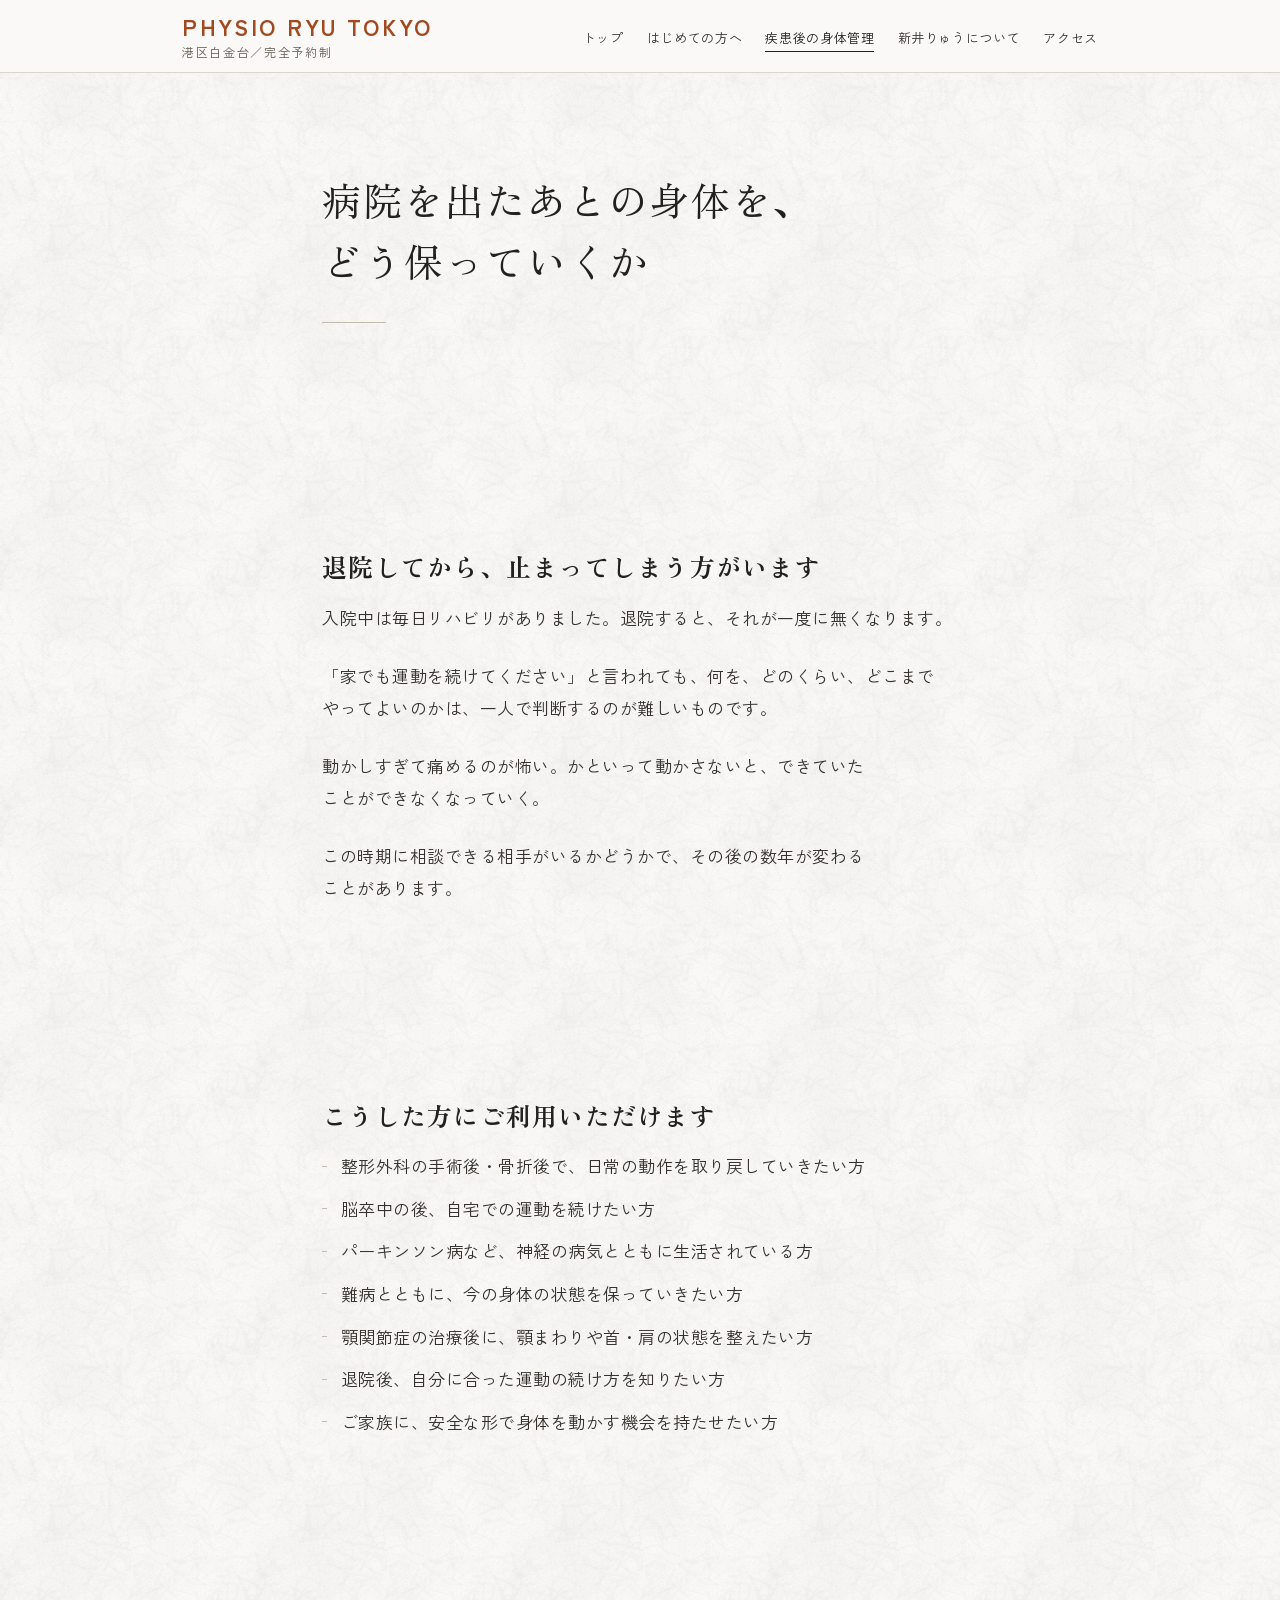
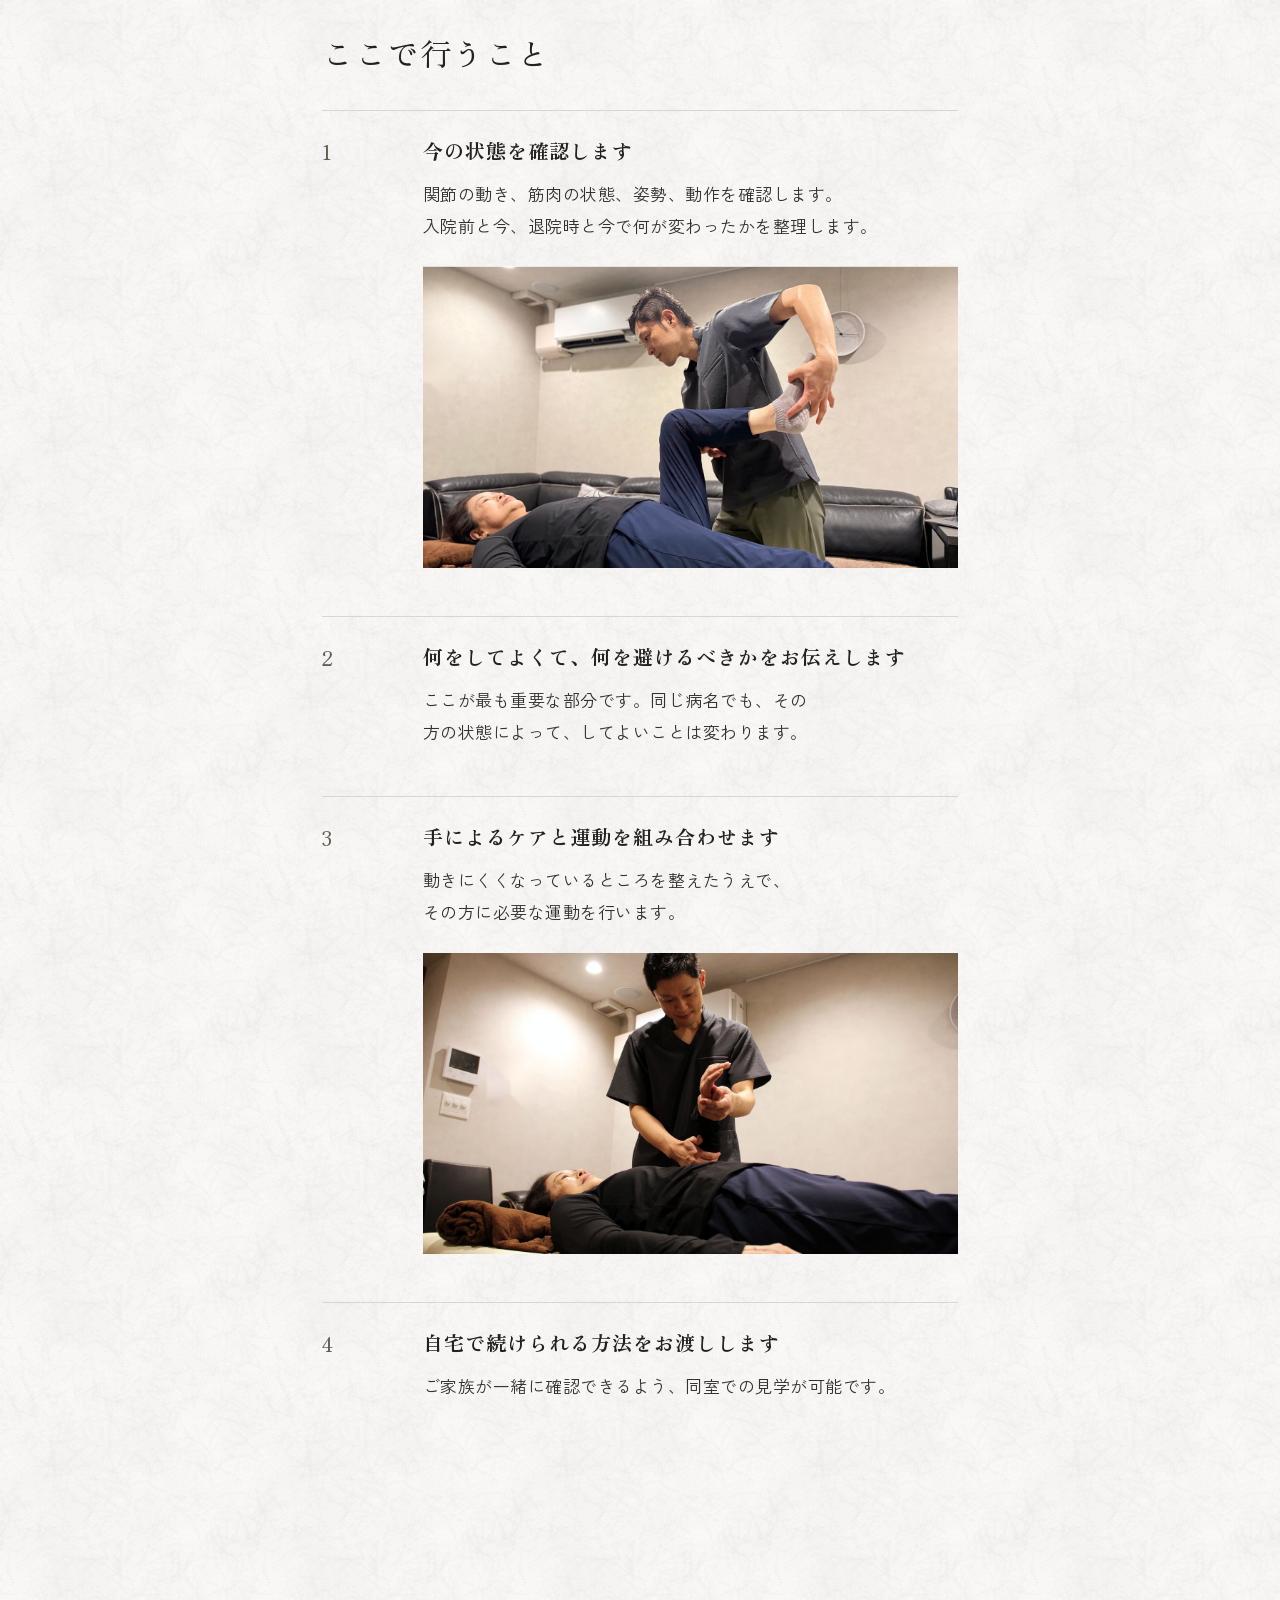
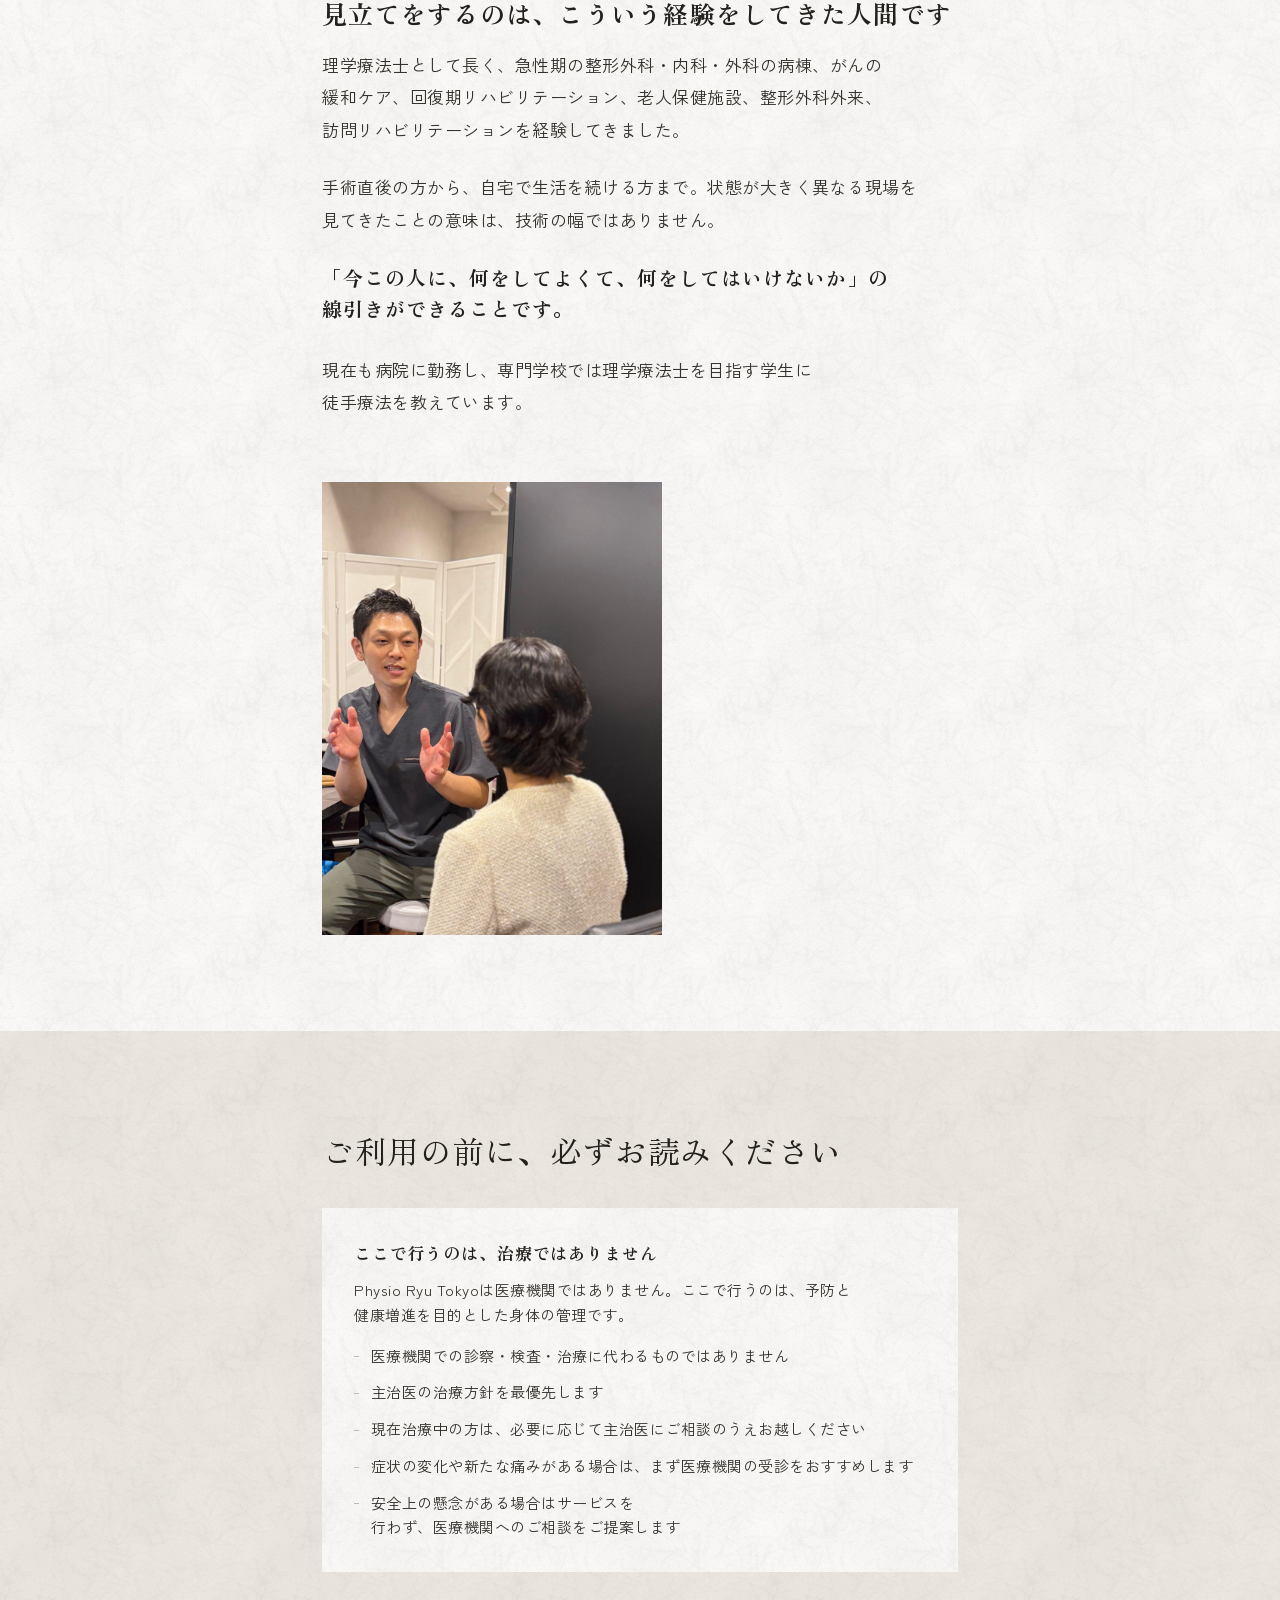
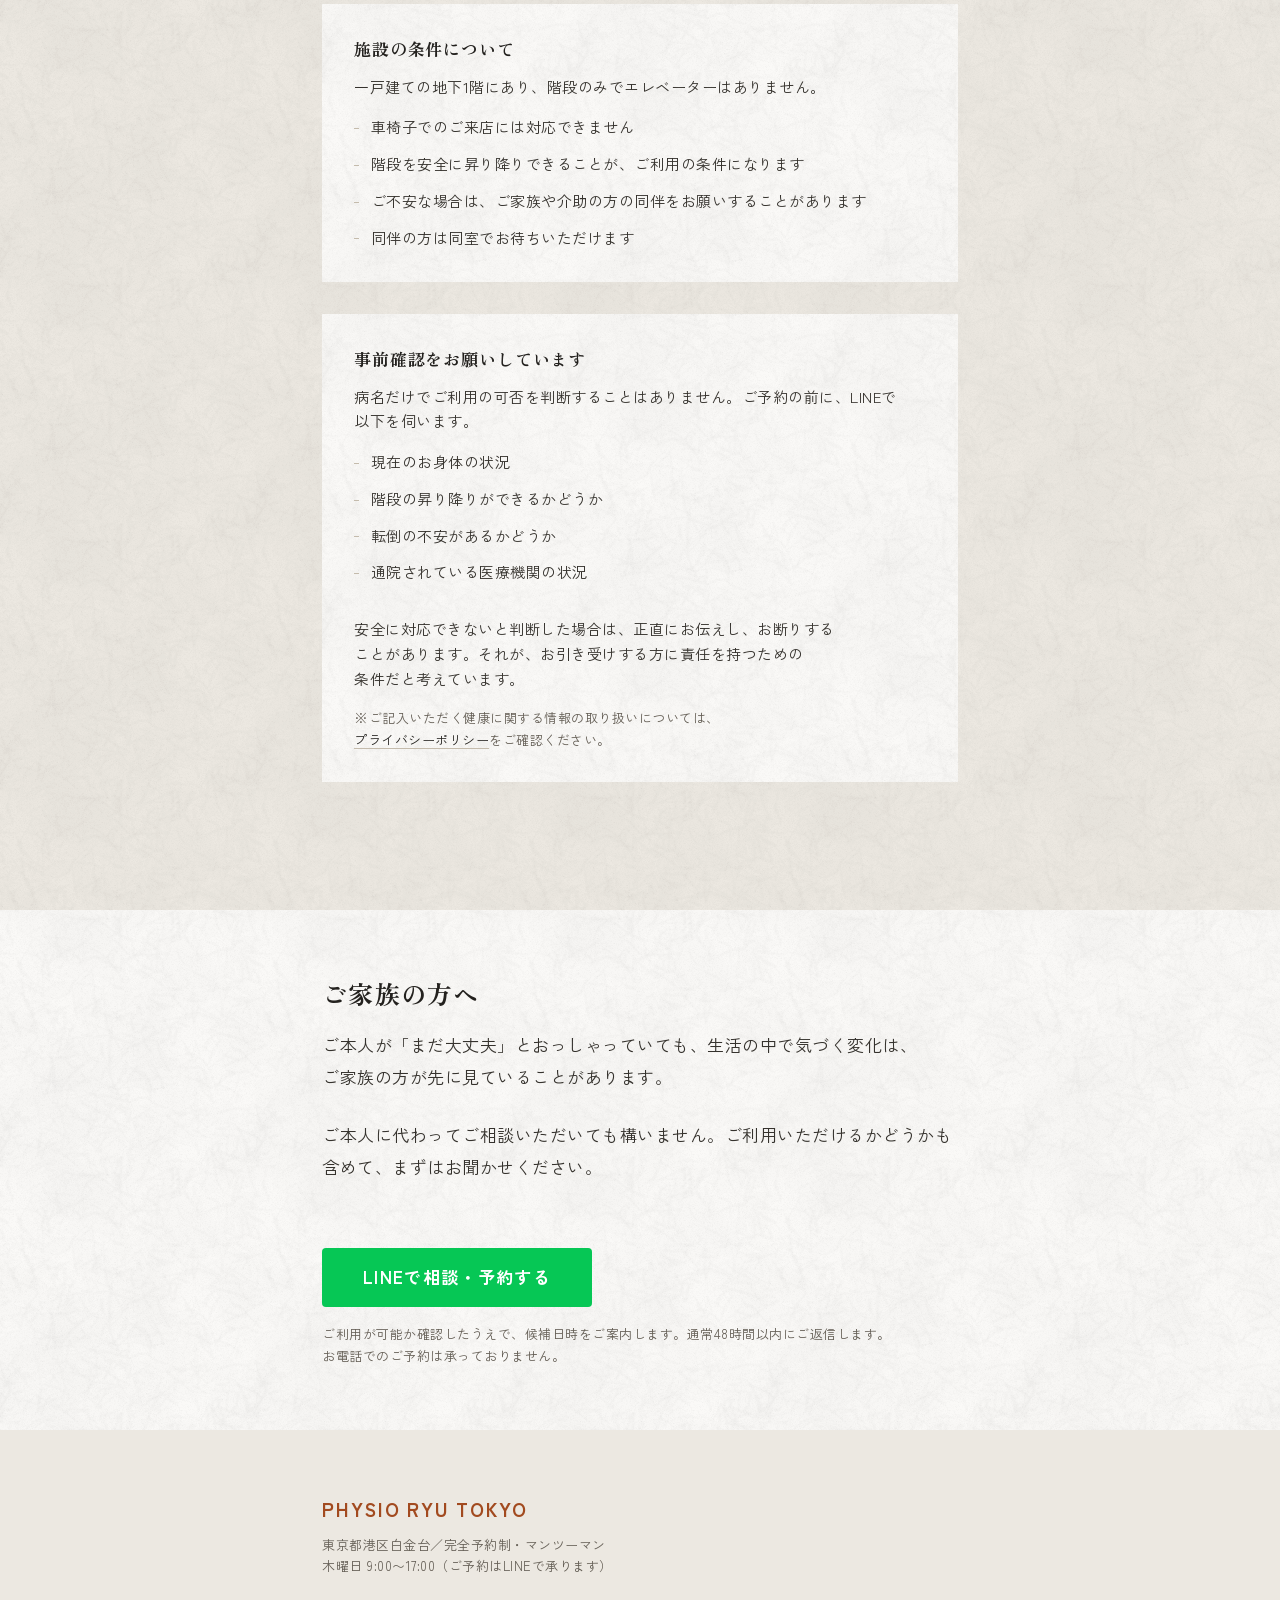
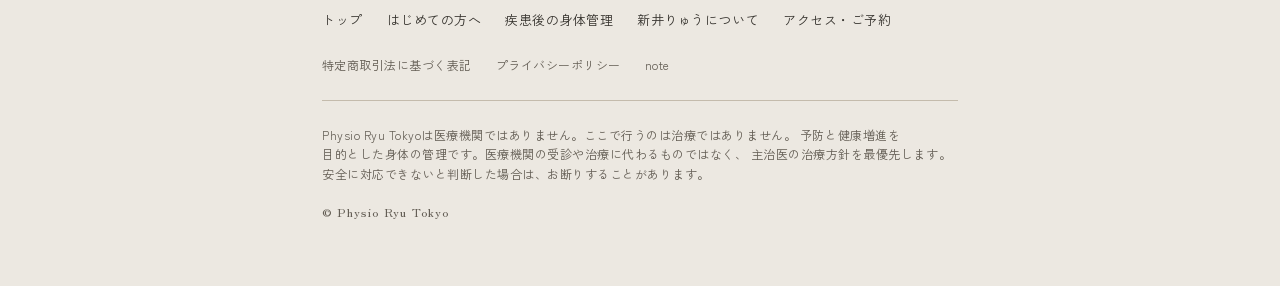
<file: physio-ryu-tokyo/after-treatment/index.html>
<!DOCTYPE html>
<html lang="ja">
<head>
<meta charset="UTF-8">
<meta name="viewport" content="width=device-width, initial-scale=1">

<!-- 公開前は noindex, nofollow のまま。開業時に下の1行を削除する -->
<meta name="robots" content="noindex, nofollow">

<title>疾患後の身体管理｜Physio Ryu Tokyo</title>
<meta name="description" content="退院してからの身体を、どう保っていくか。手術後・骨折後、脳卒中の後、神経の病気とともに生活される方へ。理学療法士免許を持つ経験豊富なトレーナーが、何をしてよくて何を避けるべきかの線引きをお伝えします。港区白金台・完全予約制。">

<!-- OGP画像は images/ogp.jpg（設置済み）。og:url はドメイン確定後に差し替え -->
<meta property="og:type" content="article">
<meta property="og:site_name" content="Physio Ryu Tokyo">
<meta property="og:locale" content="ja_JP">
<meta property="og:title" content="疾患後の身体管理｜Physio Ryu Tokyo">
<meta property="og:description" content="退院してからの身体を、どう保っていくか。手術後・骨折後、脳卒中の後、神経の病気とともに生活される方へ。港区白金台・完全予約制のパーソナルスタジオ。">
<meta property="og:url" content="">
<meta property="og:image" content="../images/ogp.jpg">
<meta name="twitter:card" content="summary_large_image">

<link rel="preconnect" href="https://fonts.googleapis.com">
<link rel="preconnect" href="https://fonts.gstatic.com" crossorigin>
<link href="https://fonts.googleapis.com/css2?family=Zen+Kaku+Gothic+New:wght@400;500;700&amp;family=Zen+Old+Mincho:wght@400;700&amp;display=swap" rel="stylesheet">

<link rel="stylesheet" href="../css/style.css">
</head>
<body>

<a class="skip-link" href="#main">本文へスキップ</a>

<!-- ==========================================================================
     共通ヘッダー（下層ページなので href の先頭に ../ を付ける）
========================================================================== -->
<header class="site-header">
  <div class="site-header__inner">
    <a class="brand" href="../index.html">
      <span class="brand__name">Physio Ryu Tokyo</span>
      <span class="brand__sub">港区白金台／完全予約制</span>
    </a>

    <button class="nav-toggle" type="button" aria-expanded="false" aria-controls="gnav">
      <span class="nav-toggle__bar" aria-hidden="true"></span>
      <span class="visually-hidden">メニューを開く</span>
    </button>

    <nav class="gnav" id="gnav" aria-label="グローバルナビゲーション">
      <ul class="gnav__list">
        <li><a class="gnav__link" href="../index.html">トップ</a></li>
        <li><a class="gnav__link" href="../first-visit/index.html">はじめての方へ</a></li>
        <li><a class="gnav__link is-current" href="../after-treatment/index.html" aria-current="page">疾患後の身体管理</a></li>
        <li><a class="gnav__link" href="../about/index.html">新井りゅうについて</a></li>
        <li><a class="gnav__link" href="../access/index.html">アクセス</a></li>
      </ul>
    </nav>
  </div>
</header>

<main id="main">

<!-- ==========================================================================
     ページ見出し
========================================================================== -->
<section class="section" data-cta-hide>
  <div class="wrap">
    <h1 class="page-title">病院を出たあとの身体を、どう保っていくか</h1>
    <hr class="rule">
  </div>
</section>

<!-- ==========================================================================
     退院してから、止まってしまう方がいます
========================================================================== -->
<section class="section">
  <div class="wrap reveal">
    <div class="prose">
      <h2>退院してから、止まってしまう方がいます</h2>

      <p>
        入院中は毎日リハビリがありました。退院すると、それが一度に無くなります。
      </p>

      <p>
        「家でも運動を続けてください」と言われても、何を、どのくらい、どこまでやってよいのかは、一人で判断するのが難しいものです。
      </p>

      <p>
        動かしすぎて痛めるのが怖い。かといって動かさないと、できていたことができなくなっていく。
      </p>

      <p class="u-mb-0">
        この時期に相談できる相手がいるかどうかで、その後の数年が変わることがあります。
      </p>
    </div>
  </div>
</section>

<!-- ==========================================================================
     こうした方にご利用いただけます
     ※ 疾患名は「対象の記述」であり「効果の記述」ではない。表現を改変していない
========================================================================== -->
<section class="section">
  <div class="wrap reveal">
    <div class="prose">
      <h2>こうした方にご利用いただけます</h2>

      <ul class="list-dot u-mb-0">
        <li>整形外科の手術後・骨折後で、日常の動作を取り戻していきたい方</li>
        <li>脳卒中の後、自宅での運動を続けたい方</li>
        <li>パーキンソン病など、神経の病気とともに生活されている方</li>
        <li>難病とともに、今の身体の状態を保っていきたい方</li>
        <li>顎関節症の治療後に、顎まわりや首・肩の状態を整えたい方</li>
        <li>退院後、自分に合った運動の続け方を知りたい方</li>
        <li>ご家族に、安全な形で身体を動かす機会を持たせたい方</li>
      </ul>
    </div>
  </div>
</section>

<!-- ==========================================================================
     ここで行うこと（.steps）
========================================================================== -->
<section class="section">
  <div class="wrap reveal">
    <h2 class="section-title">ここで行うこと</h2>

    <ol class="steps">
      <li class="step">
        <span class="step__num" aria-hidden="true">1</span>
        <h3 class="step__title">今の状態を確認します</h3>
        <div class="step__body">
          <p>
            関節の動き、筋肉の状態、姿勢、動作を確認します。入院前と今、退院時と今で何が変わったかを整理します。
          </p>
        </div>
        <figure class="ph ph--wide step__figure">
          <img class="ph__img" src="../images/after-check.jpg" alt="脚の動く範囲を確かめている場面">
        </figure>
      </li>

      <li class="step">
        <span class="step__num" aria-hidden="true">2</span>
        <h3 class="step__title">何をしてよくて、何を避けるべきかをお伝えします</h3>
        <div class="step__body">
          <p>
            ここが最も重要な部分です。同じ病名でも、その方の状態によって、してよいことは変わります。
          </p>
        </div>
      </li>

      <li class="step">
        <span class="step__num" aria-hidden="true">3</span>
        <h3 class="step__title">手によるケアと運動を組み合わせます</h3>
        <div class="step__body">
          <p>動きにくくなっているところを整えたうえで、その方に必要な運動を行います。</p>
        </div>
        <figure class="ph ph--wide step__figure">
          <img class="ph__img" src="../images/after-move.jpg" alt="腕を支えながら関節を動かしている場面">
        </figure>
      </li>

      <li class="step">
        <span class="step__num" aria-hidden="true">4</span>
        <h3 class="step__title">自宅で続けられる方法をお渡しします</h3>
        <div class="step__body">
          <p>ご家族が一緒に確認できるよう、同室での見学が可能です。</p>
        </div>
      </li>
    </ol>
  </div>
</section>

<!-- ==========================================================================
     見立てをするのは、こういう経験をしてきた人間です
========================================================================== -->
<section class="section">
  <div class="wrap reveal">
    <div class="prose">
      <h2>見立てをするのは、こういう経験をしてきた人間です</h2>

      <p>
        理学療法士として長く、急性期の整形外科・内科・外科の病棟、がんの緩和ケア、回復期リハビリテーション、老人保健施設、整形外科外来、訪問リハビリテーションを経験してきました。
      </p>

      <p>
        手術直後の方から、自宅で生活を続ける方まで。状態が大きく異なる現場を見てきたことの意味は、技術の幅ではありません。
      </p>

      <p class="standout">「今この人に、何をしてよくて、何をしてはいけないか」の線引きができることです。</p>

      <p class="u-mb-0">現在も病院に勤務し、専門学校では理学療法士を目指す学生に徒手療法を教えています。</p>
    </div>

    <!-- この章から最後まで5画面ぶん写真が入らなかった。
         「こういう経験をしてきた人間」の章なので、手技ではなく
         説明している場面を置く。お客様は後ろ姿で顔が写っていない -->
    <figure class="ph ph--portrait ph--narrow u-mt-l">
      <img class="ph__img" src="../images/after-person.jpg" alt="向かい合って説明している場面">
    </figure>
  </div>
</section>

<!-- ==========================================================================
     ご利用の前に、必ずお読みください
     背景色を変えたセクション＋注意書きボックス（.notice）で明確に区別する。
     小さく隠さない。誠実さの証明として見せる
========================================================================== -->
<section class="section section--plane">
  <div class="wrap reveal">
    <h2 class="section-title">ご利用の前に、必ずお読みください</h2>

    <div class="notice">
      <h3 class="notice__title">ここで行うのは、治療ではありません</h3>

      <p>
        Physio Ryu Tokyoは医療機関ではありません。ここで行うのは、予防と健康増進を目的とした身体の管理です。
      </p>

      <ul class="list-dot">
        <li>医療機関での診察・検査・治療に代わるものではありません</li>
        <li>主治医の治療方針を最優先します</li>
        <li>現在治療中の方は、必要に応じて主治医にご相談のうえお越しください</li>
        <li>症状の変化や新たな痛みがある場合は、まず医療機関の受診をおすすめします</li>
        <li>安全上の懸念がある場合はサービスを行わず、医療機関へのご相談をご提案します</li>
      </ul>
    </div>

    <div class="notice">
      <h3 class="notice__title">施設の条件について</h3>

      <p>一戸建ての地下1階にあり、階段のみでエレベーターはありません。</p>

      <ul class="list-dot">
        <li>車椅子でのご来店には対応できません</li>
        <li>階段を安全に昇り降りできることが、ご利用の条件になります</li>
        <li>ご不安な場合は、ご家族や介助の方の同伴をお願いすることがあります</li>
        <li>同伴の方は同室でお待ちいただけます</li>
      </ul>
    </div>

    <div class="notice">
      <h3 class="notice__title">事前確認をお願いしています</h3>

      <p>
        病名だけでご利用の可否を判断することはありません。ご予約の前に、LINEで以下を伺います。
      </p>

      <ul class="list-dot">
        <li>現在のお身体の状況</li>
        <li>階段の昇り降りができるかどうか</li>
        <li>転倒の不安があるかどうか</li>
        <li>通院されている医療機関の状況</li>
      </ul>

      <p class="u-mt-m">
        安全に対応できないと判断した場合は、正直にお伝えし、お断りすることがあります。それが、お引き受けする方に責任を持つための条件だと考えています。
      </p>

      <p class="note-small u-mb-0">
        ※ご記入いただく健康に関する情報の取り扱いについては、<a href="../privacy/index.html">プライバシーポリシー</a>をご確認ください。
      </p>
    </div>
  </div>
</section>

<!-- ==========================================================================
     ご家族の方へ ＋ CTA
========================================================================== -->
<section class="section section--minor">
  <div class="wrap reveal">
    <div class="prose">
      <h2>ご家族の方へ</h2>

      <p>
        ご本人が「まだ大丈夫」とおっしゃっていても、生活の中で気づく変化は、ご家族の方が先に見ていることがあります。
      </p>

      <p class="u-mb-0">
        ご本人に代わってご相談いただいても構いません。ご利用いただけるかどうかも含めて、まずはお聞かせください。
      </p>
    </div>

    <div class="cta-block" data-cta-hide>
      <a class="btn-line" href="https://lin.ee/6pUFgzJ">LINEで相談・予約する</a>
      <p class="cta-block__note">ご利用が可能か確認したうえで、候補日時をご案内します。通常48時間以内にご返信します。<br>お電話でのご予約は承っておりません。</p>
    </div>
  </div>
</section>

</main>

<!-- ==========================================================================
     共通フッター（下層ページなので href の先頭に ../ を付ける）
========================================================================== -->
<footer class="site-footer">
  <div class="site-footer__inner">
    <p class="site-footer__brand">Physio Ryu Tokyo</p>
    <address class="site-footer__addr">
      東京都港区白金台／完全予約制・マンツーマン<br>
      木曜日 9:00〜17:00（ご予約はLINEで承ります）
    </address>

    <nav class="footer-nav" aria-label="フッターナビゲーション">
      <ul class="footer-nav__list">
        <li><a href="../index.html">トップ</a></li>
        <li><a href="../first-visit/index.html">はじめての方へ</a></li>
        <li><a href="../after-treatment/index.html">疾患後の身体管理</a></li>
        <li><a href="../about/index.html">新井りゅうについて</a></li>
        <li><a href="../access/index.html">アクセス・ご予約</a></li>
      </ul>
    </nav>

    <nav class="footer-links" aria-label="規約・外部リンク">
      <ul class="footer-links__list">
        <li><a href="../legal/index.html">特定商取引法に基づく表記</a></li>
        <li><a href="../privacy/index.html">プライバシーポリシー</a></li>
        <!-- note URL 未確定：確定後に href を差し替える -->
        <li><a href="#" target="_blank" rel="noopener">note</a></li>
      </ul>
    </nav>

    <p class="site-footer__note">
      Physio Ryu Tokyoは医療機関ではありません。ここで行うのは治療ではありません。
      予防と健康増進を目的とした身体の管理です。医療機関の受診や治療に代わるものではなく、
      主治医の治療方針を最優先します。安全に対応できないと判断した場合は、お断りすることがあります。
    </p>

    <p class="site-footer__copy">&copy; Physio Ryu Tokyo</p>
  </div>
</footer>

<!-- スマホ画面下部の固定CTA（全ページ共通） -->
<div class="fixed-cta">
  <a class="btn-line btn-line--block" href="https://lin.ee/6pUFgzJ">LINEで相談・予約する</a>
</div>

<script src="../js/site.js" defer></script>
</body>
</html>
</file>
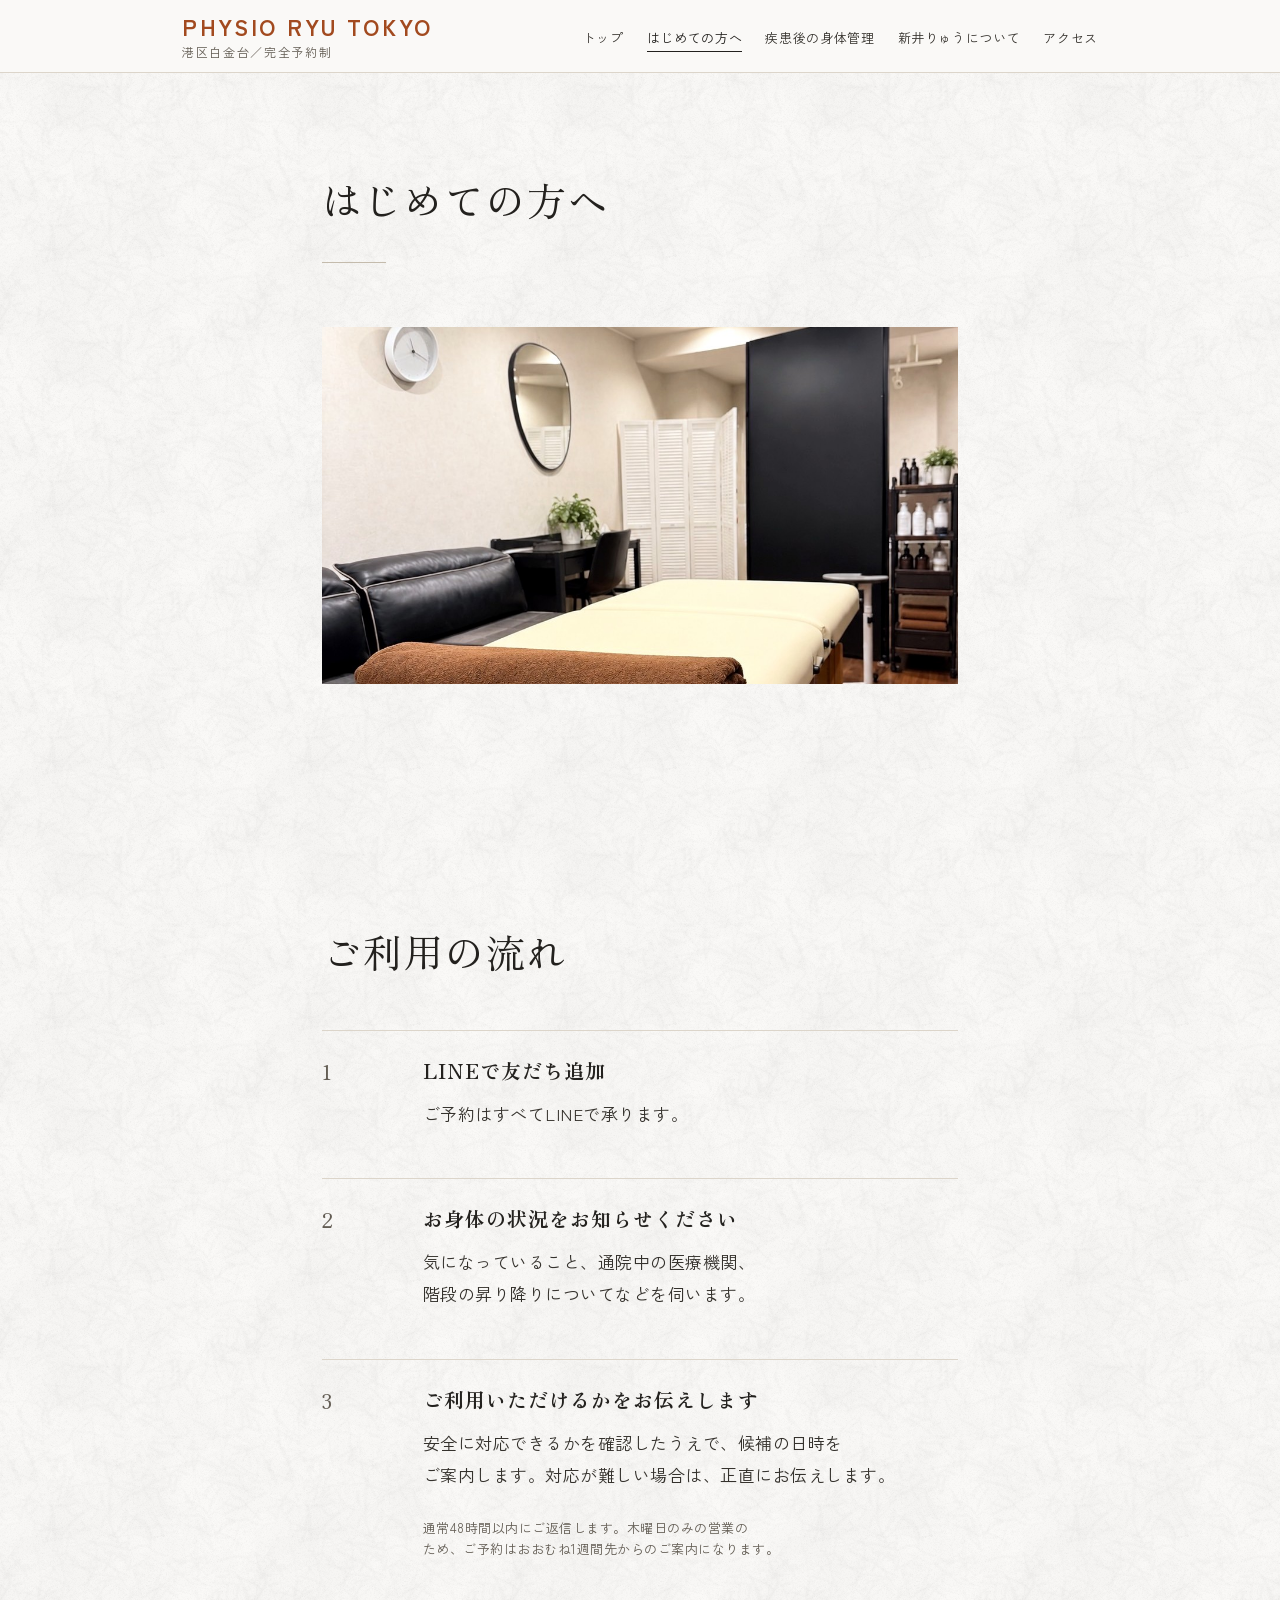
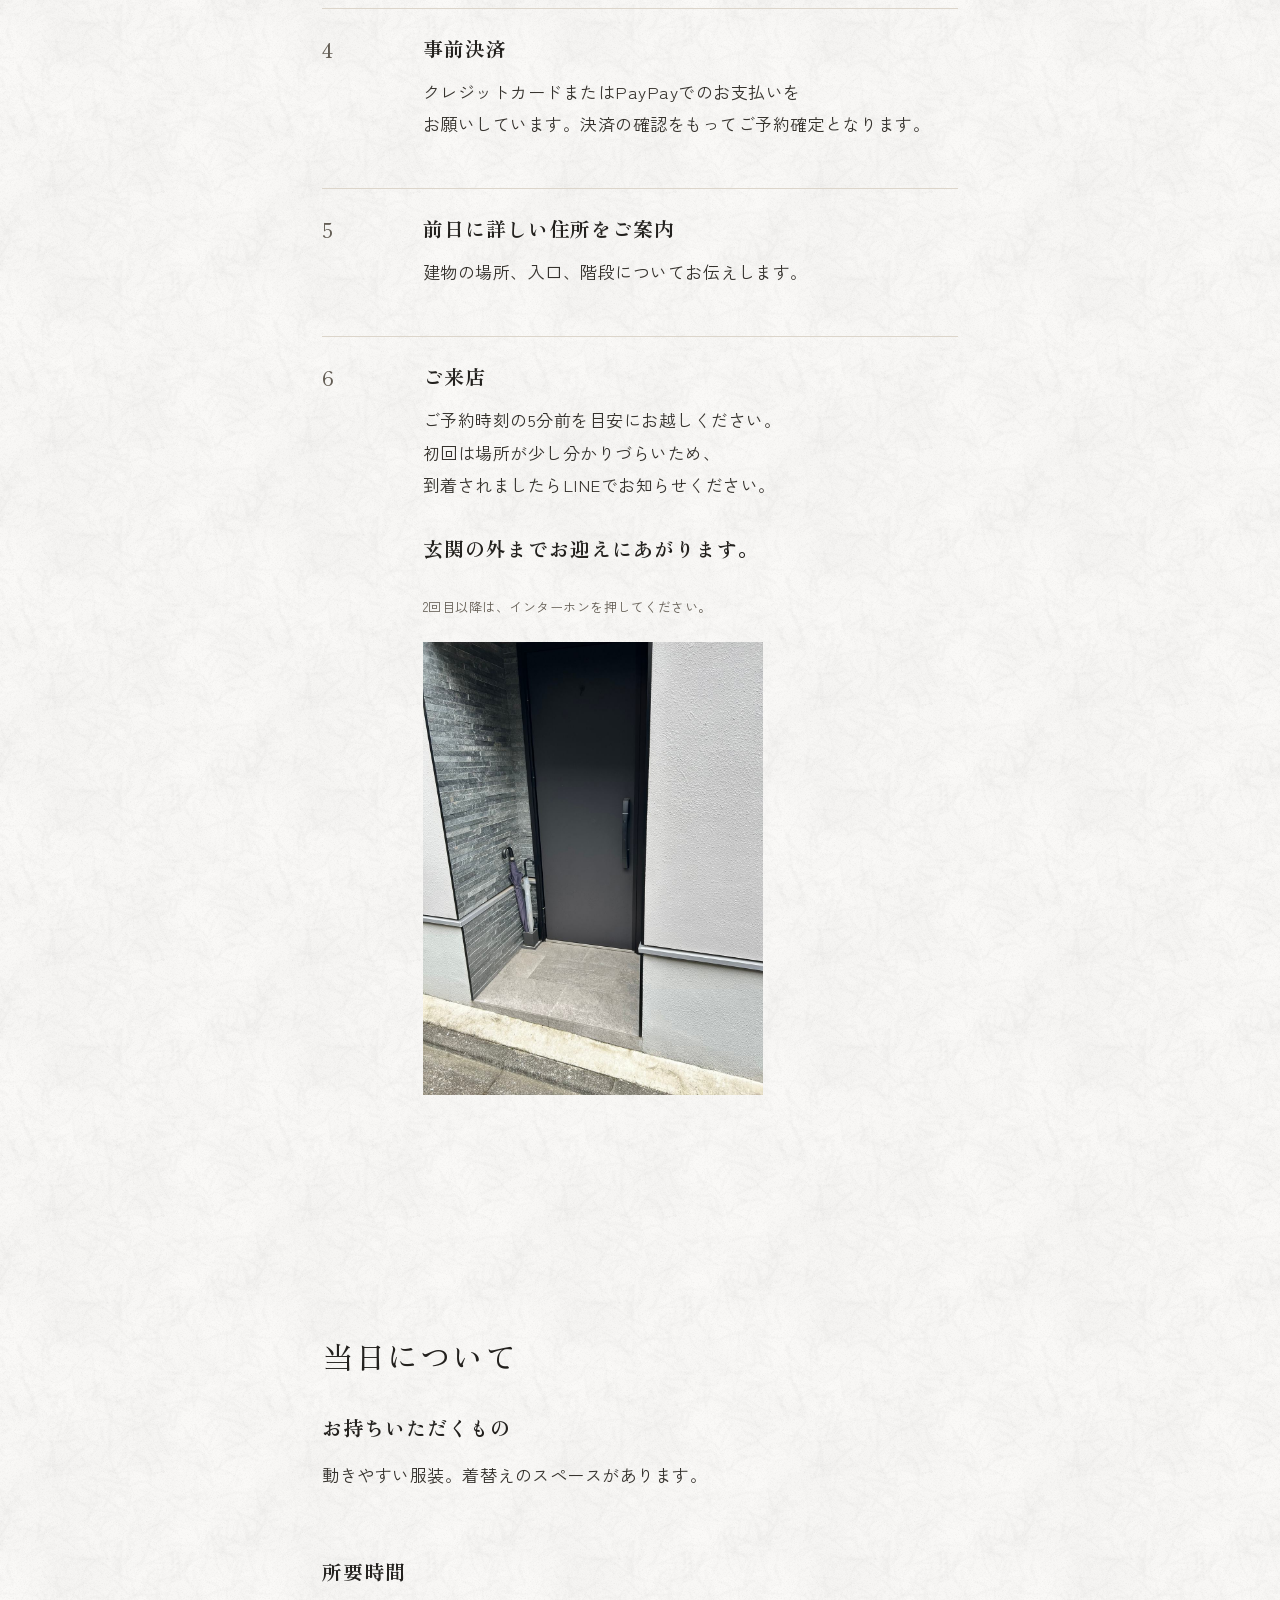
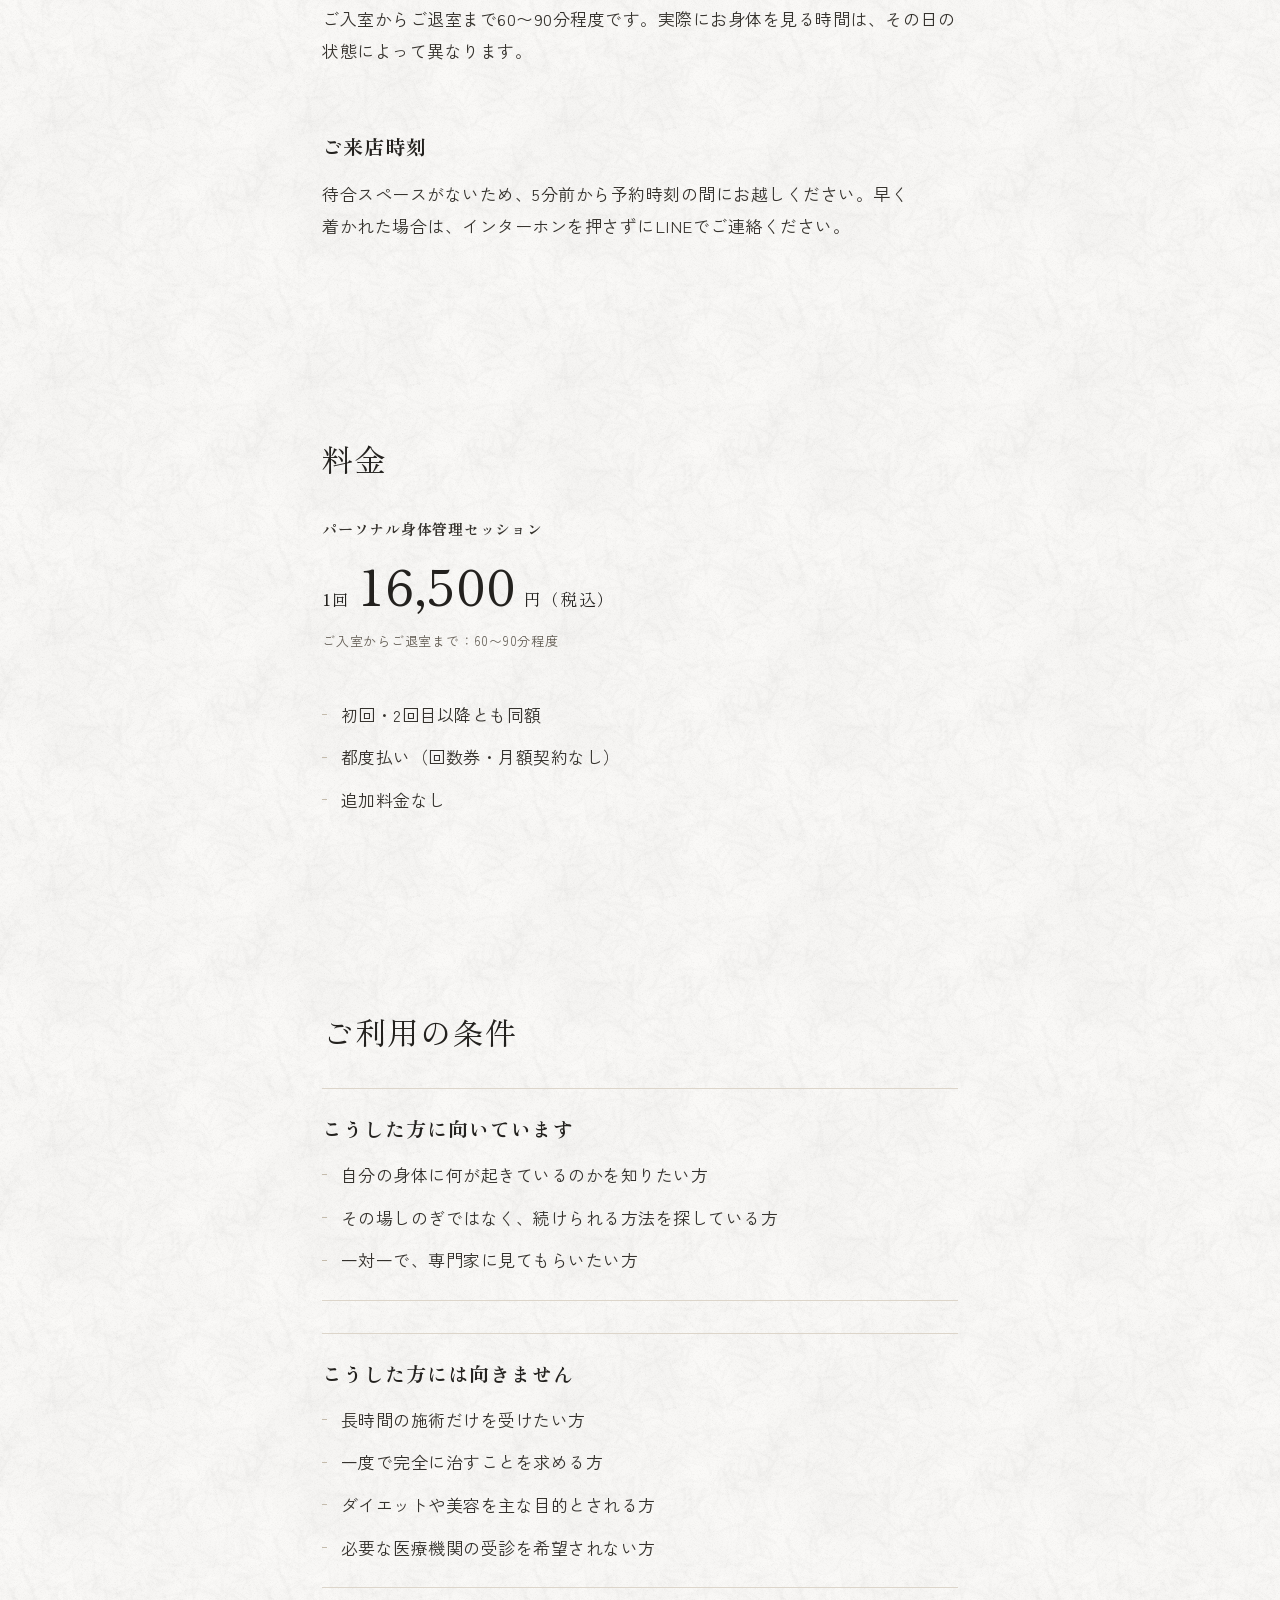
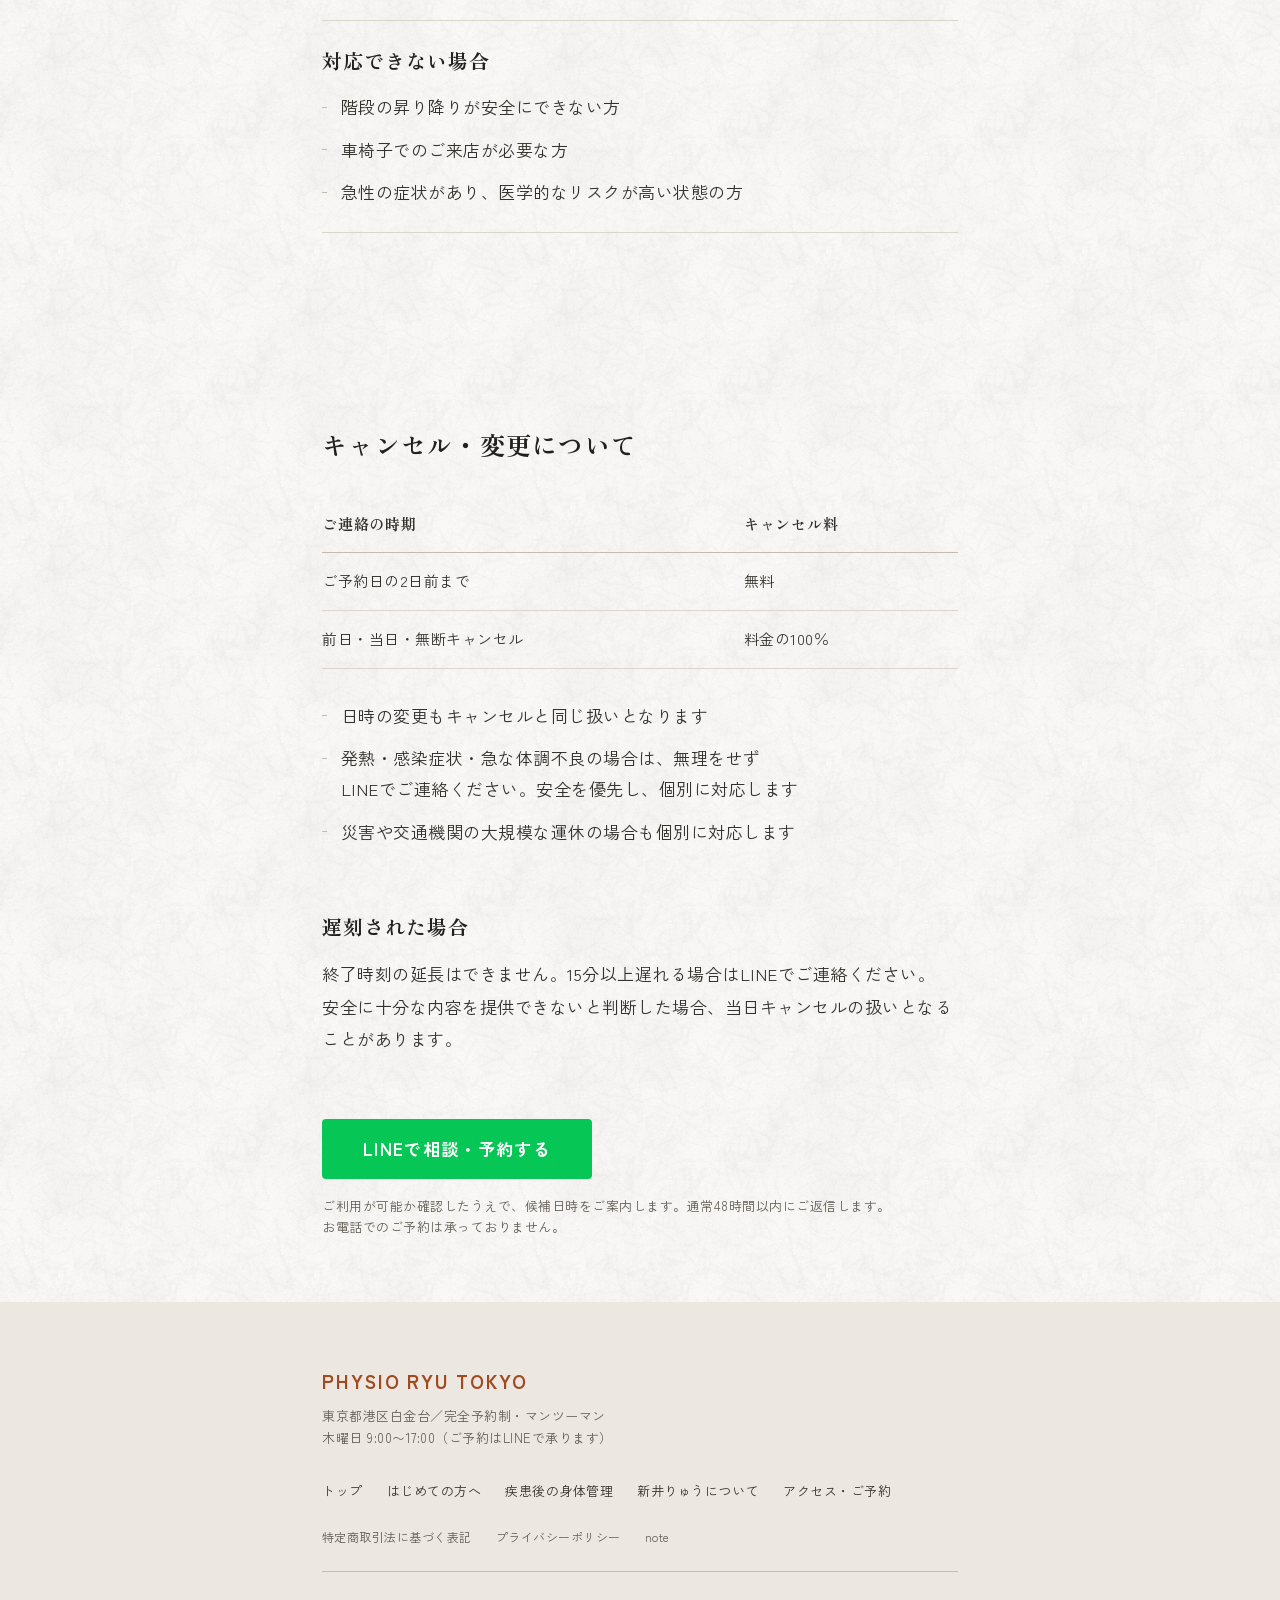
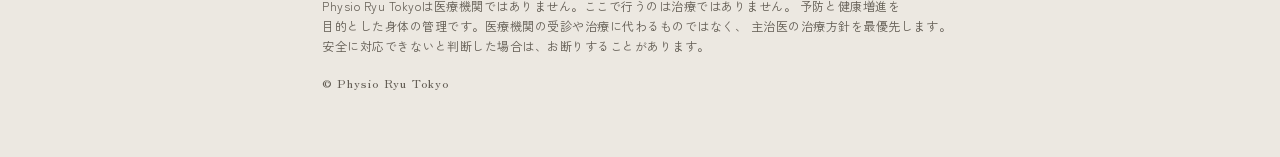
<file: physio-ryu-tokyo/first-visit/index.html>
<!DOCTYPE html>
<html lang="ja">
<head>
<meta charset="UTF-8">
<meta name="viewport" content="width=device-width, initial-scale=1">

<!-- 公開前は noindex, nofollow のまま。開業時に下の1行を削除する -->
<meta name="robots" content="noindex, nofollow">

<title>はじめての方へ｜Physio Ryu Tokyo</title>
<meta name="description" content="Physio Ryu Tokyoをはじめてご利用の方へ。LINEでのご予約から当日までの流れ、料金（1回16,500円・税込／ご入室からご退室まで60〜90分程度）、ご利用の条件、キャンセル・変更の規定をご案内します。港区白金台・完全予約制。">

<!-- OGP画像は images/ogp.jpg（設置済み）。og:url はドメイン確定後に差し替え -->
<meta property="og:type" content="article">
<meta property="og:site_name" content="Physio Ryu Tokyo">
<meta property="og:locale" content="ja_JP">
<meta property="og:title" content="はじめての方へ｜Physio Ryu Tokyo">
<meta property="og:description" content="ご予約から当日までの流れ、料金（1回16,500円・税込／ご入室からご退室まで60〜90分程度）、ご利用の条件、キャンセル・変更の規定をご案内します。港区白金台・完全予約制。">
<meta property="og:url" content="">
<meta property="og:image" content="../images/ogp.jpg">
<meta name="twitter:card" content="summary_large_image">

<link rel="preconnect" href="https://fonts.googleapis.com">
<link rel="preconnect" href="https://fonts.gstatic.com" crossorigin>
<link href="https://fonts.googleapis.com/css2?family=Zen+Kaku+Gothic+New:wght@400;500;700&amp;family=Zen+Old+Mincho:wght@400;700&amp;display=swap" rel="stylesheet">

<link rel="stylesheet" href="../css/style.css">
</head>
<body>

<a class="skip-link" href="#main">本文へスキップ</a>

<!-- ==========================================================================
     共通ヘッダー（下層ページなので href の先頭に ../ を付ける）
========================================================================== -->
<header class="site-header">
  <div class="site-header__inner">
    <a class="brand" href="../index.html">
      <span class="brand__name">Physio Ryu Tokyo</span>
      <span class="brand__sub">港区白金台／完全予約制</span>
    </a>

    <button class="nav-toggle" type="button" aria-expanded="false" aria-controls="gnav">
      <span class="nav-toggle__bar" aria-hidden="true"></span>
      <span class="visually-hidden">メニューを開く</span>
    </button>

    <nav class="gnav" id="gnav" aria-label="グローバルナビゲーション">
      <ul class="gnav__list">
        <li><a class="gnav__link" href="../index.html">トップ</a></li>
        <li><a class="gnav__link is-current" href="../first-visit/index.html" aria-current="page">はじめての方へ</a></li>
        <li><a class="gnav__link" href="../after-treatment/index.html">疾患後の身体管理</a></li>
        <li><a class="gnav__link" href="../about/index.html">新井りゅうについて</a></li>
        <li><a class="gnav__link" href="../access/index.html">アクセス</a></li>
      </ul>
    </nav>
  </div>
</header>

<main id="main">

<!-- ==========================================================================
     ページ見出し
========================================================================== -->
<section class="section" data-cta-hide>
  <div class="wrap">
    <h1 class="page-title">はじめての方へ</h1>
    <hr class="rule">

    <!-- このページは7画面あるのに、写真が1枚も入っていなかった。
         初めての方が最初に知りたいのは「どんなところなのか」なので、
         手順を読ませる前に部屋を見せる -->
    <figure class="ph ph--wide u-mt-l">
      <img class="ph__img" src="../images/fv-room.jpg" alt="施術スペース">
    </figure>
  </div>
</section>

<!-- ==========================================================================
     ご利用の流れ（.steps）
========================================================================== -->
<section class="section section--major">
  <div class="wrap reveal">
    <h2 class="section-title">ご利用の流れ</h2>

    <ol class="steps">
      <li class="step">
        <span class="step__num" aria-hidden="true">1</span>
        <h3 class="step__title">LINEで友だち追加</h3>
        <div class="step__body">
          <p>ご予約はすべてLINEで承ります。</p>
        </div>
      </li>

      <li class="step">
        <span class="step__num" aria-hidden="true">2</span>
        <h3 class="step__title">お身体の状況をお知らせください</h3>
        <div class="step__body">
          <p>気になっていること、通院中の医療機関、階段の昇り降りについてなどを伺います。</p>
        </div>
      </li>

      <li class="step">
        <span class="step__num" aria-hidden="true">3</span>
        <h3 class="step__title">ご利用いただけるかをお伝えします</h3>
        <div class="step__body">
          <p>
            安全に対応できるかを確認したうえで、候補の日時をご案内します。対応が難しい場合は、正直にお伝えします。
          </p>
          <p class="note-small u-mb-0">
            通常48時間以内にご返信します。<span class="u-nw-s">木曜日のみ</span>の営業のため、ご予約はおおむね<span class="u-nw-s">1週間先</span>からのご案内になります。
          </p>
        </div>
      </li>

      <li class="step">
        <span class="step__num" aria-hidden="true">4</span>
        <h3 class="step__title">事前決済</h3>
        <div class="step__body">
          <p>
            クレジットカードまたはPayPayでのお支払いをお願いしています。決済の確認をもってご予約確定となります。
          </p>
        </div>
      </li>

      <li class="step">
        <span class="step__num" aria-hidden="true">5</span>
        <h3 class="step__title">前日に詳しい住所をご案内</h3>
        <div class="step__body">
          <p>建物の場所、入口、階段についてお伝えします。</p>
        </div>
      </li>

      <li class="step">
        <span class="step__num" aria-hidden="true">6</span>
        <h3 class="step__title">ご来店</h3>
        <div class="step__body">
          <p>
            ご予約時刻の5分前を目安にお越しください。初回は場所が少し分かりづらいため、到着されましたらLINEでお知らせください。
          </p>
          <p class="standout">玄関の外までお迎えにあがります。</p>
          <!-- 2回目以降の作法もここで先に伝えておく。
               初回の体験だけ書くと、次に来たときに「また呼ぶのか」と迷わせる -->
          <p class="note-small">2回目以降は、インターホンを押してください。</p>
          <!-- アクセスページの道順と同じ写真。使い回しだが、
               ここで扉を見せておくと「当日どこに立つのか」が先に分かる -->
          <figure class="ph ph--portrait step__figure step__figure--route"><img class="ph__img" src="../images/route-04-door.jpg" alt="黒い扉。これがスタジオの入口"></figure>
        </div>
      </li>
    </ol>
  </div>
</section>

<!-- ==========================================================================
     当日について
========================================================================== -->
<section class="section">
  <div class="wrap reveal">
    <h2 class="section-title">当日について</h2>

    <h3 class="subhead u-mt-0">お持ちいただくもの</h3>
    <p>動きやすい服装。着替えのスペースがあります。</p>

    <h3 class="subhead">所要時間</h3>
    <p>ご入室からご退室まで60〜90分程度です。実際にお身体を見る時間は、その日の状態によって異なります。</p>

    <h3 class="subhead">ご来店時刻</h3>
    <p class="u-mb-0">
      待合スペースがないため、5分前から予約時刻の間にお越しください。早く着かれた場合は、インターホンを押さずにLINEでご連絡ください。
    </p>
  </div>
</section>

<!-- ==========================================================================
     料金 ─ 価格を主表示、時間は補足情報（並列にしない）
========================================================================== -->
<section class="section">
  <div class="wrap reveal">
    <h2 class="section-title">料金</h2>

    <div class="price">
      <p class="price__name">パーソナル身体管理セッション</p>
      <p class="price__amount">
        <span class="price__times">1回</span>16,500<span class="price__unit">円（税込）</span>
      </p>
      <p class="price__slot">ご入室からご退室まで：60〜90分程度</p>
    </div>

    <ul class="list-dot u-mb-0">
      <li>初回・2回目以降とも同額</li>
      <li>都度払い（回数券・月額契約なし）</li>
      <li>追加料金なし</li>
    </ul>
  </div>
</section>

<!-- ==========================================================================
     ご利用の条件
     ── 「向きません」「対応できない場合」も、「向いています」と同じ見た目で
        対等に並べる（小さくしたり畳んだりしない）
========================================================================== -->
<section class="section">
  <div class="wrap reveal">
    <h2 class="section-title">ご利用の条件</h2>

    <div class="card">
      <h3 class="subhead u-mt-0">こうした方に向いています</h3>
      <ul class="list-dot u-mb-0">
        <li>自分の身体に何が起きているのかを知りたい方</li>
        <li>その場しのぎではなく、続けられる方法を探している方</li>
        <li>一対一で、専門家に見てもらいたい方</li>
      </ul>
    </div>

    <div class="card">
      <h3 class="subhead u-mt-0">こうした方には向きません</h3>
      <ul class="list-dot u-mb-0">
        <li>長時間の施術だけを受けたい方</li>
        <li>一度で完全に治すことを求める方</li>
        <li>ダイエットや美容を主な目的とされる方</li>
        <li>必要な医療機関の受診を希望されない方</li>
      </ul>
    </div>

    <div class="card">
      <h3 class="subhead u-mt-0">対応できない場合</h3>
      <ul class="list-dot u-mb-0">
        <li>階段の昇り降りが安全にできない方</li>
        <li>車椅子でのご来店が必要な方</li>
        <li>急性の症状があり、医学的なリスクが高い状態の方</li>
      </ul>
    </div>
  </div>
</section>

<!-- ==========================================================================
     キャンセル・変更について（規定は表組み）
========================================================================== -->
<section class="section section--minor">
  <div class="wrap reveal">
    <h2 class="section-title">キャンセル・変更について</h2>

    <div class="table-wrap">
      <table class="table">
        <thead>
          <tr>
            <th scope="col">ご連絡の時期</th>
            <th scope="col">キャンセル料</th>
          </tr>
        </thead>
        <tbody>
          <tr>
            <td>ご予約日の2日前まで</td>
            <td>無料</td>
          </tr>
          <tr>
            <td>前日・当日・無断キャンセル</td>
            <td>料金の100％</td>
          </tr>
        </tbody>
      </table>
    </div>

    <ul class="list-dot">
      <li>日時の変更もキャンセルと同じ扱いとなります</li>
      <li>発熱・感染症状・急な体調不良の場合は、無理をせずLINEでご連絡ください。安全を優先し、個別に対応します</li>
      <li>災害や交通機関の大規模な運休の場合も個別に対応します</li>
    </ul>

    <h3 class="subhead">遅刻された場合</h3>
    <p class="u-mb-0">
      終了時刻の延長はできません。15分以上遅れる場合はLINEでご連絡ください。安全に十分な内容を提供できないと判断した場合、当日キャンセルの扱いとなることがあります。
    </p>

    <div class="cta-block" data-cta-hide>
      <a class="btn-line" href="https://lin.ee/6pUFgzJ">LINEで相談・予約する</a>
      <p class="cta-block__note">ご利用が可能か確認したうえで、候補日時をご案内します。通常48時間以内にご返信します。<br>お電話でのご予約は承っておりません。</p>
    </div>
  </div>
</section>

</main>

<!-- ==========================================================================
     共通フッター（下層ページなので href の先頭に ../ を付ける）
========================================================================== -->
<footer class="site-footer">
  <div class="site-footer__inner">
    <p class="site-footer__brand">Physio Ryu Tokyo</p>
    <address class="site-footer__addr">
      東京都港区白金台／完全予約制・マンツーマン<br>
      木曜日 9:00〜17:00（ご予約はLINEで承ります）
    </address>

    <nav class="footer-nav" aria-label="フッターナビゲーション">
      <ul class="footer-nav__list">
        <li><a href="../index.html">トップ</a></li>
        <li><a href="../first-visit/index.html">はじめての方へ</a></li>
        <li><a href="../after-treatment/index.html">疾患後の身体管理</a></li>
        <li><a href="../about/index.html">新井りゅうについて</a></li>
        <li><a href="../access/index.html">アクセス・ご予約</a></li>
      </ul>
    </nav>

    <nav class="footer-links" aria-label="規約・外部リンク">
      <ul class="footer-links__list">
        <li><a href="../legal/index.html">特定商取引法に基づく表記</a></li>
        <li><a href="../privacy/index.html">プライバシーポリシー</a></li>
        <!-- note URL 未確定：確定後に href を差し替える -->
        <li><a href="#" target="_blank" rel="noopener">note</a></li>
      </ul>
    </nav>

    <p class="site-footer__note">
      Physio Ryu Tokyoは医療機関ではありません。ここで行うのは治療ではありません。
      予防と健康増進を目的とした身体の管理です。医療機関の受診や治療に代わるものではなく、
      主治医の治療方針を最優先します。安全に対応できないと判断した場合は、お断りすることがあります。
    </p>

    <p class="site-footer__copy">&copy; Physio Ryu Tokyo</p>
  </div>
</footer>

<!-- スマホ画面下部の固定CTA（全ページ共通） -->
<div class="fixed-cta">
  <a class="btn-line btn-line--block" href="https://lin.ee/6pUFgzJ">LINEで相談・予約する</a>
</div>

<script src="../js/site.js" defer></script>
</body>
</html>
</file>
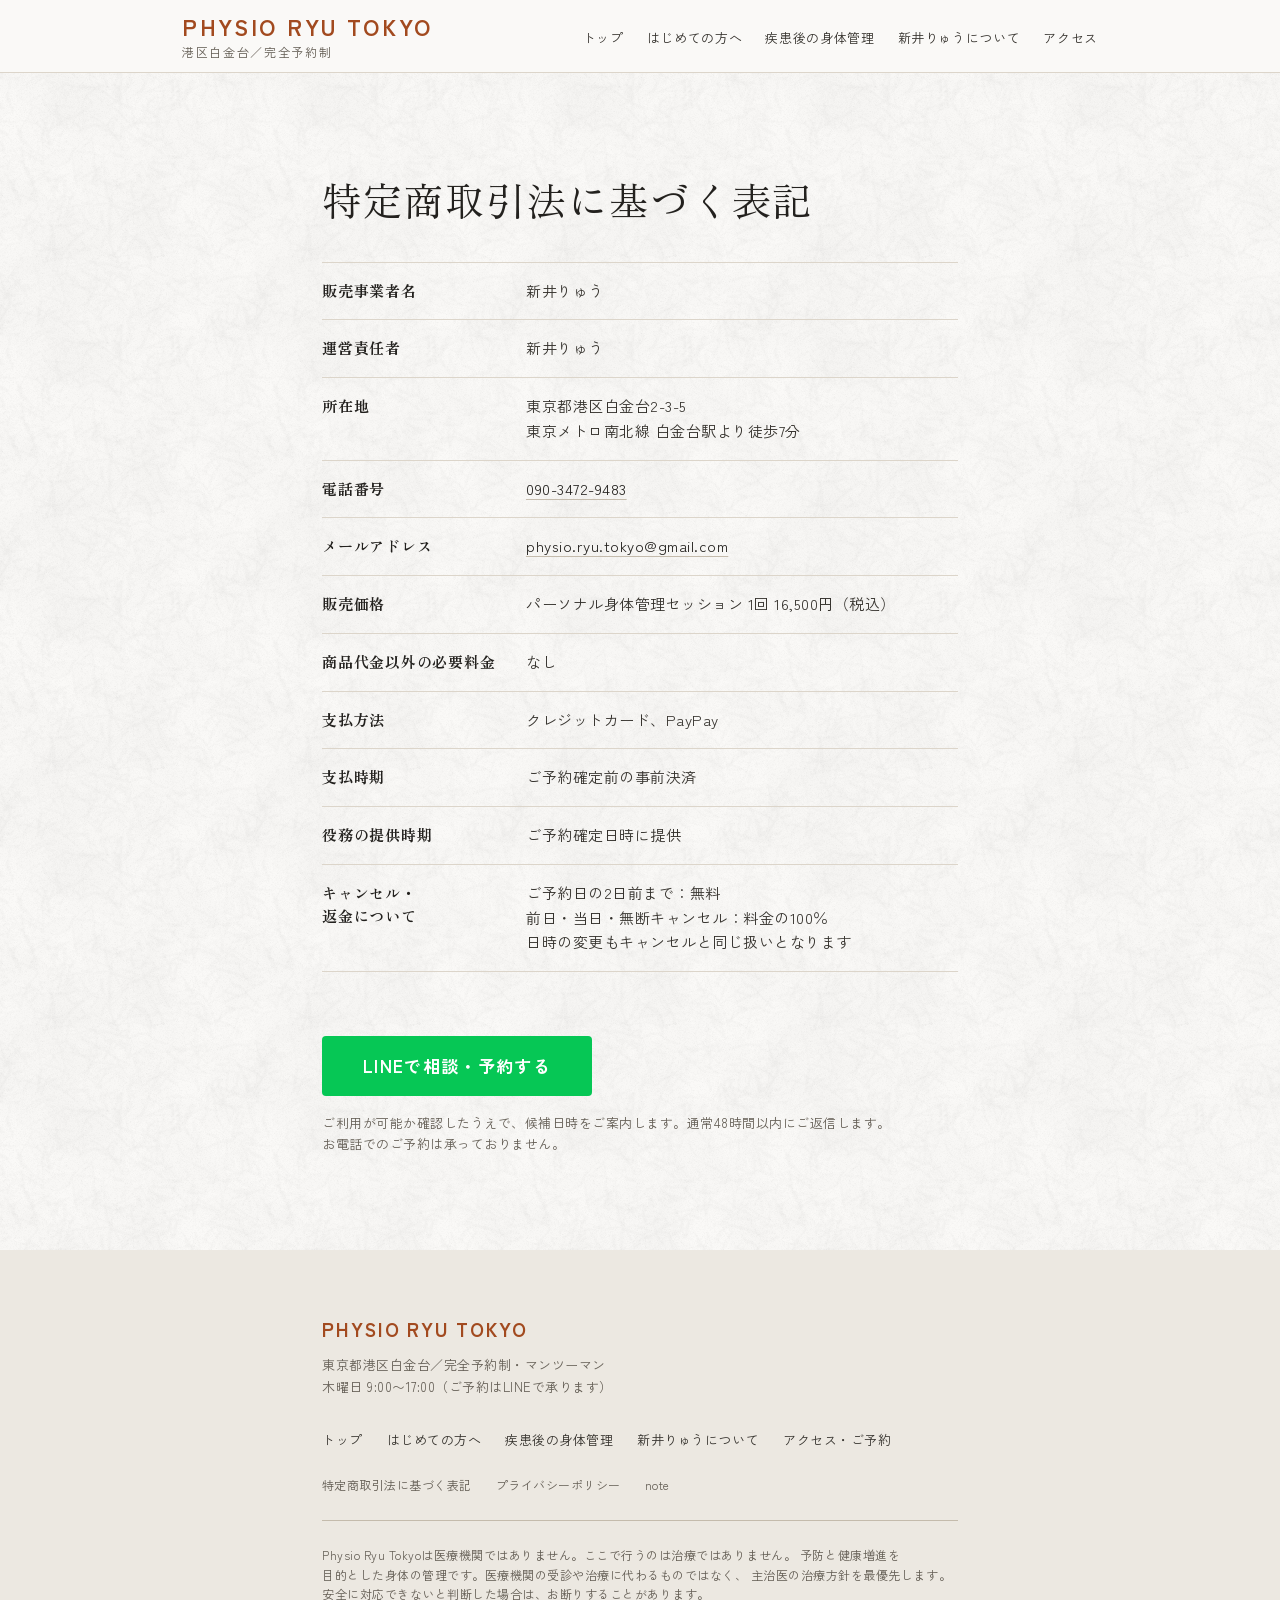
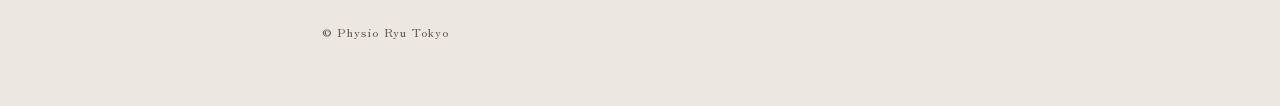
<file: physio-ryu-tokyo/legal/index.html>
<!DOCTYPE html>
<html lang="ja">
<head>
<meta charset="UTF-8">
<meta name="viewport" content="width=device-width, initial-scale=1">

<!-- 公開前は noindex, nofollow のまま。開業時に下の1行を削除する -->
<meta name="robots" content="noindex, nofollow">

<title>特定商取引法に基づく表記｜Physio Ryu Tokyo</title>
<meta name="description" content="Physio Ryu Tokyoの特定商取引法に基づく表記。販売事業者名、販売価格、支払方法・支払時期、役務の提供時期、キャンセル・返金についてを記載しています。">

<!-- OGP画像は images/ogp.jpg（設置済み）。og:url はドメイン確定後に差し替え -->
<meta property="og:type" content="article">
<meta property="og:site_name" content="Physio Ryu Tokyo">
<meta property="og:locale" content="ja_JP">
<meta property="og:title" content="特定商取引法に基づく表記｜Physio Ryu Tokyo">
<meta property="og:description" content="Physio Ryu Tokyoの特定商取引法に基づく表記。販売価格、支払方法・支払時期、役務の提供時期、キャンセル・返金について。">
<meta property="og:url" content="">
<meta property="og:image" content="../images/ogp.jpg">
<meta name="twitter:card" content="summary_large_image">

<link rel="preconnect" href="https://fonts.googleapis.com">
<link rel="preconnect" href="https://fonts.gstatic.com" crossorigin>
<link href="https://fonts.googleapis.com/css2?family=Zen+Kaku+Gothic+New:wght@400;500;700&amp;family=Zen+Old+Mincho:wght@400;700&amp;display=swap" rel="stylesheet">

<link rel="stylesheet" href="../css/style.css">
</head>
<body>

<!-- ==========================================================================
     【依頼者への注意 ─ ページ本文には出しません。HTMLコメントとして残しています】

     1. 所在地・電話番号・メールアドレスは記入済みです（2026年8月時点）。
        オンラインで事前決済を受ける場合、事業者の氏名・住所・連絡可能な電話番号の
        表示が原則として必要なため、これらを再び空欄に戻すことはできません。
     2. 決済代行サービス（Stripe / Square / PayPay 等）の加盟店審査でも、
        このページの提示を求められることが多いです。審査前に内容を確定してください。
     3. このページには所在地（東京都港区白金台2-3-5）を掲載しています。
        一方でトップページ・アクセスページは「詳しい住所はご予約確定後にお伝えします」
        という方針です。特定商取引法上の表示義務があるため両立させていますが、
        このページを見れば住所が分かる状態である点はご承知おきください。
     4. 記載内容の最終的な適法性の判断は、公開前に専門家へご確認ください。
========================================================================== -->

<a class="skip-link" href="#main">本文へスキップ</a>

<!-- ==========================================================================
     共通ヘッダー（下層ページなので href の先頭に ../ を付けている）
     ※ legal は グローバルナビの項目ではないため is-current は付けない
========================================================================== -->
<header class="site-header">
  <div class="site-header__inner">
    <a class="brand" href="../index.html">
      <span class="brand__name">Physio Ryu Tokyo</span>
      <span class="brand__sub">港区白金台／完全予約制</span>
    </a>

    <button class="nav-toggle" type="button" aria-expanded="false" aria-controls="gnav">
      <span class="nav-toggle__bar" aria-hidden="true"></span>
      <span class="visually-hidden">メニューを開く</span>
    </button>

    <nav class="gnav" id="gnav" aria-label="グローバルナビゲーション">
      <ul class="gnav__list">
        <li><a class="gnav__link" href="../index.html">トップ</a></li>
        <li><a class="gnav__link" href="../first-visit/index.html">はじめての方へ</a></li>
        <li><a class="gnav__link" href="../after-treatment/index.html">疾患後の身体管理</a></li>
        <li><a class="gnav__link" href="../about/index.html">新井りゅうについて</a></li>
        <li><a class="gnav__link" href="../access/index.html">アクセス</a></li>
      </ul>
    </nav>
  </div>
</header>

<main id="main">

<section class="section">
  <div class="wrap reveal">
    <h1 class="page-title">特定商取引法に基づく表記</h1>

    <dl class="info-dl">
      <div>
        <dt>販売事業者名</dt>
        <dd>新井りゅう</dd>
      </div>
      <div>
        <dt>運営責任者</dt>
        <dd>新井りゅう</dd>
      </div>
      <div>
        <dt>所在地</dt>
        <dd>
          東京都港区白金台2-3-5<br>
          東京メトロ南北線 白金台駅より徒歩7分
        </dd>
      </div>
      <div>
        <dt>電話番号</dt>
        <dd><a href="tel:09034729483">090-3472-9483</a></dd>
      </div>
      <div>
        <dt>メールアドレス</dt>
        <dd><a href="mailto:physio.ryu.tokyo@gmail.com">physio.ryu.tokyo@gmail.com</a></dd>
      </div>
      <div>
        <dt>販売価格</dt>
        <dd>パーソナル身体管理セッション 1回 16,500円（税込）</dd>
      </div>
      <div>
        <dt>商品代金以外の必要料金</dt>
        <dd>なし</dd>
      </div>
      <div>
        <dt>支払方法</dt>
        <dd>クレジットカード、PayPay</dd>
      </div>
      <div>
        <dt>支払時期</dt>
        <dd>ご予約確定前の事前決済</dd>
      </div>
      <div>
        <dt>役務の提供時期</dt>
        <dd>ご予約確定日時に提供</dd>
      </div>
      <div>
        <dt>キャンセル・返金について</dt>
        <dd>
          ご予約日の2日前まで：無料<br>
          前日・当日・無断キャンセル：料金の100％<br>
          日時の変更もキャンセルと同じ扱いとなります
        </dd>
      </div>
    </dl>

    <div class="cta-block" data-cta-hide>
      <a class="btn-line" href="https://lin.ee/6pUFgzJ">LINEで相談・予約する</a>
      <p class="cta-block__note">ご利用が可能か確認したうえで、候補日時をご案内します。通常48時間以内にご返信します。<br>お電話でのご予約は承っておりません。</p>
    </div>
  </div>
</section>

</main>

<!-- ==========================================================================
     共通フッター（下層ページなので href の先頭に ../ を付けている）
========================================================================== -->
<footer class="site-footer">
  <div class="site-footer__inner">
    <p class="site-footer__brand">Physio Ryu Tokyo</p>
    <address class="site-footer__addr">
      東京都港区白金台／完全予約制・マンツーマン<br>
      木曜日 9:00〜17:00（ご予約はLINEで承ります）
    </address>

    <nav class="footer-nav" aria-label="フッターナビゲーション">
      <ul class="footer-nav__list">
        <li><a href="../index.html">トップ</a></li>
        <li><a href="../first-visit/index.html">はじめての方へ</a></li>
        <li><a href="../after-treatment/index.html">疾患後の身体管理</a></li>
        <li><a href="../about/index.html">新井りゅうについて</a></li>
        <li><a href="../access/index.html">アクセス・ご予約</a></li>
      </ul>
    </nav>

    <nav class="footer-links" aria-label="規約・外部リンク">
      <ul class="footer-links__list">
        <li><a href="index.html">特定商取引法に基づく表記</a></li>
        <li><a href="../privacy/index.html">プライバシーポリシー</a></li>
        <!-- note URL 未確定：確定後に href を差し替える -->
        <li><a href="#" target="_blank" rel="noopener">note</a></li>
      </ul>
    </nav>

    <p class="site-footer__note">
      Physio Ryu Tokyoは医療機関ではありません。ここで行うのは治療ではありません。
      予防と健康増進を目的とした身体の管理です。医療機関の受診や治療に代わるものではなく、
      主治医の治療方針を最優先します。安全に対応できないと判断した場合は、お断りすることがあります。
    </p>

    <p class="site-footer__copy">&copy; Physio Ryu Tokyo</p>
  </div>
</footer>

<!-- スマホ画面下部の固定CTA（全ページ共通） -->
<div class="fixed-cta">
  <a class="btn-line btn-line--block" href="https://lin.ee/6pUFgzJ">LINEで相談・予約する</a>
</div>

<script src="../js/site.js" defer></script>
</body>
</html>
</file>
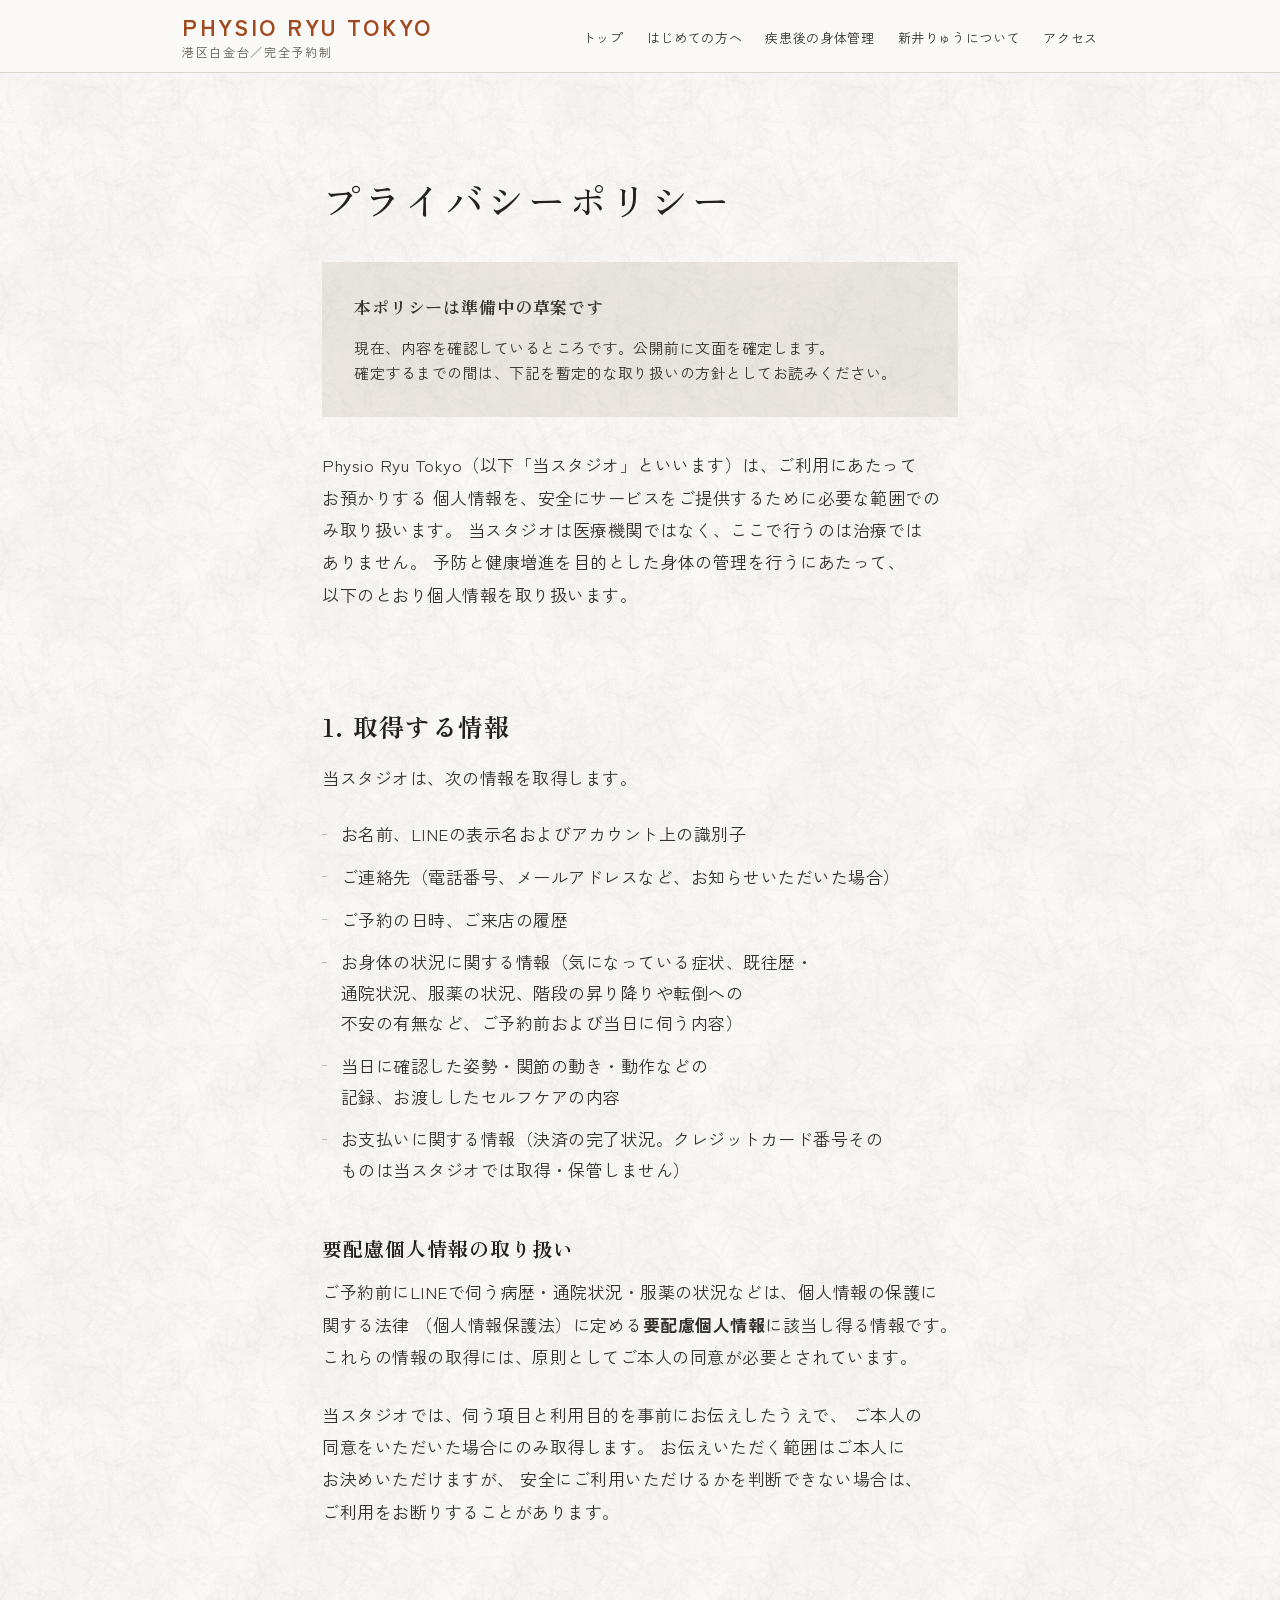
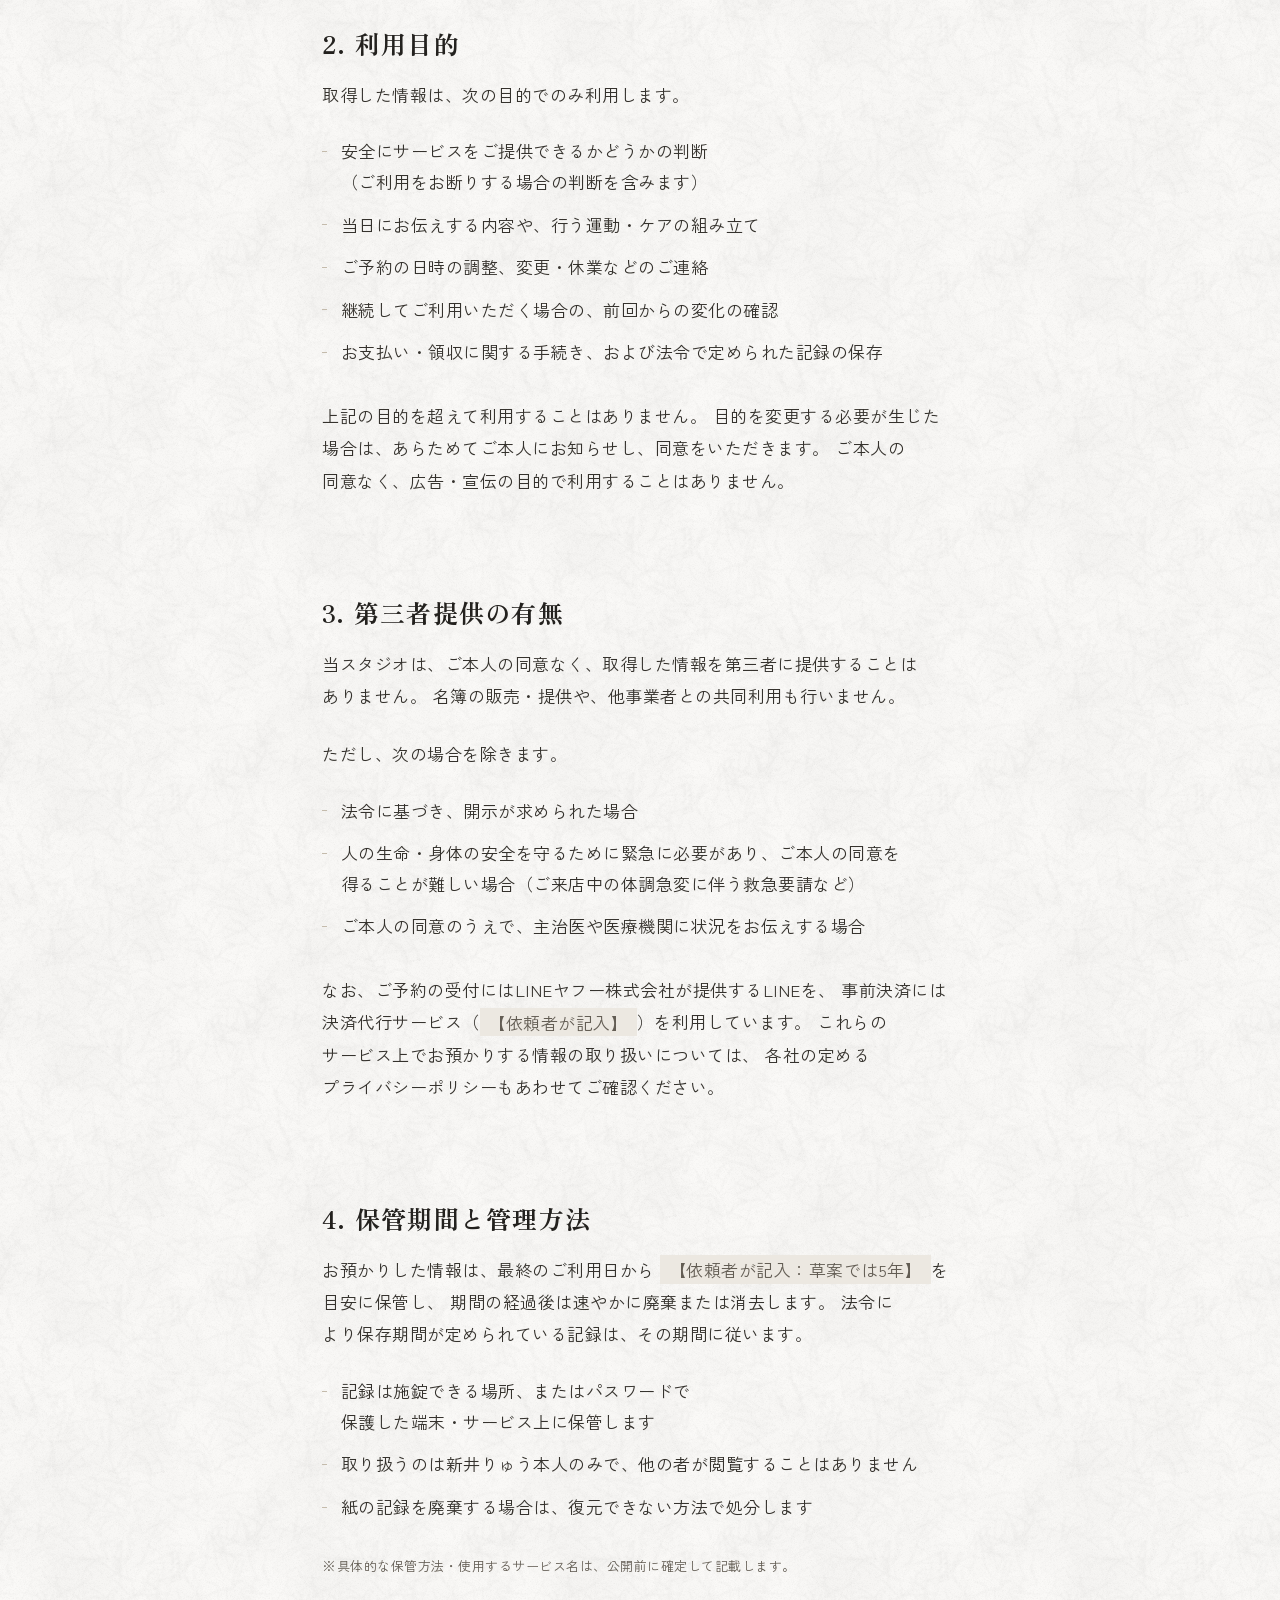
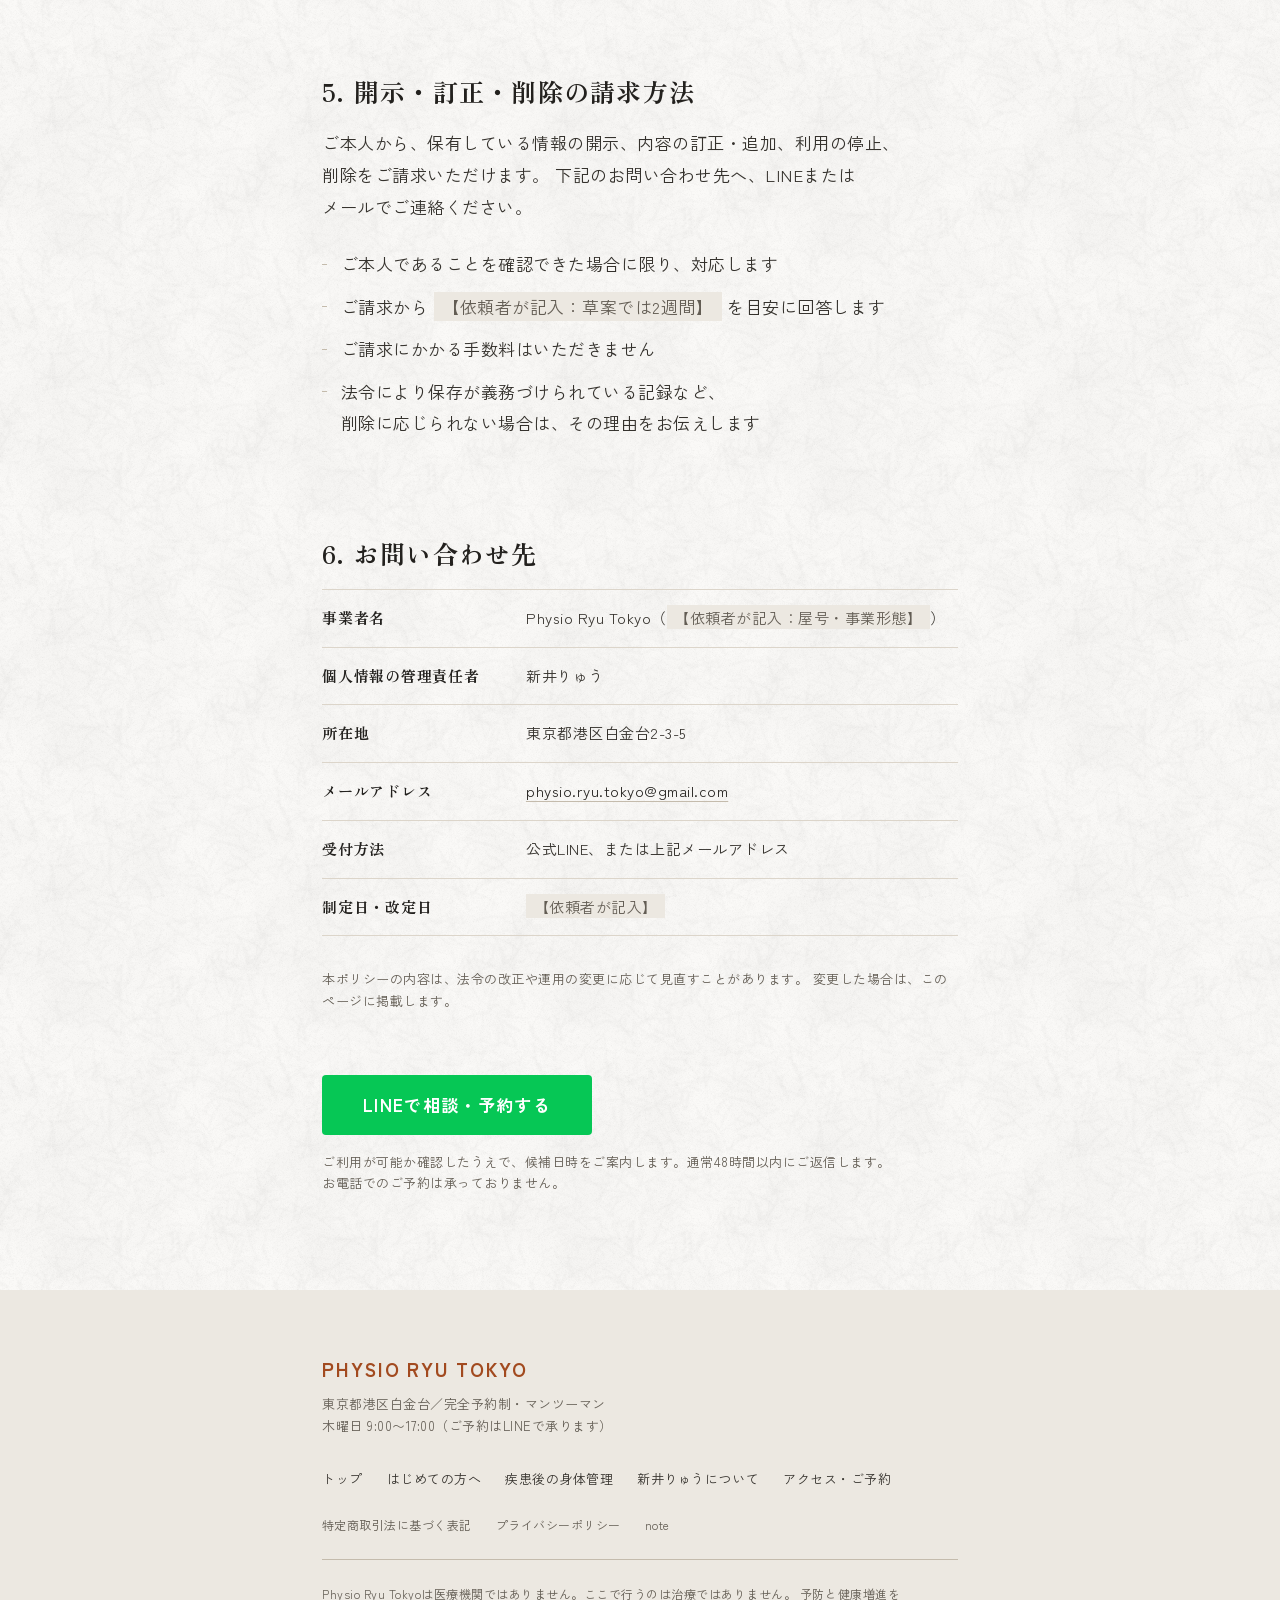
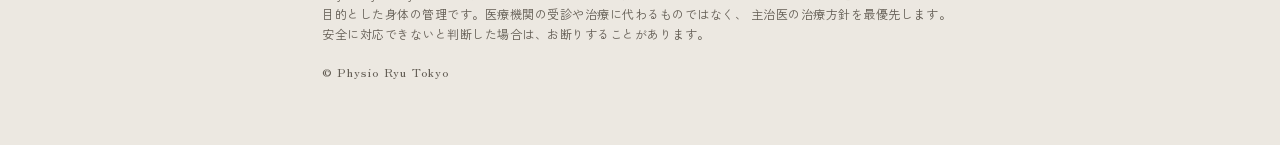
<file: physio-ryu-tokyo/privacy/index.html>
<!DOCTYPE html>
<html lang="ja">
<head>
<meta charset="UTF-8">
<meta name="viewport" content="width=device-width, initial-scale=1">

<!-- 公開前は noindex, nofollow のまま。開業時に下の1行を削除する -->
<meta name="robots" content="noindex, nofollow">

<title>プライバシーポリシー｜Physio Ryu Tokyo</title>
<meta name="description" content="Physio Ryu Tokyoのプライバシーポリシー（草案）。取得する情報、利用目的、第三者提供、保管期間と管理方法、開示・訂正・削除のご請求方法、お問い合わせ先。LINEで伺う健康状態・通院状況などの要配慮個人情報の取り扱いについても記載しています。">

<!-- OGP画像は images/ogp.jpg（設置済み）。og:url はドメイン確定後に差し替え -->
<meta property="og:type" content="article">
<meta property="og:site_name" content="Physio Ryu Tokyo">
<meta property="og:locale" content="ja_JP">
<meta property="og:title" content="プライバシーポリシー｜Physio Ryu Tokyo">
<meta property="og:description" content="取得する情報、利用目的、第三者提供、保管期間と管理方法、開示・訂正・削除のご請求方法、お問い合わせ先。健康状態・通院状況などの取り扱いについても記載しています。">
<meta property="og:url" content="">
<meta property="og:image" content="../images/ogp.jpg">
<meta name="twitter:card" content="summary_large_image">

<link rel="preconnect" href="https://fonts.googleapis.com">
<link rel="preconnect" href="https://fonts.gstatic.com" crossorigin>
<link href="https://fonts.googleapis.com/css2?family=Zen+Kaku+Gothic+New:wght@400;500;700&amp;family=Zen+Old+Mincho:wght@400;700&amp;display=swap" rel="stylesheet">

<link rel="stylesheet" href="../css/style.css">
</head>
<body>

<!-- ==========================================================================
     ※文面は依頼者確認・確定待ち（仕様書9章）。公開前に専門家の確認を推奨。

     仕様書9章には確定文面がないため、事業内容（港区白金台の完全予約制
     パーソナルスタジオ／LINEでの予約受付／事前にお身体の状況を伺う）に即した
     たたき台を記載しています。以下は依頼者の確認が必要です。
       ・事業者名の屋号・事業形態、制定日・改定日（.tbd の箇所。所在地とメールアドレスは記入済み）
       ・保管期間（草案では「最終のご利用日から5年」としています）
       ・決済代行事業者名（Stripe / Square / PayPay 等、確定後に明記）
       ・記録の保管方法（紙／電子、使用するサービス名）
       ・開示等のご請求の受付方法と手数料の有無
       ・LINEの自動応答および該当ページからこのポリシーへリンクすること（仕様書9章）
========================================================================== -->

<a class="skip-link" href="#main">本文へスキップ</a>

<!-- ==========================================================================
     共通ヘッダー（下層ページなので href の先頭に ../ を付けている）
     ※ privacy は グローバルナビの項目ではないため is-current は付けない
========================================================================== -->
<header class="site-header">
  <div class="site-header__inner">
    <a class="brand" href="../index.html">
      <span class="brand__name">Physio Ryu Tokyo</span>
      <span class="brand__sub">港区白金台／完全予約制</span>
    </a>

    <button class="nav-toggle" type="button" aria-expanded="false" aria-controls="gnav">
      <span class="nav-toggle__bar" aria-hidden="true"></span>
      <span class="visually-hidden">メニューを開く</span>
    </button>

    <nav class="gnav" id="gnav" aria-label="グローバルナビゲーション">
      <ul class="gnav__list">
        <li><a class="gnav__link" href="../index.html">トップ</a></li>
        <li><a class="gnav__link" href="../first-visit/index.html">はじめての方へ</a></li>
        <li><a class="gnav__link" href="../after-treatment/index.html">疾患後の身体管理</a></li>
        <li><a class="gnav__link" href="../about/index.html">新井りゅうについて</a></li>
        <li><a class="gnav__link" href="../access/index.html">アクセス</a></li>
      </ul>
    </nav>
  </div>
</header>

<main id="main">

<section class="section">
  <div class="wrap">
    <h1 class="page-title">プライバシーポリシー</h1>

    <div class="notice">
      <p class="notice__title">本ポリシーは準備中の草案です</p>
      <p>
        現在、内容を確認しているところです。公開前に文面を確定します。
        確定するまでの間は、下記を暫定的な取り扱いの方針としてお読みください。
      </p>
    </div>

    <div class="prose reveal">

      <p>
        Physio Ryu Tokyo（以下「当スタジオ」といいます）は、ご利用にあたってお預かりする
        個人情報を、安全にサービスをご提供するために必要な範囲でのみ取り扱います。
        当スタジオは医療機関ではなく、ここで行うのは治療ではありません。
        予防と健康増進を目的とした身体の管理を行うにあたって、以下のとおり個人情報を取り扱います。
      </p>

      <h2>1. 取得する情報</h2>

      <p>当スタジオは、次の情報を取得します。</p>

      <ul class="list-dot">
        <li>お名前、LINEの表示名およびアカウント上の識別子</li>
        <li>ご連絡先（電話番号、メールアドレスなど、お知らせいただいた場合）</li>
        <li>ご予約の日時、ご来店の履歴</li>
        <li>お身体の状況に関する情報（気になっている症状、既往歴・通院状況、服薬の状況、階段の昇り降りや転倒への不安の有無など、ご予約前および当日に伺う内容）</li>
        <li>当日に確認した姿勢・関節の動き・動作などの記録、お渡ししたセルフケアの内容</li>
        <li>お支払いに関する情報（決済の完了状況。クレジットカード番号そのものは当スタジオでは取得・保管しません）</li>
      </ul>

      <h3>要配慮個人情報の取り扱い</h3>

      <p>
        ご予約前にLINEで伺う病歴・通院状況・服薬の状況などは、個人情報の保護に関する法律
        （個人情報保護法）に定める<strong>要配慮個人情報</strong>に該当し得る情報です。
        これらの情報の取得には、原則としてご本人の同意が必要とされています。
      </p>

      <p>
        当スタジオでは、伺う項目と利用目的を事前にお伝えしたうえで、
        ご本人の同意をいただいた場合にのみ取得します。
        お伝えいただく範囲はご本人にお決めいただけますが、
        安全にご利用いただけるかを判断できない場合は、ご利用をお断りすることがあります。
      </p>

      <h2>2. 利用目的</h2>

      <p>取得した情報は、次の目的でのみ利用します。</p>

      <ul class="list-dot">
        <li>安全にサービスをご提供できるかどうかの判断（ご利用をお断りする場合の判断を含みます）</li>
        <li>当日にお伝えする内容や、行う運動・ケアの組み立て</li>
        <li>ご予約の日時の調整、変更・休業などのご連絡</li>
        <li>継続してご利用いただく場合の、前回からの変化の確認</li>
        <li>お支払い・領収に関する手続き、および法令で定められた記録の保存</li>
      </ul>

      <p>
        上記の目的を超えて利用することはありません。
        目的を変更する必要が生じた場合は、あらためてご本人にお知らせし、同意をいただきます。
        ご本人の同意なく、広告・宣伝の目的で利用することはありません。
      </p>

      <h2>3. 第三者提供の有無</h2>

      <p>
        当スタジオは、ご本人の同意なく、取得した情報を第三者に提供することはありません。
        名簿の販売・提供や、他事業者との共同利用も行いません。
      </p>

      <p>ただし、次の場合を除きます。</p>

      <ul class="list-dot">
        <li>法令に基づき、開示が求められた場合</li>
        <li>人の生命・身体の安全を守るために緊急に必要があり、ご本人の同意を得ることが難しい場合（ご来店中の体調急変に伴う救急要請など）</li>
        <li>ご本人の同意のうえで、主治医や医療機関に状況をお伝えする場合</li>
      </ul>

      <p>
        なお、ご予約の受付にはLINEヤフー株式会社が提供するLINEを、
        事前決済には決済代行サービス（<span class="tbd">【依頼者が記入】</span>）を利用しています。
        これらのサービス上でお預かりする情報の取り扱いについては、
        各社の定めるプライバシーポリシーもあわせてご確認ください。
      </p>

      <h2>4. 保管期間と管理方法</h2>

      <p>
        お預かりした情報は、最終のご利用日から
        <span class="tbd">【依頼者が記入：草案では5年】</span>を目安に保管し、
        期間の経過後は速やかに廃棄または消去します。
        法令により保存期間が定められている記録は、その期間に従います。
      </p>

      <ul class="list-dot">
        <li>記録は施錠できる場所、またはパスワードで保護した端末・サービス上に保管します</li>
        <li>取り扱うのは新井りゅう本人のみで、他の者が閲覧することはありません</li>
        <li>紙の記録を廃棄する場合は、復元できない方法で処分します</li>
      </ul>

      <p class="note-small">
        ※具体的な保管方法・使用するサービス名は、公開前に確定して記載します。
      </p>

      <h2>5. 開示・訂正・削除の請求方法</h2>

      <p>
        ご本人から、保有している情報の開示、内容の訂正・追加、利用の停止、削除をご請求いただけます。
        下記のお問い合わせ先へ、LINEまたはメールでご連絡ください。
      </p>

      <ul class="list-dot">
        <li>ご本人であることを確認できた場合に限り、対応します</li>
        <li>ご請求から <span class="tbd">【依頼者が記入：草案では2週間】</span> を目安に回答します</li>
        <li>ご請求にかかる手数料はいただきません</li>
        <li>法令により保存が義務づけられている記録など、削除に応じられない場合は、その理由をお伝えします</li>
      </ul>

      <h2>6. お問い合わせ先</h2>

      <dl class="info-dl">
        <div>
          <dt>事業者名</dt>
          <dd>Physio Ryu Tokyo（<span class="tbd">【依頼者が記入：屋号・事業形態】</span>）</dd>
        </div>
        <div>
          <dt>個人情報の管理責任者</dt>
          <dd>新井りゅう</dd>
        </div>
        <div>
          <dt>所在地</dt>
          <dd>東京都港区白金台2-3-5</dd>
        </div>
        <div>
          <dt>メールアドレス</dt>
          <dd><a href="mailto:physio.ryu.tokyo@gmail.com">physio.ryu.tokyo@gmail.com</a></dd>
        </div>
        <div>
          <dt>受付方法</dt>
          <dd>公式LINE、または上記メールアドレス</dd>
        </div>
        <div>
          <dt>制定日・改定日</dt>
          <dd><span class="tbd">【依頼者が記入】</span></dd>
        </div>
      </dl>

      <p class="note-small u-mb-0">
        本ポリシーの内容は、法令の改正や運用の変更に応じて見直すことがあります。
        変更した場合は、このページに掲載します。
      </p>

    </div>

    <div class="cta-block" data-cta-hide>
      <a class="btn-line" href="https://lin.ee/6pUFgzJ">LINEで相談・予約する</a>
      <p class="cta-block__note">ご利用が可能か確認したうえで、候補日時をご案内します。通常48時間以内にご返信します。<br>お電話でのご予約は承っておりません。</p>
    </div>
  </div>
</section>

</main>

<!-- ==========================================================================
     共通フッター（下層ページなので href の先頭に ../ を付けている）
========================================================================== -->
<footer class="site-footer">
  <div class="site-footer__inner">
    <p class="site-footer__brand">Physio Ryu Tokyo</p>
    <address class="site-footer__addr">
      東京都港区白金台／完全予約制・マンツーマン<br>
      木曜日 9:00〜17:00（ご予約はLINEで承ります）
    </address>

    <nav class="footer-nav" aria-label="フッターナビゲーション">
      <ul class="footer-nav__list">
        <li><a href="../index.html">トップ</a></li>
        <li><a href="../first-visit/index.html">はじめての方へ</a></li>
        <li><a href="../after-treatment/index.html">疾患後の身体管理</a></li>
        <li><a href="../about/index.html">新井りゅうについて</a></li>
        <li><a href="../access/index.html">アクセス・ご予約</a></li>
      </ul>
    </nav>

    <nav class="footer-links" aria-label="規約・外部リンク">
      <ul class="footer-links__list">
        <li><a href="../legal/index.html">特定商取引法に基づく表記</a></li>
        <li><a href="index.html">プライバシーポリシー</a></li>
        <!-- note URL 未確定：確定後に href を差し替える -->
        <li><a href="#" target="_blank" rel="noopener">note</a></li>
      </ul>
    </nav>

    <p class="site-footer__note">
      Physio Ryu Tokyoは医療機関ではありません。ここで行うのは治療ではありません。
      予防と健康増進を目的とした身体の管理です。医療機関の受診や治療に代わるものではなく、
      主治医の治療方針を最優先します。安全に対応できないと判断した場合は、お断りすることがあります。
    </p>

    <p class="site-footer__copy">&copy; Physio Ryu Tokyo</p>
  </div>
</footer>

<!-- スマホ画面下部の固定CTA（全ページ共通） -->
<div class="fixed-cta">
  <a class="btn-line btn-line--block" href="https://lin.ee/6pUFgzJ">LINEで相談・予約する</a>
</div>

<script src="../js/site.js" defer></script>
</body>
</html>
</file>
<file: physio-ryu-tokyo/css/style.css>
@charset "UTF-8";
/* ============================================================================
   Physio Ryu Tokyo — 共通スタイルシート（全ページ共通で読み込む）
   ---------------------------------------------------------------------------
   【デザインの考え方】

   1. 紙と墨。彩度を持つのは「押すべきボタン」と「屋号そのもの」だけ。
      地は生成りの紙（--paper）、文字は暖かい墨（--ink）。
      彩度のある色は LINEグリーン（ボタン）と --brand（ロゴタイプ専用）の二つのみ。
      依頼者の指示で、ロゴだけは例外として色を持たせている。
      「色が付いている＝そこを押す」という規律は、ボタン（LINEグリーン）に対しては
      これまでどおり守ること。ロゴの --brand は屋号の表示だけに使い、
      本文やボタン、リンクには絶対に流用しない（流用すると、この二つの意味が混ざる）。
      装飾のために色を足さない。差し色をこれ以上増やした瞬間にこの設計は壊れる。

   2. セクションを区切るのは、余白の落差と見出しの級数だけ。
      交互に背景色を変える処理は使わない。
      章番号や章題のラベルも置かない（見出しと重複して、
      小さな見出しが二重に並ぶだけになるため）。

   3. セクションには軽重がある。
      .section--major … 章の山場（見出しを大きく、余白を広く）
      .section        … 標準
      .section--minor … 補足的な章（見出しを小さく、余白を詰める）
      全部を同じ大きさで並べると、どこが山場か読者に伝わらない。

   4. 寸法は必ずスケールから取る。
      文字は --fs-*（1.25倍の9段階）、余白は --sp-*（4px基準の10段階）。
      その場かぎりの px や rem を直接書かない。clamp() もスケールの定義側だけで使う。

   5. 行間は一律にしない。
      読ませる本文は広く（--lh-read 1.9）、実務情報は詰める（--lh-tight 1.65）。
      全部が同じ広さだと緩急が消えて締まりのない紙面になる。

   6. 本文に <br> を入れない。折り返しはブラウザにそろえさせる。
      日本語は語の途中でも折り返すため、放っておくと「リハビリテーシ／ョン」と割れる。
      かといって <br> で行を固定すると、その行が画面幅より長いときに端数が出て、
      今度は「す。」「を、」だけの行が生まれる（スマホでは必ずそうなる）。
      折り返しは word-break: auto-phrase / text-wrap: pretty・balance に任せる。
      詳しくは「2. リセット / 基本」の折り返しの項。
      <br> を使ってよいのは、どの画面幅でも折り返さない短い行だけ
      （ヒーローの主コピー、.pull-quote、住所・営業時間などの箇条）。
      それ以外で行を切りたいときは .u-br-pc / .u-br-sp / .u-nw を使う。

   【禁止】金色・彩度のあるグラデーション・筆記体・装飾アイコン・絵文字。
           ※ヒーローの地には明暗だけのグラデーションを敷いている（.hero を参照）。
             紙と墨の中で奥行きを作るのは可。色を足すのが禁止。
             緑の地を試したが、LINEの緑と同系色になり、
             「色が付いている＝そこを押す」という規律が壊れた。
           アニメーションは控えめなフェードインのみ（prefers-reduced-motion 対応）。

   【命名規則】
   - ブロック名は小文字ハイフン区切り     : .section-title / .ph-grid
   - 要素は二重アンダースコア             : .step__num / .site-header__inner
   - 変化形（モディファイア）は二重ハイフン: .section--major / .ph--portrait
   - 状態クラスは is- 接頭辞              : .is-open / .is-visible / .is-current
   - 汎用ユーティリティは u- 接頭辞       : .u-mt-l / .u-mb-0 / .u-br-pc / .u-nw

   【主要クラス早見】
   レイアウト : .wrap .wrap--hero
                .section .section--major .section--minor .section--plane .section--ink
   見出し     : .page-title .section-title .subhead .rule
   本文       : .prose（下層ページの記事本文）.lead .note-small .standout .pull-quote
                ※ .ph--square / .ph__img は写真差し替え後に使うため未使用でも残す
   リスト     : .list-dot .list-dot__item--emph / .list-plain / .steps .step
   囲み       : .notice .notice__title / .card / .info-dl
   表         : .table-wrap > .table
   写真       : .ph .ph--portrait .ph--square .ph--wide .ph--photo43 / .ph-grid .ph-grid--2
   料金       : .price .price__amount .price__slot
   FAQ        : .faq .faq__item(details) .faq__q(summary) .faq__a
   CTA        : .cta-block .btn-line .btn-line--block .fixed-cta .link-more
   共通パーツ : .site-header .gnav .nav-toggle / .site-footer
   演出       : .reveal（この中身をJSが1つずつ拾って、画面に入った順に出す）
============================================================================ */

/* ---------------------------------------------------------------------------
   1. デザイントークン
--------------------------------------------------------------------------- */
:root {
  /* --- 色 ---------------------------------------------------------------
     無彩色はすべて墨（#23211E）から導いた暖色寄りのグレー。
     寒色のグレー（例: #6B7280）を混ぜないこと。紙の温度と合わなくなる。   */
  --paper:       #FAF9F7;  /* 生成りの紙。地 */
  --paper-deep:  #ECE8E1;  /* 一段深い紙。意味のある面にだけ使う */
  --paper-sink:  #E3DED5;  /* さらに深い面（写真プレースホルダ） */

  --ink:         #23211E;  /* 墨。見出し・濃色面の地 */
  --ink-body:    #35322D;  /* 本文 */
  /* 副次テキスト。紙の質感を掛けると地がわずかに沈むので、
     いちばん沈んだ濃い紙の上（#DBD7D1 相当）でも 4.5:1 を保てる濃さにしてある。
     これより薄くすると、濃い紙の面でその基準を割る */
  --ink-sub:     #635D54;
  --ink-faint:   #A79F94;  /* 写真プレースホルダの枠内文字 */

  --rule:        #DCD5CA;  /* 罫 */
  --rule-strong: #C4BBAC;

  --on-ink:      #F5F2EC;  /* 濃色面の上の文字 */
  --on-ink-sub:  #B9B2A6;

  /* CTA以外に絶対に使わない */
  --line:        #06C755;
  --line-deep:   #05A948;

  /* ロゴタイプ（.brand__name / .site-footer__brand）専用の色。他には使わない。
     焼いたオレンジ。紙の生成り地（--paper）に対して 5.6:1（基準4.5:1）を確保している。
     LINEグリーンとは色相がまったく離れているため混同しない */
  --brand:       #A24A1F;

  /* --- 書体 -------------------------------------------------------------
     2書体だけ。英数字専用の3書体目は置かない（用途が機械的になるため）。 */
  --font-mincho: "Zen Old Mincho", "Hiragino Mincho ProN", "Yu Mincho", "YuMincho", serif;
  --font-gothic: "Zen Kaku Gothic New", "Hiragino Kaku Gothic ProN", "Yu Gothic", "Meiryo", sans-serif;

  /* --- 文字サイズ（1.25倍の9段階。この外の値を書かない） ----------------- */
  --fs-xs:  0.75rem;                              /* 12px ラベル・補足の補足 */
  --fs-s:   0.8125rem;                            /* 13px 補足 */
  --fs-ms:  0.9375rem;                            /* 15px 小 */
  --fs-m:   1rem;                                 /* 本文 */
  --fs-l:   1.25rem;                              /* リード・小見出し */
  --fs-xl:  clamp(1.25rem, 0.95rem + 1.3vw, 1.5625rem); /* 節見出し */
  --fs-2xl: clamp(1.375rem, 0.95rem + 1.75vw, 1.953rem);/* セクション見出し */
  --fs-3xl: clamp(1.5rem, 1rem + 2.2vw, 2.441rem);      /* 山場・ページ見出し */
  /* 見出し3段の下限は、スマホでの折り返しから決めている。
     たとえば「病院を出たあとの身体を、どう保っていくか」は、
     390px幅で 27px を超えると2行に収まらず、
     「病院を出たあとの／身体を、／どう保っていくか」と3行に割れる。
     上限（1.5625 / 1.953 / 2.441rem）はスケールどおりで、パソコンでの見え方は変わらない。 */
  --fs-4xl: clamp(2rem, 1.2rem + 3.6vw, 3.052rem);     /* 価格 */
  /* ヒーロー専用。上限 2.3rem は、主コピー2行目（20字）が
     ヒーロー幅860px の中で折り返さずに収まる最大値
     （20字 × 36.8px × 1.06 = 780px < 796px）。
     これ以上大きくすると指定どおりの3行構成が崩れる。
     下限側を 0.9rem + 2.4vw にしてあるのは、768px幅でも
     2行目が折り返さずに3行構成を保てる大きさに収めるため。
     スマホでは3行に収まらないので4行になる。そのとき
     かぎ括弧の中で切れないよう、HTML側で引用部分を .u-nw にしてある */
  --fs-hero: clamp(1.375rem, 0.9rem + 2.4vw, 2.3rem);

  /* --- 余白（4px基準の10段階。この外の値を書かない） --------------------- */
  --sp-1: 4px;
  --sp-2: 8px;
  --sp-3: 12px;
  --sp-4: 16px;
  --sp-5: 24px;
  --sp-6: 32px;
  --sp-7: 48px;
  --sp-8: 64px;
  --sp-9:  clamp(64px, 8vw, 96px);
  --sp-10: clamp(88px, 11vw, 144px);

  /* --- 行間（一律にしない。読ませる／詰めるを使い分ける） ----------------- */
  --lh-read:  1.9;    /* 読ませる本文 */
  --lh-list:  1.8;    /* リスト */
  --lh-tight: 1.65;   /* 実務情報・表・注意書き */
  --lh-head:  1.55;   /* 見出し */
  --lh-label: 1.4;    /* ラベル */

  --ls-body: 0.03em;
  --ls-head: 0.05em;

  /* --- 寸法 -------------------------------------------------------------- */
  --measure:        700px;  /* 本文の可読幅 */
  --measure-wide:   980px;
  --measure-hero:   860px;  /* ヒーローは本文幅の制約から外す */
  --pad-x:          24px;

  --radius-btn: 4px;        /* 角丸はボタンだけ。面は紙なので角を丸めない */

  /* --- 紙の質感 ----------------------------------------------------------
     和紙の繊維と漉きムラを写した 256px のタイル（images/washi.png）。
     グレースケールの画像を background-blend-mode: multiply で地色に掛ける。
     地色を変えても質感がそのまま乗るので、--paper でも --paper-deep でも使える。

     SVGフィルタ（feTurbulence）でも同じことはできるが、
     描画されない環境があり見た目を確認できないため、画像にしてある。

     濃さを変えたいときは画像を差し替える。CSS側の数値ではない。
     墨の面（.section--ink）には掛けない。暗い地の上ではノイズか汚れに見える。 */
  --washi: url(../images/washi.png);
  --washi-size: 256px 256px;

  --ease: cubic-bezier(0.22, 0.61, 0.36, 1);

  /* --- スクロール演出 -----------------------------------------------------
     --ease-reveal は始めも終わりも角が立たない曲線。
     出足を速くすると「パッ」と弾かれたように見えるので、ここでは使わない。

     ゆっくり見せたいときは、長さを伸ばすだけでは足りない。
     出足の速い曲線だと、1秒かけても最初の0.2秒で半分まで濃くなってしまい、
     残りは見えないところで終わる。曲線の方を平らにして初めてゆっくりになる。
     （0.4, 0, 0.2, 1）は0.3秒でようやく4割ほど。実測値は次のとおり。
       0.1s 0.03 ／ 0.3s 0.37 ／ 0.5s 0.78 ／ 0.7s 0.94 ／ 1.0s 1.00

     濃さ（--dur-reveal-fade）を位置（--dur-reveal）より先に終わらせているのは、
     読める状態を先に作って、そのあと静かに位置が収まるようにするため。
     この差が「ふわっ」の正体で、同じ長さにすると、ただ遅いだけの動きになる。 */
  --ease-reveal:      cubic-bezier(0.4, 0, 0.2, 1);
  --dur-reveal:       1.4s;    /* 位置が収まるまで */
  --dur-reveal-fade:  1s;      /* 濃さとにじみが取れるまで */
  --dur-reveal-photo: 1.5s;    /* 写真（めくる動き） */
  --reveal-rise:      20px;    /* 下から上がってくる距離。ゆっくりなぶん少し長く取る */
  --reveal-blur:      4px;     /* 出はじめのにじみ。上げすぎると文字が読めない */
  /* 写真をめくる「覆い」の色。地の色と同じにする。
     面の色が変わる章では、その面の色に上書きすること（下の .section--plane など） */
  --curtain:          var(--paper);
}

/* ---------------------------------------------------------------------------
   2. リセット / 基本
--------------------------------------------------------------------------- */
*, *::before, *::after { box-sizing: border-box; }

html {
  -webkit-text-size-adjust: 100%;
  scroll-behavior: smooth;
}

body {
  margin: 0;
  background-color: var(--paper);
  background-image: var(--washi);
  background-repeat: repeat;
  background-size: var(--washi-size);
  background-blend-mode: multiply;
  color: var(--ink-body);
  font-family: var(--font-gothic);
  font-weight: 400;
  font-size: var(--fs-m);
  line-height: var(--lh-read);
  letter-spacing: var(--ls-body);
  font-feature-settings: "palt" 1;
  -webkit-font-smoothing: antialiased;
  text-rendering: optimizeLegibility;
  overflow-wrap: break-word;
  line-break: strict;
}

/* 日本語の折り返しを、文字数まかせではなく文節の切れ目にそろえる。
   全ページの <html> に lang="ja" が入っていることが前提。これが無いと効かない。

   word-break: auto-phrase
     「回復期リハビリテーシ／ョン」のような語の途中での分断と、
     行末に1〜2文字だけ残る折り返しを避ける。Chrome / Edge で有効。
   text-wrap: pretty
     auto-phrase 非対応（Safari・Firefox）での保険。
     最終行が極端に短くなるのを抑える。

   どちらも非対応ブラウザでは無視され、従来どおり任意の位置で折り返すだけなので、
   崩れることはない。

   固い改行（<br>）は原則として本文に入れない。入れると、その行が
   画面幅より長いときに必ず端数が出て、1〜2文字の行が生まれる。
   <br> を使ってよいのは、どの幅でも折り返さない短い行だけ
   （ヒーローの主コピー、引用、住所・営業時間などの箇条）。 */
body {
  word-break: auto-phrase;
  text-wrap: pretty;
}

/* 見出し・設問・定義語は「短くて2〜3行になる」文字列なので、
   pretty（最終行だけ守る）では行末に2〜3文字が残る。
   balance は全行の長さをそろえるので、こちらを使う。
   本文には使わない。長文に balance をかけると1行が短くなりすぎる */
h1, h2, h3, h4, summary, dt, li, .lead, .flow-note, .pull-quote, .price__name {
  text-wrap: balance;
}

/* ただし <br> で組み方を指定してある見出しは、balance に組み直させない。
   作者が決めた位置で切れなくなるため */
h1:has(br), h2:has(br), h3:has(br), h4:has(br), .pull-quote:has(br) {
  text-wrap: pretty;
}

@media (min-width: 768px) {
  :root { --fs-m: 1.0625rem; }  /* 17px */
}

img, svg, video { max-width: 100%; height: auto; display: block; }
figure { margin: 0; }

a {
  color: var(--ink);
  text-underline-offset: 0.26em;
  text-decoration-thickness: 1px;
  text-decoration-color: var(--rule-strong);
}
a:hover { text-decoration-color: var(--ink); }

:focus-visible {
  outline: 2px solid var(--ink);
  outline-offset: 3px;
}

h1, h2, h3, h4 {
  font-family: var(--font-mincho);
  line-height: var(--lh-head);
  letter-spacing: var(--ls-head);
  color: var(--ink);
  margin: 0;
}

p { margin: 0 0 1.5em; }
p:last-child { margin-bottom: 0; }

ul, ol { margin: 0; padding: 0; }
li { list-style: none; }

strong, b { font-weight: 700; }

/* ---------------------------------------------------------------------------
   3. レイアウト
--------------------------------------------------------------------------- */
.wrap {
  width: 100%;
  max-width: var(--measure);
  margin-inline: auto;
  padding-inline: var(--pad-x);
}
.wrap--hero   { max-width: var(--measure-hero); }

@media (min-width: 768px) {
  .wrap { padding-inline: var(--sp-6); }
}

/* セクション。区切るのは余白の落差と見出しの級数。背景の塗り分けは使わない */
.section {
  position: relative;
  padding-block: var(--sp-9);
}
.section--major { padding-block: var(--sp-10); }
.section--minor { padding-block: var(--sp-8); }

/* 意味のある面。多用しない（信頼を担保する章・実務情報など） */
.section--plane {
  background-color: var(--paper-deep);
  --curtain: var(--paper-deep);
  background-image: var(--washi);
  background-repeat: repeat;
  background-size: var(--washi-size);
  background-blend-mode: multiply;
}

/* 濃色面。1ページに1回まで（最終CTA） */
.section--ink {
  background: var(--ink);
  --curtain: var(--ink);
  color: var(--on-ink);
  padding-block: var(--sp-10);
}
.section--ink h1, .section--ink h2, .section--ink h3 { color: var(--on-ink); }
.section--ink .note-small,
.section--ink .cta-block__note { color: var(--on-ink-sub); }
.section--ink a { color: var(--on-ink); text-decoration-color: rgba(245, 242, 236, 0.5); }
.section--ink .rule { border-top-color: rgba(245, 242, 236, 0.35); }

/* ---------------------------------------------------------------------------
   4. 見出し・テキスト部品
   大きい明朝は細く（400）、小さい見出しは太く（700）。
   同じウェイトで大小を作らないこと。落差が消える。
--------------------------------------------------------------------------- */

/* 下層ページの大見出し */
.page-title {
  font-size: var(--fs-3xl);
  font-weight: 400;
  margin-bottom: var(--sp-6);
}

/* セクション見出し（標準） */
.section-title {
  font-size: var(--fs-2xl);
  font-weight: 400;
  margin-bottom: var(--sp-6);
}
/* 山場のセクション見出し */
.section--major > .wrap > .section-title,
.section-title--lg {
  font-size: var(--fs-3xl);
  font-weight: 400;
  margin-bottom: var(--sp-7);
}
/* 補足的なセクション見出し */
.section--minor > .wrap > .section-title {
  font-size: var(--fs-xl);
  font-weight: 700;
  margin-bottom: var(--sp-5);
}

/* 小見出し */
.subhead {
  font-family: var(--font-mincho);
  font-size: var(--fs-l);
  font-weight: 700;
  letter-spacing: var(--ls-head);
  line-height: var(--lh-head);
  margin: var(--sp-8) 0 var(--sp-4);
}

/* 「―――」の区切り */
.rule {
  width: var(--sp-8);
  height: 0;
  border: 0;
  border-top: 1px solid var(--rule-strong);
  margin: var(--sp-6) 0;
}

/* リード文 */
.lead {
  font-family: var(--font-mincho);
  font-size: var(--fs-l);
  font-weight: 400;
  line-height: var(--lh-read);
  letter-spacing: var(--ls-head);
  margin-bottom: var(--sp-6);
}

/* 小さな補足 */
.note-small {
  font-size: var(--fs-s);
  line-height: var(--lh-tight);
  color: var(--ink-sub);
}
.note-small p { margin-bottom: var(--sp-3); }

/* ファーストビューの写真帯。
   開いた瞬間に「場所の空気」を伝えるために、先頭に写真を置く。
   ただし全面写真にはしない。390pxで実測すると、全面にした場合
   価格と「木曜日のみ・高輪台駅」に届くまでが 1.33画面 → 2.25画面 に伸びる。
   帯にとどめれば 1.64画面で済み、開いた瞬間の見え方はほとんど変わらない
   （全面案・帯案・写真なし案を実際に作って比べた結果）。
   全面案は主コピーも短いスローガンに置き換わるため、
   「悔やむ方に何度も会ってきました」という、この人にしか書けない一文を失う。

   高さは svh。iOSでアドレスバーが伸縮するたびに帯の高さが動くのを避ける。
   svh が効かない環境のために vh も先に書き、min/max で挟んでいる。 */
.hero-band {
  position: relative;
  height: 46vh;
  height: 46svh;
  min-height: 230px;
  max-height: 400px;
  overflow: hidden;
  background: var(--ink);      /* 画像が届くまでの地。白い箱が一瞬出るのを防ぐ */
}

.hero-band__img {
  position: absolute;
  inset: 0;
  width: 100%;
  height: 100%;
  object-fit: cover;
}

/* 覆い。上端はヘッダーとの境を締め、下端は英字を読ませるために落とす。
   左下だけ余分に濃くしてあるのは、白い壁や窓が入った写真でも
   英字のコントラストが 4.5:1 を下回らないようにするため。
   実際に測って決めた値なので、写真を差し替えたら測り直すこと
   （地の明るさが上がると、ここが最初に破綻する）。 */
.hero-band__scrim {
  position: absolute;
  inset: 0;
  background:
    radial-gradient(130% 104% at 0% 100%, rgba(20, 18, 16, 0.86) 0%, rgba(20, 18, 16, 0) 72%),
    linear-gradient(180deg, rgba(20, 18, 16, 0.30) 0%, rgba(20, 18, 16, 0.06) 50%, rgba(20, 18, 16, 0.38) 100%);
}

.hero-band__tag {
  position: absolute;
  left: var(--sp-4);
  bottom: var(--sp-4);
  margin: 0;
  color: var(--on-ink);
  font-size: 11px;
  letter-spacing: 0.22em;
  line-height: var(--lh-label);
}

/* 帯のすぐ下に主コピーが来るので、ヒーローの上余白だけ詰める */
.hero--under { padding-top: var(--sp-6); }

@media (min-width: 900px) {
  .hero-band { height: 50vh; height: 50svh; max-height: 480px; }
  .hero-band__tag { left: var(--sp-8); bottom: var(--sp-6); font-size: 12px; }
}

/* ファーストビューの主コピー（写真は使わない。文字と余白だけで組む） */
/* ファーストビューの地。和紙の上に、斜めから光が差しているような明暗をつける。
   彩度は足していない。紙と墨の中だけで奥行きを作る。

   最後の色を var(--paper) ぴったりで終わらせているのが要点。
   ここが紙の色と1段でもずれると、ヒーローの下端に横線が出る。
   （最初 #F2EFE8 で終わらせたら、次のセクションとの境目がはっきり見えた）

   ここだけに掛ける。全ページに敷くと、明暗が常にあるぶん
   読ませる章の落ち着きが削がれる。 */
.hero {
  background-image:
    var(--washi),
    radial-gradient(150% 60% at 10% 74%, #E2DCD0 0%, rgba(226, 220, 208, 0) 64%),
    linear-gradient(180deg, #FDFDFB 0%, #F8F6F2 44%, var(--paper) 100%);
  background-repeat: repeat, no-repeat, no-repeat;
  background-size: var(--washi-size), cover, cover;
  background-blend-mode: multiply, normal, normal;
}

.hero__copy {
  font-family: var(--font-mincho);
  font-size: var(--fs-hero);
  font-weight: 400;
  line-height: 1.75;
  letter-spacing: 0.06em;
  margin: 0 0 var(--sp-7);
}

/* 最重要の一文を黒い面に載せる。紙 → 黒 → 紙で切り替わり、その一文だけが浮く。
   黒い面は1ページに2回まで（もう1枚は最終CTAの .section--ink）。
   免責・FAQ・建物の説明のような長文には使わない。
   短く大きい文字のときだけ成立する装置で、増やすほど効果が落ちる。 */
.quote-plane {
  background: var(--ink);
  padding-block: var(--sp-10);
  margin-block: var(--sp-10);
}
.quote-plane .pull-quote {
  color: var(--on-ink);
  margin-block: 0;
}

/* 一文だけを独立させて見せる（最重要の一文） */
.pull-quote {
  font-family: var(--font-mincho);
  font-size: var(--fs-3xl);
  font-weight: 400;
  line-height: 1.8;
  letter-spacing: 0.06em;
  text-align: center;
  margin: var(--sp-10) auto;
  /* 改行位置はHTML側の <br> で決める。ここは自動折り返しを起こさない幅にする */
  max-width: 20em;
  padding-inline: var(--pad-x);
}

/* 目立たせたい一文（帯や色ではなく、字面と余白で） */
.standout {
  font-family: var(--font-mincho);
  font-size: var(--fs-l);
  font-weight: 700;
  line-height: var(--lh-head);
  letter-spacing: var(--ls-head);
  color: var(--ink);
  margin: var(--sp-6) 0;
}


/* ---------------------------------------------------------------------------
   5. 記事本文コンテナ（下層ページ用）
--------------------------------------------------------------------------- */
.prose > * + * { margin-top: var(--sp-5); }

.prose h2 {
  font-size: var(--fs-xl);
  font-weight: 700;
  margin-top: var(--sp-9);
  margin-bottom: var(--sp-4);
}
.prose h2:first-child { margin-top: 0; }

.prose h3 {
  font-size: var(--fs-l);
  font-weight: 700;
  margin-top: var(--sp-7);
  margin-bottom: var(--sp-3);
}

.prose p { margin: 0 0 1.5em; }
.prose p:last-child { margin-bottom: 0; }
.prose ul, .prose ol { margin: 0 0 var(--sp-6); }
.prose strong { font-weight: 700; }

/* ---------------------------------------------------------------------------
   6. リスト
--------------------------------------------------------------------------- */
.list-dot { margin: 0 0 var(--sp-6); }
.list-dot > li {
  position: relative;
  padding-left: 1.1em;
  margin-bottom: var(--sp-3);
  line-height: var(--lh-list);
}
.list-dot > li:last-child { margin-bottom: 0; }
.list-dot > li::before {
  content: "";
  position: absolute;
  left: 0;
  top: 0.85em;
  width: 5px;
  height: 1px;
  background: var(--rule-strong);
}
/* 1行だけ質を変えて強調するとき */
.list-dot__item--emph {
  font-family: var(--font-mincho);
  font-weight: 700;
  font-size: var(--fs-l);
  line-height: var(--lh-head);
  color: var(--ink);
  margin-top: var(--sp-5) !important;
}
.list-dot__item--emph::before { top: 0.8em; }

/* 資格名に、学校名や認定団体などの長い補足が付くとき。
   括弧で1行に押し込まず、下に小さく二段目として置く */
.list-dot__note {
  display: block;
  font-size: var(--fs-s);
  line-height: var(--lh-tight);
  color: var(--ink-sub);
  margin-top: var(--sp-1);
}

.list-plain > li { margin-bottom: var(--sp-3); line-height: var(--lh-list); }
.list-plain > li:last-child { margin-bottom: 0; }

/* 番号付きの手順。数字は明朝、罫の上に置いて「順序」を見せる */
.steps { margin: 0; }
.step {
  position: relative;
  padding-top: var(--sp-5);
  border-top: 1px solid var(--rule);
  margin-bottom: var(--sp-7);
}
.step:last-child { margin-bottom: 0; }
.step__num {
  display: block;
  font-family: var(--font-mincho);
  font-size: var(--fs-l);
  font-weight: 400;
  line-height: 1;
  letter-spacing: 0.16em;
  color: var(--ink-sub);
  margin-bottom: var(--sp-3);
}
.step__title {
  font-family: var(--font-mincho);
  font-size: var(--fs-l);
  font-weight: 700;
  letter-spacing: var(--ls-head);
  line-height: var(--lh-head);
  margin: 0 0 var(--sp-3);
}
.step__body { margin: 0; }
.step__body p:last-child { margin-bottom: 0; }
.step__figure { margin-top: var(--sp-5); }

/* 縦位置の写真は、幅を抑えないと1枚でスマホ1画面を超える。
   道順のように続けて出すときは、1枚が大きいと順番として追えなくなる */
.ph--narrow,
.step__figure--route { max-width: 300px; }

@media (min-width: 768px) {
  .step {
    display: grid;
    grid-template-columns: 4.5em 1fr;
    column-gap: var(--sp-5);
  }
  .step__num { grid-column: 1; margin-bottom: 0; padding-top: 0.35em; }
  .step__title, .step__body, .step__figure { grid-column: 2; }
  .ph--narrow,
  .step__figure--route { max-width: 340px; }
}

/* ---------------------------------------------------------------------------
   7. 囲み（注意書き・カード・定義リスト）
   枠線＋角丸の汎用ボックスにしない。紙の面として見せる。
--------------------------------------------------------------------------- */

/* 【必ずお読みください】等。小さく隠さず、誠実さの証明として見せる */
.notice {
  background: var(--paper-deep);
  padding: var(--sp-6);
  margin: var(--sp-6) 0;
  font-size: var(--fs-ms);
  line-height: var(--lh-tight);
}
.section--plane .notice { background-color: var(--paper); }
/* 紙を塗り直している小さな面にも、同じ質感を乗せる */
.notice,
.tbd,
.section--plane .notice,
.section--plane .tbd {
  background-image: var(--washi);
  background-repeat: repeat;
  background-size: var(--washi-size);
  background-blend-mode: multiply;
}
.section--ink .notice { background: rgba(245, 242, 236, 0.07); }
.notice__title {
  font-family: var(--font-mincho);
  font-size: var(--fs-m);
  font-weight: 700;
  letter-spacing: var(--ls-head);
  line-height: var(--lh-head);
  margin: 0 0 var(--sp-3);
}
.notice p { margin-bottom: var(--sp-4); }
.notice p:last-child, .notice > *:last-child { margin-bottom: 0; }
.notice .list-dot { margin-bottom: 0; }
.notice .list-dot > li { line-height: var(--lh-tight); }

/* 情報の囲み（注意喚起ではないもの）。上下の罫だけで囲う */
.card {
  border-top: 1px solid var(--rule);
  border-bottom: 1px solid var(--rule);
  padding: var(--sp-5) 0;
  margin: var(--sp-6) 0;
}

/* 項目名＋内容（特定商取引法の表記など）。実務情報なので行間を詰める */
.info-dl {
  margin: 0 0 var(--sp-6);
  font-size: var(--fs-ms);
  line-height: var(--lh-tight);
}
.info-dl > div {
  padding: var(--sp-4) 0;
  border-bottom: 1px solid var(--rule);
}
.info-dl > div:first-child { border-top: 1px solid var(--rule); }
.info-dl dt {
  font-family: var(--font-mincho);
  font-weight: 700;
  letter-spacing: var(--ls-head);
  line-height: var(--lh-head);
  margin-bottom: var(--sp-2);
  color: var(--ink);
}
.info-dl dd { margin: 0; }

@media (min-width: 768px) {
  .info-dl > div {
    display: grid;
    grid-template-columns: 12em 1fr;
    gap: var(--sp-5);
    align-items: baseline;
  }
  .info-dl dt { margin-bottom: 0; }
}

/* 依頼者が後で記入する箇所 */
.tbd {
  color: var(--ink-sub);
  background: var(--paper-deep);
  padding: 0.1em 0.5em;
}
.section--plane .tbd { background: var(--paper); }

/* ---------------------------------------------------------------------------
   8. 表組み
--------------------------------------------------------------------------- */
.table-wrap {
  overflow-x: auto;
  -webkit-overflow-scrolling: touch;
  margin: var(--sp-6) 0;
}
.table {
  width: 100%;
  min-width: 340px;
  border-collapse: collapse;
  font-size: var(--fs-ms);
  line-height: var(--lh-tight);
}
.table th, .table td {
  text-align: left;
  padding: var(--sp-4) var(--sp-4) var(--sp-4) 0;
  border-bottom: 1px solid var(--rule);
  vertical-align: top;
}
.table thead th {
  font-family: var(--font-mincho);
  font-weight: 700;
  letter-spacing: var(--ls-head);
  border-bottom: 1px solid var(--rule-strong);
  white-space: nowrap;
}
.table tbody th {
  font-weight: 400;
  white-space: nowrap;
  color: var(--ink);
}

/* ---------------------------------------------------------------------------
   9. 写真プレースホルダ
   ---------------------------------------------------------------------------
   差し替え手順:
     1. images/ に画像を置く（例: images/face.jpg）
     2. <div class="ph ph--portrait"> の中の <span class="ph__label">…</span> を
        <img class="ph__img" src="images/face.jpg" alt="…"> に置き換えるだけ
   ※ フィルター・CSS加工は一切かけない。顔写真は正方形か縦長（円形にしない）
--------------------------------------------------------------------------- */
.ph {
  position: relative;
  display: flex;
  align-items: center;
  justify-content: center;
  background: var(--paper-sink);
  overflow: hidden;
  aspect-ratio: 4 / 3;
}
.section--plane .ph { background: var(--paper-sink); }
/* 用途名と、撮影内容の指示。写真が入るまでの間、枠の中に何を撮るかを書いておく。
   撮影後は .ph__label ごと <img class="ph__img"> に差し替える */
.ph__label {
  display: block;
  max-width: 30em;
  padding: var(--sp-4);
  text-align: center;
  color: var(--ink-faint);
}
.ph__name {
  display: block;
  font-family: var(--font-mincho);
  font-size: var(--fs-ms);
  font-weight: 700;
  letter-spacing: 0.12em;
  line-height: var(--lh-label);
  color: var(--ink-sub);
  margin-bottom: var(--sp-2);
}
.ph__brief {
  display: block;
  font-size: var(--fs-xs);
  letter-spacing: 0.04em;
  line-height: 1.75;
  /* 撮影する人が読むための文字なので、枠の地色の上で読める濃さにする */
  color: var(--ink-sub);
}
.ph__img {
  width: 100%;
  height: 100%;
  object-fit: cover;
  display: block;
  filter: none;
}
.ph--portrait { aspect-ratio: 3 / 4; }
.ph--square   { aspect-ratio: 1 / 1; }
.ph--photo43  { aspect-ratio: 4 / 3; }
.ph--wide     { aspect-ratio: 16 / 9; }

.ph-face {
  width: min(240px, 58%);
  margin: 0 0 var(--sp-6);
}

/* 国家資格の保有を示すタグ。氏名の直前に置く。
   資格は「行為」ではなく「肩書・信頼シグナル」として見せるための要素。
   色は足さない（彩度を持つのはCTAだけ）。墨の細枠と字面だけで示す */
.credential {
  display: inline-block;
  font-family: var(--font-mincho);
  font-size: var(--fs-xs);
  font-weight: 700;
  letter-spacing: 0.14em;
  line-height: var(--lh-label);
  color: var(--ink);
  border: 1px solid var(--ink);
  padding: var(--sp-2) var(--sp-4);
  margin: 0 0 var(--sp-4);
}


.ph-grid {
  display: grid;
  gap: var(--sp-2);
  margin: 0 0 var(--sp-6);
}
.ph-grid--2 { grid-template-columns: repeat(2, 1fr); }
@media (min-width: 768px) {
  .ph-grid { gap: var(--sp-3); }
}

/* ---------------------------------------------------------------------------
   9-2. 進め方の図（ファーストビューの核）
   ---------------------------------------------------------------------------
   「見る → 見立てる → 行う → もう一度見る」という順序そのものが商品なので、
   ここでだけ順序を示す図を使う。番号は振らない（順序は線が示している）。
   目盛りのような細い罫と縦のティックだけで組み、色・矢印・アイコンは使わない。
   アニメーションもつけない。
--------------------------------------------------------------------------- */
.flow {
  position: relative;
  margin: var(--sp-7) 0;
  padding-top: var(--sp-5);
}
/* 工程を貫く1本の罫 */
.flow::before {
  content: "";
  position: absolute;
  left: 0;
  top: 0;
  width: 1px;
  height: 100%;
  background: var(--rule-strong);
}
.flow__step {
  position: relative;
  padding-left: var(--sp-5);
  padding-bottom: var(--sp-5);
}
.flow__step:last-child { padding-bottom: 0; }
/* 罫を横切るティック（目盛り） */
.flow__step::before {
  content: "";
  position: absolute;
  left: 0;
  top: 0.7em;
  width: var(--sp-3);
  height: 1px;
  background: var(--ink);
}
.flow__act {
  display: block;
  font-family: var(--font-mincho);
  font-size: var(--fs-l);
  font-weight: 700;
  letter-spacing: var(--ls-head);
  line-height: var(--lh-head);
  color: var(--ink);
}
/* 臨床で使う言い方を添える。読ませるためではなく、拠って立つものを示すため */
.flow__term {
  display: block;
  font-size: var(--fs-xs);
  letter-spacing: 0.16em;
  line-height: var(--lh-label);
  color: var(--ink-sub);
  margin-top: var(--sp-1);
}

@media (min-width: 768px) {
  .flow {
    display: grid;
    grid-template-columns: repeat(4, 1fr);
    gap: var(--sp-5);
    padding-top: var(--sp-5);
  }
  .flow::before {
    left: 0;
    right: 0;
    top: 0;
    width: auto;
    height: 1px;
  }
  .flow__step {
    padding-left: 0;
    padding-top: var(--sp-4);
    padding-bottom: 0;
  }
  .flow__step::before {
    top: calc(var(--sp-5) * -1);
    left: 0;
    width: 1px;
    height: var(--sp-3);
  }
}

/* 図が何を意味するかを言う一文。図の直後に置く */
.flow-note {
  font-family: var(--font-mincho);
  font-size: var(--fs-l);
  font-weight: 700;
  line-height: var(--lh-head);
  letter-spacing: var(--ls-head);
  color: var(--ink);
  margin: 0 0 var(--sp-6);
}

/* ---------------------------------------------------------------------------
   10. 料金表示（価格を主表示、時間は補足。並列にしない）
--------------------------------------------------------------------------- */
.price { margin: 0 0 var(--sp-7); }
.price__name {
  font-family: var(--font-mincho);
  font-size: var(--fs-ms);
  font-weight: 700;
  letter-spacing: var(--ls-head);
  margin: 0 0 var(--sp-3);
}
.price__amount {
  font-family: var(--font-mincho);
  font-size: var(--fs-4xl);
  font-weight: 400;
  line-height: 1.2;
  letter-spacing: 0.01em;
  color: var(--ink);
  margin: 0;
}
.price__amount .price__unit,
.price__amount .price__times {
  font-size: 0.34em;
  font-weight: 400;
  letter-spacing: 0.08em;
}
.price__amount .price__unit  { margin-left: 0.4em; }
.price__amount .price__times { margin-right: 0.5em; }
/* ヒーローに置く価格。料金セクション（.price）より一段小さく組む。
   ここは「合うかどうかを早く判断してもらう」ための表示で、価格の主表示ではない。
   時間は「ご入室からご退室まで60〜90分程度」と書く。
   実際に身体を見る時間はその日の状態で変わるので、
   「60分の施術」を約束したことにしない（料金セクションの本文と揃える） */
.hero__price {
  margin: 0 0 var(--sp-6);
  line-height: var(--lh-tight);
}
.hero__price-name {
  display: block;
  font-family: var(--font-mincho);
  font-size: var(--fs-ms);
  font-weight: 700;
  letter-spacing: var(--ls-head);
  color: var(--ink);
}
.hero__price-amt {
  display: inline-block;
  margin-top: var(--sp-2);
  font-family: var(--font-mincho);
  font-size: var(--fs-2xl);
  letter-spacing: 0.01em;
  color: var(--ink);
}
.hero__price-unit { font-size: var(--fs-ms); letter-spacing: 0.05em; }
.hero__price-slot {
  display: block;
  margin-top: var(--sp-2);
  font-size: var(--fs-s);
  letter-spacing: 0.06em;
  color: var(--ink-sub);
}

.price__slot {
  font-size: var(--fs-s);
  color: var(--ink-sub);
  letter-spacing: 0.06em;
  line-height: var(--lh-tight);
  margin: var(--sp-4) 0 0;
}

/* ---------------------------------------------------------------------------
   11. FAQ（details / summary）
--------------------------------------------------------------------------- */
.faq { border-top: 1px solid var(--rule); }
.faq__item { border-bottom: 1px solid var(--rule); }

.faq__q {
  display: block;
  cursor: pointer;
  list-style: none;
  padding: var(--sp-5) var(--sp-6) var(--sp-5) 0;
  position: relative;
  font-family: var(--font-mincho);
  font-size: var(--fs-m);
  font-weight: 700;
  letter-spacing: var(--ls-head);
  line-height: var(--lh-head);
  color: var(--ink);
}
.faq__q::-webkit-details-marker { display: none; }
/* 開閉の記号は細い線のみ。アイコンは使わない */
.faq__q::after {
  content: "";
  position: absolute;
  right: 0;
  top: calc(var(--sp-5) + 0.55em);
  width: 12px;
  height: 12px;
  background:
    linear-gradient(var(--ink-sub), var(--ink-sub)) center / 12px 1px no-repeat,
    linear-gradient(var(--ink-sub), var(--ink-sub)) center / 1px 12px no-repeat;
  transition: transform 0.25s var(--ease);
}
.faq__item[open] .faq__q::after {
  background: linear-gradient(var(--ink-sub), var(--ink-sub)) center / 12px 1px no-repeat;
}

.faq__a {
  padding: 0 0 var(--sp-5);
  margin: 0;
  font-size: var(--fs-ms);
  line-height: var(--lh-list);
  color: var(--ink-body);
}
.faq__a p { margin-bottom: var(--sp-3); }
.faq__a p:last-child { margin-bottom: 0; }

/* ---------------------------------------------------------------------------
   12. CTA
   サイト内で唯一、彩度のある色を持つ場所。ここ以外に緑を使わない。
--------------------------------------------------------------------------- */
.cta-block {
  margin: var(--sp-8) 0 0;
}
.cta-block--left { text-align: left; }
.cta-block__note {
  margin-top: var(--sp-4);
  font-size: var(--fs-s);
  line-height: var(--lh-tight);
  color: var(--ink-sub);
}

.btn-line {
  display: inline-flex;
  align-items: center;
  justify-content: center;
  min-height: 58px;
  padding: 0.8em 2.4em;
  background: var(--line);
  border-radius: var(--radius-btn);
  color: #FFFFFF;
  font-family: var(--font-gothic);
  font-size: var(--fs-m);
  font-weight: 700;
  letter-spacing: 0.08em;
  text-decoration: none;
  transition: background-color 0.2s var(--ease), transform 0.15s var(--ease);
}
.btn-line:hover,
.btn-line:focus-visible {
  background: var(--line-deep);
  color: #FFFFFF;
  text-decoration: none;
}
.btn-line:active { transform: translateY(1px); }
.btn-line--block { display: flex; width: 100%; }

/* 下層ページへの導線。記号は足さず、罫と字面だけで示す */
.link-more {
  display: inline-block;
  font-family: var(--font-mincho);
  font-size: var(--fs-ms);
  font-weight: 700;
  letter-spacing: var(--ls-head);
  color: var(--ink);
  text-decoration: none;
  border-bottom: 1px solid var(--rule-strong);
  padding-bottom: var(--sp-1);
}
.link-more:hover { border-bottom-color: var(--ink); }

/* スマホ画面下部の固定CTA */
.fixed-cta {
  position: fixed;
  left: 0;
  right: 0;
  bottom: 0;
  z-index: 60;
  /* 高さは 4 + ボタン56 + 4 = 64px。塗りは減らさず面積だけを詰める。
     輪郭ボタンにすると背景とのコントラストが落ち、押せることが伝わりにくい */
  padding: var(--sp-1) var(--sp-4) calc(var(--sp-1) + env(safe-area-inset-bottom, 0px));
  background: rgba(250, 249, 247, 0.96);
  border-top: 1px solid var(--rule);
  transition: transform 0.28s var(--ease), opacity 0.28s var(--ease);
}
.fixed-cta .btn-line { min-height: 52px; }
.fixed-cta.is-hidden {
  transform: translateY(110%);
  opacity: 0;
  pointer-events: none;
}
@media (min-width: 900px) {
  .fixed-cta { display: none; }
}
@media (max-width: 899px) {
  body { padding-bottom: 68px; }  /* 固定CTA 64px + 余白 */
}

/* ---------------------------------------------------------------------------
   13. ヘッダー / グローバルナビ
--------------------------------------------------------------------------- */
.site-header {
  position: sticky;
  top: 0;
  z-index: 50;
  background: rgba(250, 249, 247, 0.95);
  border-bottom: 1px solid var(--rule);
  backdrop-filter: saturate(115%) blur(6px);
}
.site-header__inner {
  display: flex;
  align-items: center;
  justify-content: space-between;
  gap: var(--sp-4);
  min-height: 62px;
  max-width: var(--measure-wide);
  margin-inline: auto;
  padding-inline: var(--pad-x);
}
@media (min-width: 768px) {
  .site-header__inner { padding-inline: var(--sp-6); min-height: 72px; }
}

.brand {
  display: inline-flex;
  flex-direction: column;
  gap: 2px;
  text-decoration: none;
  color: var(--ink);
  line-height: var(--lh-label);
}
/* 英字のロゴタイプなので、本文の明朝ではなく太字のゴシック・大文字・広いトラッキングにして、
   屋号として一目でそれとわかる強さを持たせている。
   1.2rem/0.08em は、このサイトの最小対応幅（320px）でも折り返さない上限値。
   色は --brand（依頼者が赤・オレンジ・緑の案から選んだ、焼いたオレンジ）。
   この色はロゴタイプ以外に使わないこと */
.brand__name {
  font-family: var(--font-gothic);
  font-size: 1.2rem;
  font-weight: 700;
  letter-spacing: 0.08em;
  text-transform: uppercase;
  color: var(--brand);
}
@media (min-width: 768px) {
  .brand__name { font-size: 1.4rem; letter-spacing: 0.12em; }
}
.brand__sub {
  font-size: var(--fs-xs);
  letter-spacing: 0.14em;
  color: var(--ink-sub);
}

.gnav__list {
  display: flex;
  gap: clamp(var(--sp-3), 1.8vw, var(--sp-6));
  align-items: center;
}
.gnav__link {
  font-size: var(--fs-s);
  letter-spacing: 0.05em;
  color: var(--ink-body);
  text-decoration: none;
  padding: var(--sp-1) 0;
  border-bottom: 1px solid transparent;
  white-space: nowrap;
}
.gnav__link:hover { border-bottom-color: var(--rule-strong); }
.gnav__link.is-current {
  color: var(--ink);
  border-bottom-color: var(--ink);
}

/* ハンバーガー（線3本のみ。アイコンフォントは使わない） */
.nav-toggle {
  display: none;
  width: 44px;
  height: 44px;
  padding: 0;
  border: 0;
  background: transparent;
  cursor: pointer;
  position: relative;
  margin-right: -8px;
}
.nav-toggle__bar,
.nav-toggle__bar::before,
.nav-toggle__bar::after {
  position: absolute;
  left: 11px;
  width: 22px;
  height: 1px;
  background: var(--ink);
  transition: transform 0.25s var(--ease), opacity 0.2s var(--ease);
}
.nav-toggle__bar { top: 21px; }
.nav-toggle__bar::before { content: ""; left: 0; top: -7px; }
.nav-toggle__bar::after  { content: ""; left: 0; top: 7px; }
.site-header.is-open .nav-toggle__bar { background: transparent; }
.site-header.is-open .nav-toggle__bar::before { transform: translateY(7px) rotate(45deg); }
.site-header.is-open .nav-toggle__bar::after  { transform: translateY(-7px) rotate(-45deg); }

@media (max-width: 767px) {
  .nav-toggle { display: block; }
  .gnav {
    position: absolute;
    left: 0;
    right: 0;
    top: 100%;
    background: var(--paper);
    border-bottom: 1px solid var(--rule);
    display: none;
  }
  .site-header.is-open .gnav { display: block; }
  .gnav__list {
    flex-direction: column;
    align-items: stretch;
    gap: 0;
    padding: var(--sp-1) var(--pad-x) var(--sp-4);
  }
  .gnav__link {
    display: block;
    padding: var(--sp-4) 0;
    border-bottom: 1px solid var(--rule);
    font-size: var(--fs-ms);
  }
  .gnav__link:hover { border-bottom-color: var(--rule); }
  .gnav__link.is-current { border-bottom-color: var(--rule); }
}

/* ---------------------------------------------------------------------------
   14. フッター
--------------------------------------------------------------------------- */
.site-footer {
  background: var(--paper-deep);
  padding-block: var(--sp-8);
  font-size: var(--fs-s);
  line-height: var(--lh-tight);
}
.site-footer__inner {
  max-width: var(--measure);
  margin-inline: auto;
  padding-inline: var(--pad-x);
}
@media (min-width: 768px) {
  .site-footer__inner { padding-inline: var(--sp-6); }
}
.site-footer__brand {
  font-family: var(--font-gothic);
  font-size: 1.2rem;
  font-weight: 700;
  letter-spacing: 0.1em;
  text-transform: uppercase;
  color: var(--brand);
  margin-bottom: var(--sp-2);
}
.site-footer__addr {
  color: var(--ink-sub);
  font-style: normal;
  margin-bottom: var(--sp-6);
}
.footer-nav__list,
.footer-links__list {
  display: flex;
  flex-wrap: wrap;
  gap: var(--sp-3) var(--sp-5);
  margin-bottom: var(--sp-5);
}
.footer-nav__list a,
.footer-links__list a {
  color: var(--ink-body);
  text-decoration: none;
  border-bottom: 1px solid transparent;
  letter-spacing: 0.04em;
}
.footer-links__list a { font-size: var(--fs-xs); color: var(--ink-sub); }
.footer-nav__list a:hover,
.footer-links__list a:hover { border-bottom-color: var(--rule-strong); }

.site-footer__note {
  font-size: var(--fs-xs);
  line-height: var(--lh-tight);
  color: var(--ink-sub);
  border-top: 1px solid var(--rule-strong);
  padding-top: var(--sp-5);
  margin-top: var(--sp-2);
}
.site-footer__copy {
  font-family: var(--font-mincho);
  font-size: var(--fs-xs);
  letter-spacing: 0.1em;
  color: var(--ink-sub);
  margin-top: var(--sp-4);
}

/* ---------------------------------------------------------------------------
   15. スクロールに合わせて現れる演出
   ---------------------------------------------------------------------------
   .reveal を付けた範囲の「中身ひとつずつ」が対象。
   範囲ごとにまとめて出すのではなく、画面に入った要素から順に出す。
   スクロールの速さがそのまま出方になるので、演出が押し付けがましくならない。

   .reveal-ready と .is-visible を付けるのはJS。
   JSが動かない環境では最初から表示されたままになる（内容は必ず読める）。

   動きは3種類だけ。
     文字・囲み … にじみが取れながら、下から少し上がってくる
     写真       … 下から紙をめくるように現れ、中の画像はわずかに縮む
     罫         … 左から引かれる
   拡大・回転・視差（パララックス）は使わない。
   落ち着いた信頼を売る事業なので、動きが目に付いた瞬間に安く見える。
--------------------------------------------------------------------------- */
.reveal-ready {
  opacity: 0;
  transform: translateY(var(--reveal-rise));
  filter: blur(var(--reveal-blur));
  transition:
    opacity   var(--dur-reveal-fade) var(--ease-reveal) var(--reveal-delay, 0ms),
    filter    var(--dur-reveal-fade) var(--ease-reveal) var(--reveal-delay, 0ms),
    transform var(--dur-reveal)      var(--ease-reveal) var(--reveal-delay, 0ms);
}
.reveal-ready.is-visible {
  opacity: 1;
  transform: none;
  filter: none;
}

/* 写真。地と同じ色の「覆い」を1枚かぶせておき、それを上へ引き上げて出す。
   下から順に画が現れる。

   clip-path で隠す方が短く書けるが、それだと写真そのものが
   「画面に入っていない」と判定されて、いつまでも出てこない。
   だから覆いをかぶせる方式にしている。

   .ph は overflow: hidden なので、中身を少し大きく置いてから等倍に戻すと、
   めくりに合わせて画が落ち着いていく */
.reveal-ready.ph {
  opacity: 1;
  transform: none;
  filter: none;
}
.reveal-ready.ph::after,
.reveal-ready .ph::after {
  content: "";
  position: absolute;
  inset: 0;
  background: var(--curtain);
  transition: transform var(--dur-reveal-photo) var(--ease-reveal) var(--reveal-delay, 0ms);
}
.reveal-ready.ph.is-visible::after,
.reveal-ready.is-visible .ph::after {
  transform: translateY(-100%);
}

.reveal-ready.ph .ph__img,
.reveal-ready.ph .ph__label,
.reveal-ready .ph .ph__img,
.reveal-ready .ph .ph__label {
  transform: scale(1.05);
  transition: transform calc(var(--dur-reveal-photo) + 0.25s) var(--ease-reveal) var(--reveal-delay, 0ms);
}
.reveal-ready.ph.is-visible .ph__img,
.reveal-ready.ph.is-visible .ph__label,
.reveal-ready.is-visible .ph .ph__img,
.reveal-ready.is-visible .ph .ph__label {
  transform: none;
}

/* セッションの流れのように、文字の箱の中に写真が入っている場合は、
   文字が収まってから写真をめくる。同時だと動きが重なって騒がしい */
.reveal-ready:not(.ph) .ph::after,
.reveal-ready:not(.ph) .ph .ph__img,
.reveal-ready:not(.ph) .ph .ph__label {
  transition-delay: calc(var(--reveal-delay, 0ms) + 140ms);
}

/* 罫は左から引く */
.reveal-ready.rule {
  opacity: 1;
  filter: none;
  transform: scaleX(0);
  transform-origin: left center;
  transition: transform var(--dur-reveal) var(--ease-reveal) var(--reveal-delay, 0ms);
}
.reveal-ready.rule.is-visible {
  transform: none;
}

/* ---------------------------------------------------------------------------
   16. ユーティリティ
--------------------------------------------------------------------------- */
.u-mt-0 { margin-top: 0 !important; }
.u-mt-m { margin-top: var(--sp-6) !important; }
.u-mt-l { margin-top: var(--sp-8) !important; }
.u-mb-0 { margin-bottom: 0 !important; }
.u-mb-s { margin-bottom: var(--sp-4) !important; }
.u-mb-m { margin-bottom: var(--sp-6) !important; }
.u-mb-l { margin-bottom: var(--sp-8) !important; }

/* 幅を限って効かせる改行。
   本文には使わない（上の折り返しの項を参照）。
   短い表示コピーで、狙った位置で切りたいときだけ使う。 */
.u-br-sp { display: none; }          /* スマホでだけ改行する */
@media (max-width: 767px) {
  .u-br-sp { display: inline; }
}

.u-br-pc { display: none; }          /* パソコンでだけ改行する */
@media (min-width: 768px) {
  .u-br-pc { display: inline; }
}

/* この中では折り返さない。
   「｜」区切りの肩書きや「Level Ⅰ・Ⅱ・Ⅲ」のような、
   途中で切れると読みが崩れる短い語のかたまりにだけ使う。
   長い文に付けると画面からはみ出すので、必ず画面幅より短いものに限る。

   360px 未満では解除する。iPhone SE 第1世代のような幅では、
   折り返し禁止のままだと横スクロールが出るため。
   語が割れることより、画面からはみ出すことの方が悪い */
@media (min-width: 360px) {
  .u-nw { white-space: nowrap; }
}

/* .u-nw の、画面幅を問わず効く版。
   「木曜日のみ」のような数文字の語だけに使う。
   この長さなら 320px でもはみ出さないので、幅で解除する必要がない */
.u-nw-s { white-space: nowrap; }

.visually-hidden {
  position: absolute !important;
  width: 1px; height: 1px;
  margin: -1px; padding: 0;
  overflow: hidden;
  clip: rect(0 0 0 0);
  clip-path: inset(50%);
  white-space: nowrap;
  border: 0;
}

.skip-link {
  position: absolute;
  left: -9999px;
  top: 0;
  z-index: 100;
  background: var(--ink);
  color: #FFFFFF;
  padding: var(--sp-3) var(--sp-5);
  text-decoration: none;
  font-size: var(--fs-ms);
}
.skip-link:focus { left: 0; color: #FFFFFF; }

/* ---------------------------------------------------------------------------
   17. 動きを減らす設定・印刷
--------------------------------------------------------------------------- */
@media (prefers-reduced-motion: reduce) {
  html { scroll-behavior: auto; }
  *, *::before, *::after {
    animation-duration: 0.001ms !important;
    animation-iteration-count: 1 !important;
    transition-duration: 0.001ms !important;
    scroll-behavior: auto !important;
  }
  .reveal-ready,
  .reveal-ready .ph__img,
  .reveal-ready .ph__label,
  .reveal-ready .ph .ph__img,
  .reveal-ready .ph .ph__label {
    opacity: 1;
    transform: none;
    filter: none;
  }
  .reveal-ready.ph::after,
  .reveal-ready .ph::after { display: none; }
}

@media print {
  .site-header, .fixed-cta { display: none !important; }
  /* 紙に印刷するので、紙の質感は要らない */
  body, .hero, .section--plane, .notice, .tbd { background-image: none !important; }
  /* スクロールしていない状態で印刷しても、内容が欠けないようにする */
  .reveal-ready,
  .reveal-ready .ph__img,
  .reveal-ready .ph__label,
  .reveal-ready .ph .ph__img,
  .reveal-ready .ph .ph__label {
    opacity: 1 !important;
    transform: none !important;
    filter: none !important;
  }
  .reveal-ready.ph::after,
  .reveal-ready .ph::after { display: none !important; }
  body { padding-bottom: 0; background: #FFFFFF; }
  .section, .section--plane, .section--ink {
    padding-block: var(--sp-5);
    background: #FFFFFF !important;
    color: #000000;
  }
  .section--ink h1, .section--ink h2, .section--ink h3 { color: #000000; }
  .faq__item > .faq__a { display: block !important; }
}
</file>
<file: video-editor/style.css>
* {
  box-sizing: border-box;
}

body {
  margin: 0;
  font-family: "Hiragino Kaku Gothic ProN", "Yu Gothic", sans-serif;
  background: #f4f5f7;
  color: #222;
}

a {
  text-decoration: none;
}

.container {
  max-width: 760px;
  padding: 0 16px;
  margin: 0 auto;
}

.page-header {
  background: #2d2f3a;
  color: white;
  padding: 24px 0;
}

.page-header h1 {
  margin: 8px 0 4px;
  font-size: 26px;
}

.page-header .subtitle {
  margin: 0;
  font-size: 13px;
  opacity: 0.8;
}

.back-link {
  color: #cfd2e0;
  font-size: 14px;
}

.step {
  background: white;
  border-radius: 10px;
  padding: 24px;
  margin: 20px auto;
  box-shadow: 0 1px 4px rgba(0, 0, 0, 0.08);
  transition: opacity 0.2s;
}

.step[data-disabled="true"] {
  opacity: 0.45;
  pointer-events: none;
}

.step h2 {
  margin-top: 0;
  font-size: 18px;
  display: flex;
  align-items: center;
  gap: 10px;
}

.step-badge {
  display: inline-flex;
  align-items: center;
  justify-content: center;
  width: 26px;
  height: 26px;
  border-radius: 50%;
  background: #4a6cf7;
  color: white;
  font-size: 14px;
  flex-shrink: 0;
}

.dropzone {
  border: 2px dashed #b7bcd6;
  border-radius: 8px;
  padding: 32px;
  text-align: center;
  cursor: pointer;
  position: relative;
  color: #666;
}

.dropzone.dragover {
  background: #eef1ff;
  border-color: #4a6cf7;
}

.dropzone input[type="file"] {
  position: absolute;
  inset: 0;
  opacity: 0;
  cursor: pointer;
}

.preview-wrap {
  position: relative;
  margin-top: 16px;
}

#preview-video,
#result-video {
  width: 100%;
  max-height: 420px;
  background: black;
  border-radius: 6px;
  display: block;
}

.subtitle-overlay {
  position: absolute;
  bottom: 8%;
  left: 0;
  right: 0;
  text-align: center;
  color: white;
  font-size: 20px;
  padding: 0 16px;
  pointer-events: none;
}

.subtitle-overlay span {
  display: inline-block;
  padding: 2px 10px;
  border-radius: 4px;
  white-space: pre-line;
}

.subtitle-style-grid {
  margin-bottom: 8px;
}

.subtitle-style-grid label {
  flex-direction: row;
  align-items: center;
  justify-content: space-between;
  gap: 10px;
}

input[type="color"] {
  width: 44px;
  height: 30px;
  padding: 0;
  border: 1px solid #d8dae6;
  border-radius: 6px;
}

.subtitle-color-presets {
  display: flex;
  gap: 10px;
  flex-wrap: wrap;
  margin: 10px 0 16px;
}

.subtitle-color-swatch {
  width: 44px;
  height: 44px;
  border-radius: 50%;
  border: 2px solid #d8dae6;
  cursor: pointer;
  display: flex;
  align-items: center;
  justify-content: center;
  font-weight: bold;
  font-size: 16px;
  -webkit-text-stroke: 1px;
}

.subtitle-color-swatch.selected {
  border-color: #4a6cf7;
  border-width: 3px;
}

.subtitle-advanced {
  margin: 10px 0;
}

.subtitle-advanced summary {
  cursor: pointer;
  color: #4a6cf7;
  font-size: 14px;
  margin-bottom: 10px;
}

.hint {
  color: #777;
  font-size: 13px;
}

.controls-grid {
  display: grid;
  grid-template-columns: 1fr;
  gap: 14px;
  margin-bottom: 16px;
}

.controls-grid label {
  display: flex;
  flex-direction: column;
  gap: 4px;
  font-size: 14px;
  color: #444;
}

input[type="range"] {
  width: 100%;
}

.btn {
  display: inline-block;
  background: #eceff8;
  color: #2d2f3a;
  border: none;
  border-radius: 6px;
  padding: 10px 18px;
  font-size: 14px;
  cursor: pointer;
  margin: 4px 8px 4px 0;
}

.btn.primary {
  background: #4a6cf7;
  color: white;
}

.btn.small {
  padding: 6px 12px;
  font-size: 13px;
}

.btn:disabled {
  background: #e2e2e2;
  color: #999;
  cursor: not-allowed;
}

#waveform-canvas {
  width: 100%;
  background: #f0f1f6;
  border-radius: 6px;
  margin: 12px 0;
  display: block;
}

.progress-wrap {
  margin-top: 12px;
}

.progress-bar {
  background: #e6e8f0;
  border-radius: 20px;
  overflow: hidden;
  height: 10px;
}

.progress-fill {
  background: #4a6cf7;
  height: 100%;
  width: 0%;
  transition: width 0.2s;
}

.split-panel {
  background: #f7f8fc;
  border: 1px solid #e0e3f0;
  border-radius: 8px;
  padding: 16px;
  margin-top: 16px;
}

.chunk-list {
  display: flex;
  flex-direction: column;
  gap: 10px;
}

.chunk-row {
  display: flex;
  align-items: center;
  gap: 12px;
  padding: 12px 14px;
  border: 1px solid #e6e8f0;
  border-radius: 8px;
  flex-wrap: wrap;
}

.chunk-row.active {
  border-color: #4a6cf7;
  background: #f5f7ff;
}

.chunk-row .chunk-label {
  font-weight: bold;
  min-width: 160px;
}

.chunk-row .chunk-status {
  font-size: 13px;
  padding: 2px 10px;
  border-radius: 12px;
  background: #eceff8;
  color: #555;
}

.chunk-row .chunk-status.done {
  background: #dcf6e3;
  color: #1f7a3d;
}

.chunk-row .chunk-status.active {
  background: #dde4ff;
  color: #33459b;
}

.transcript-list {
  max-height: 260px;
  overflow-y: auto;
  border: 1px solid #e6e8f0;
  border-radius: 6px;
  margin: 14px 0;
}

.transcript-row {
  display: flex;
  gap: 10px;
  padding: 8px 10px;
  border-bottom: 1px solid #f0f1f6;
  align-items: flex-start;
}

.transcript-row .time {
  flex-shrink: 0;
  color: #888;
  font-size: 12px;
  width: 90px;
  padding-top: 6px;
}

.transcript-row textarea {
  flex: 1;
  resize: vertical;
  min-height: 34px;
  border: 1px solid #d8dae6;
  border-radius: 4px;
  padding: 6px 8px;
  font-size: 14px;
  font-family: inherit;
}

.cutpoint-toolbar {
  margin: 10px 0;
}

.cutpoint-list {
  max-height: 220px;
  overflow-y: auto;
  border: 1px solid #e6e8f0;
  border-radius: 6px;
}

.cutpoint-row {
  display: flex;
  align-items: center;
  gap: 10px;
  padding: 6px 10px;
  border-bottom: 1px solid #f0f1f6;
  font-size: 14px;
}

.cutpoint-row .time {
  color: #555;
  flex: 1;
}

.checkbox-line {
  display: flex;
  align-items: center;
  gap: 8px;
  font-size: 15px;
  margin: 10px 0;
}

.audio-block {
  border-top: 1px solid #eee;
  padding-top: 14px;
  margin-top: 14px;
}

.audio-block:first-child {
  border-top: none;
  padding-top: 0;
  margin-top: 0;
}

.audio-options {
  margin-left: 26px;
}

.radio-group {
  display: flex;
  flex-direction: column;
  gap: 6px;
  margin-bottom: 10px;
  font-size: 14px;
}

select {
  padding: 6px 8px;
  font-size: 14px;
  border-radius: 6px;
  border: 1px solid #d8dae6;
}

#export-result {
  margin-top: 16px;
}
</file>
